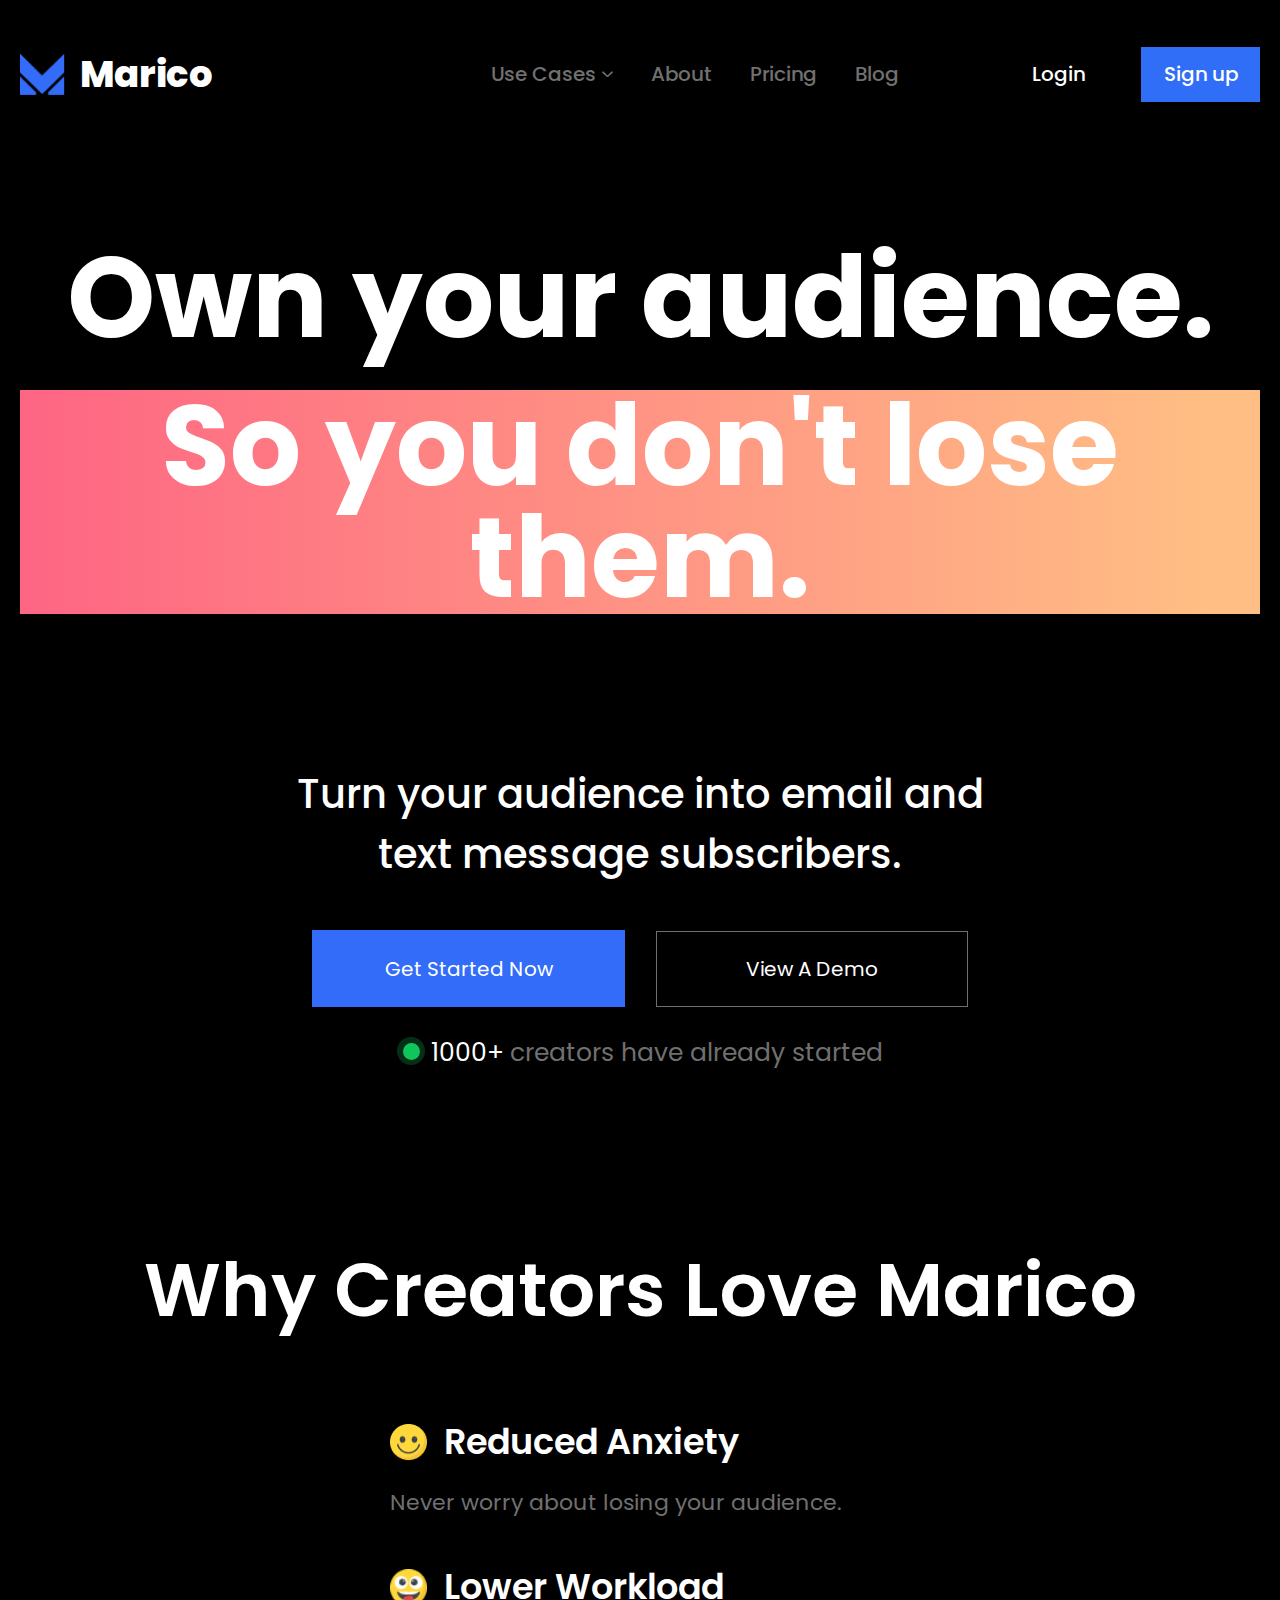
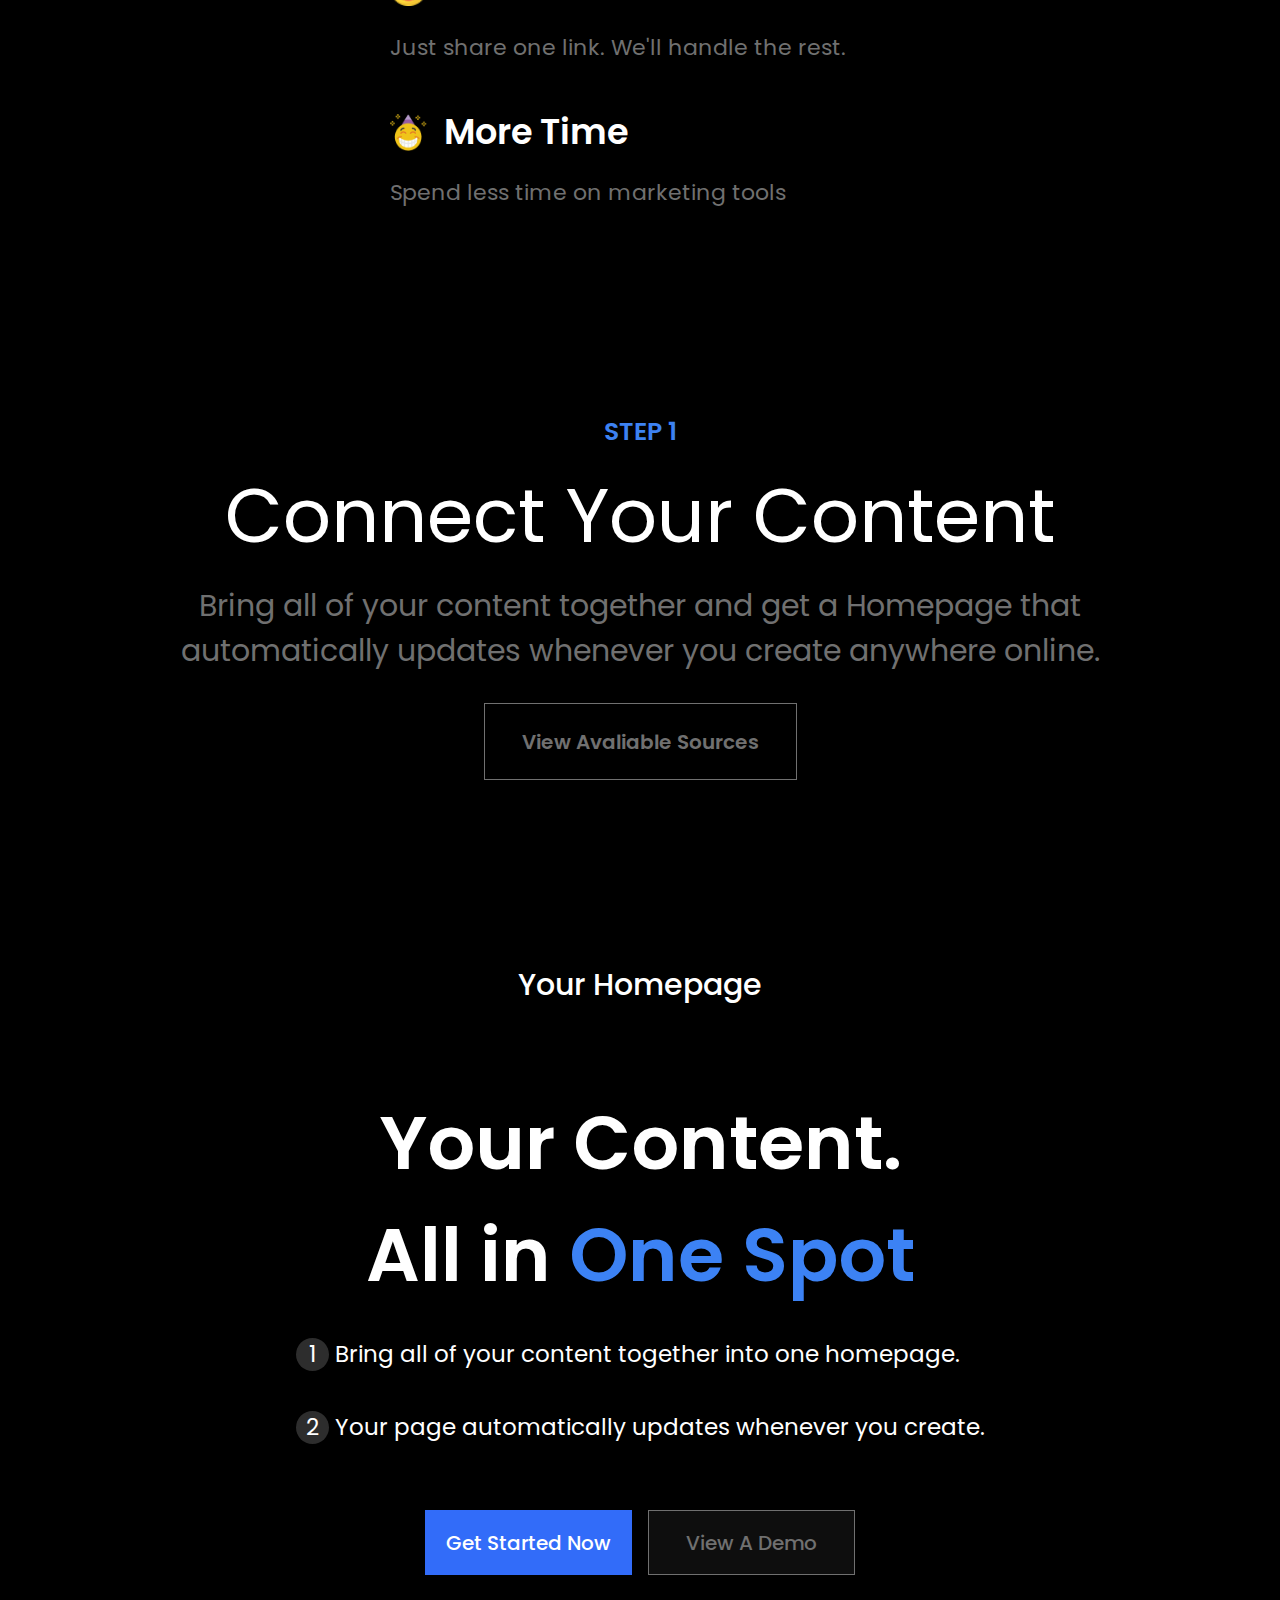
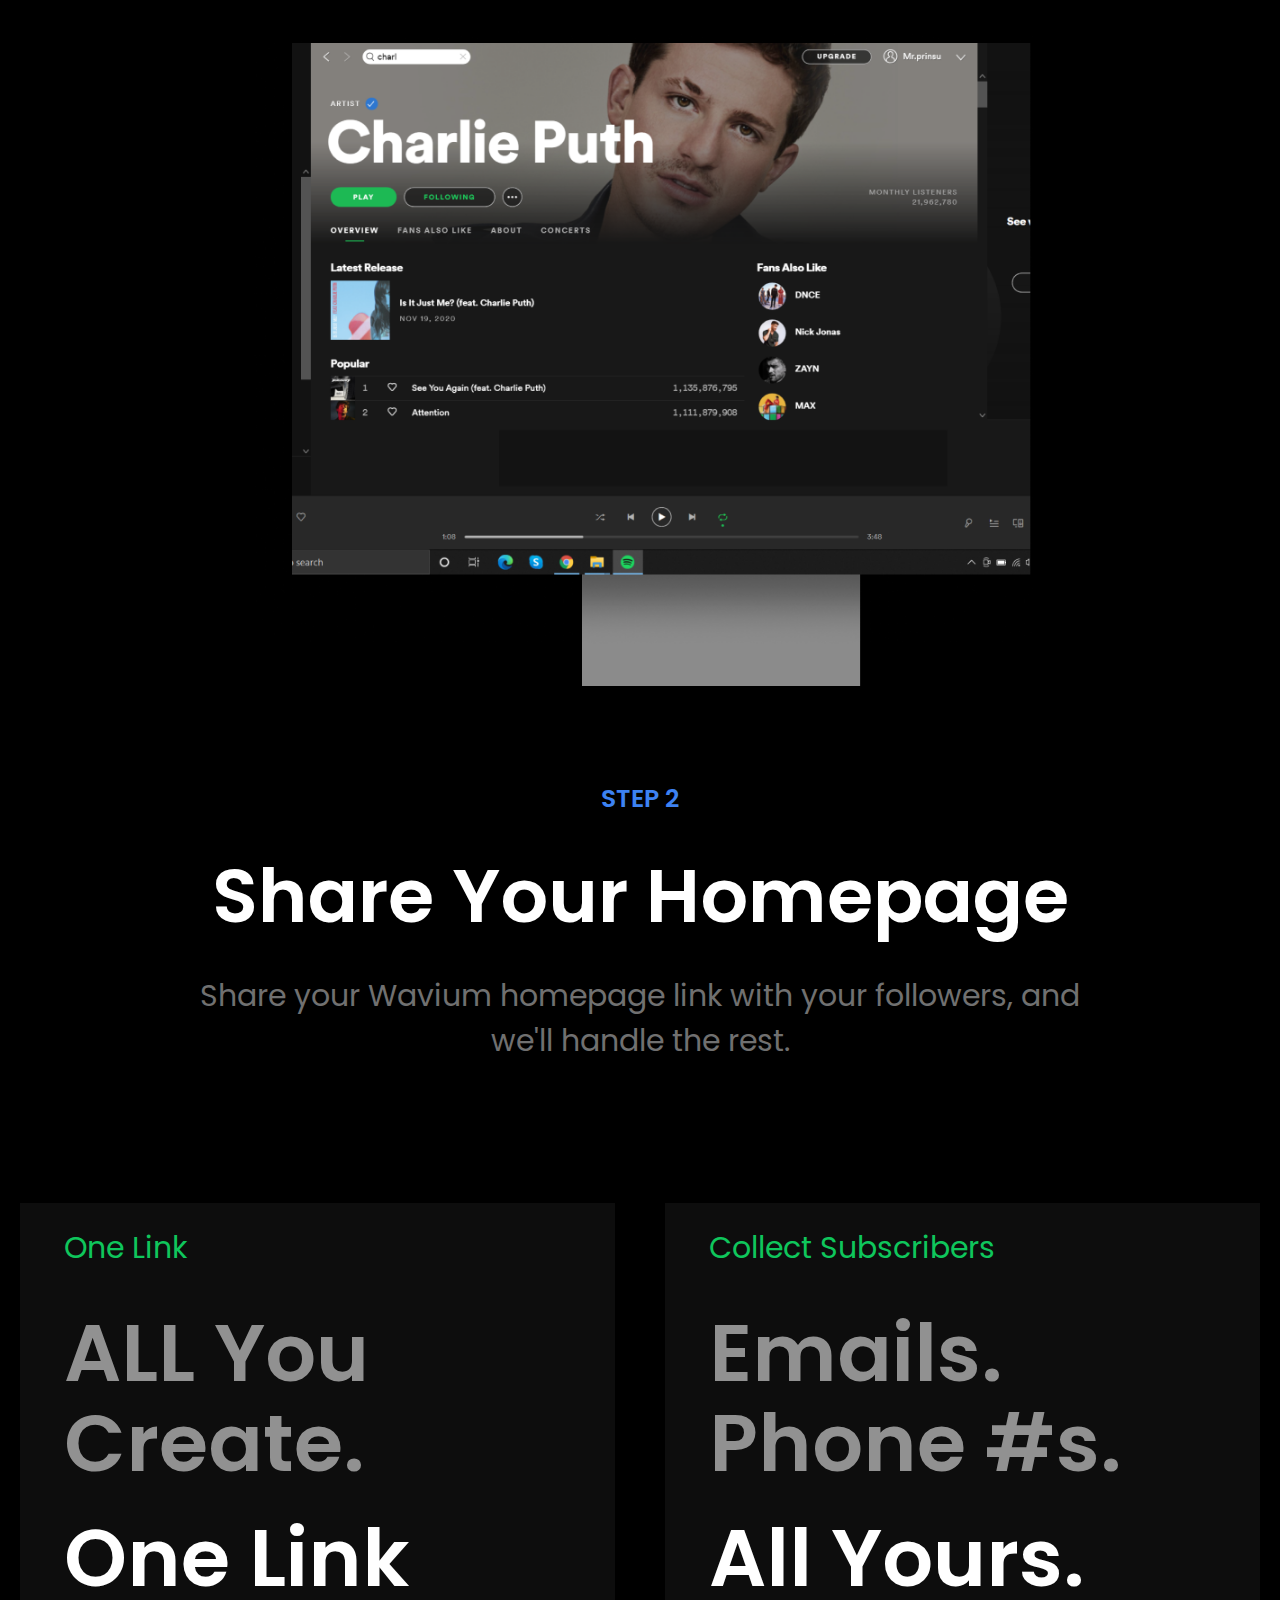
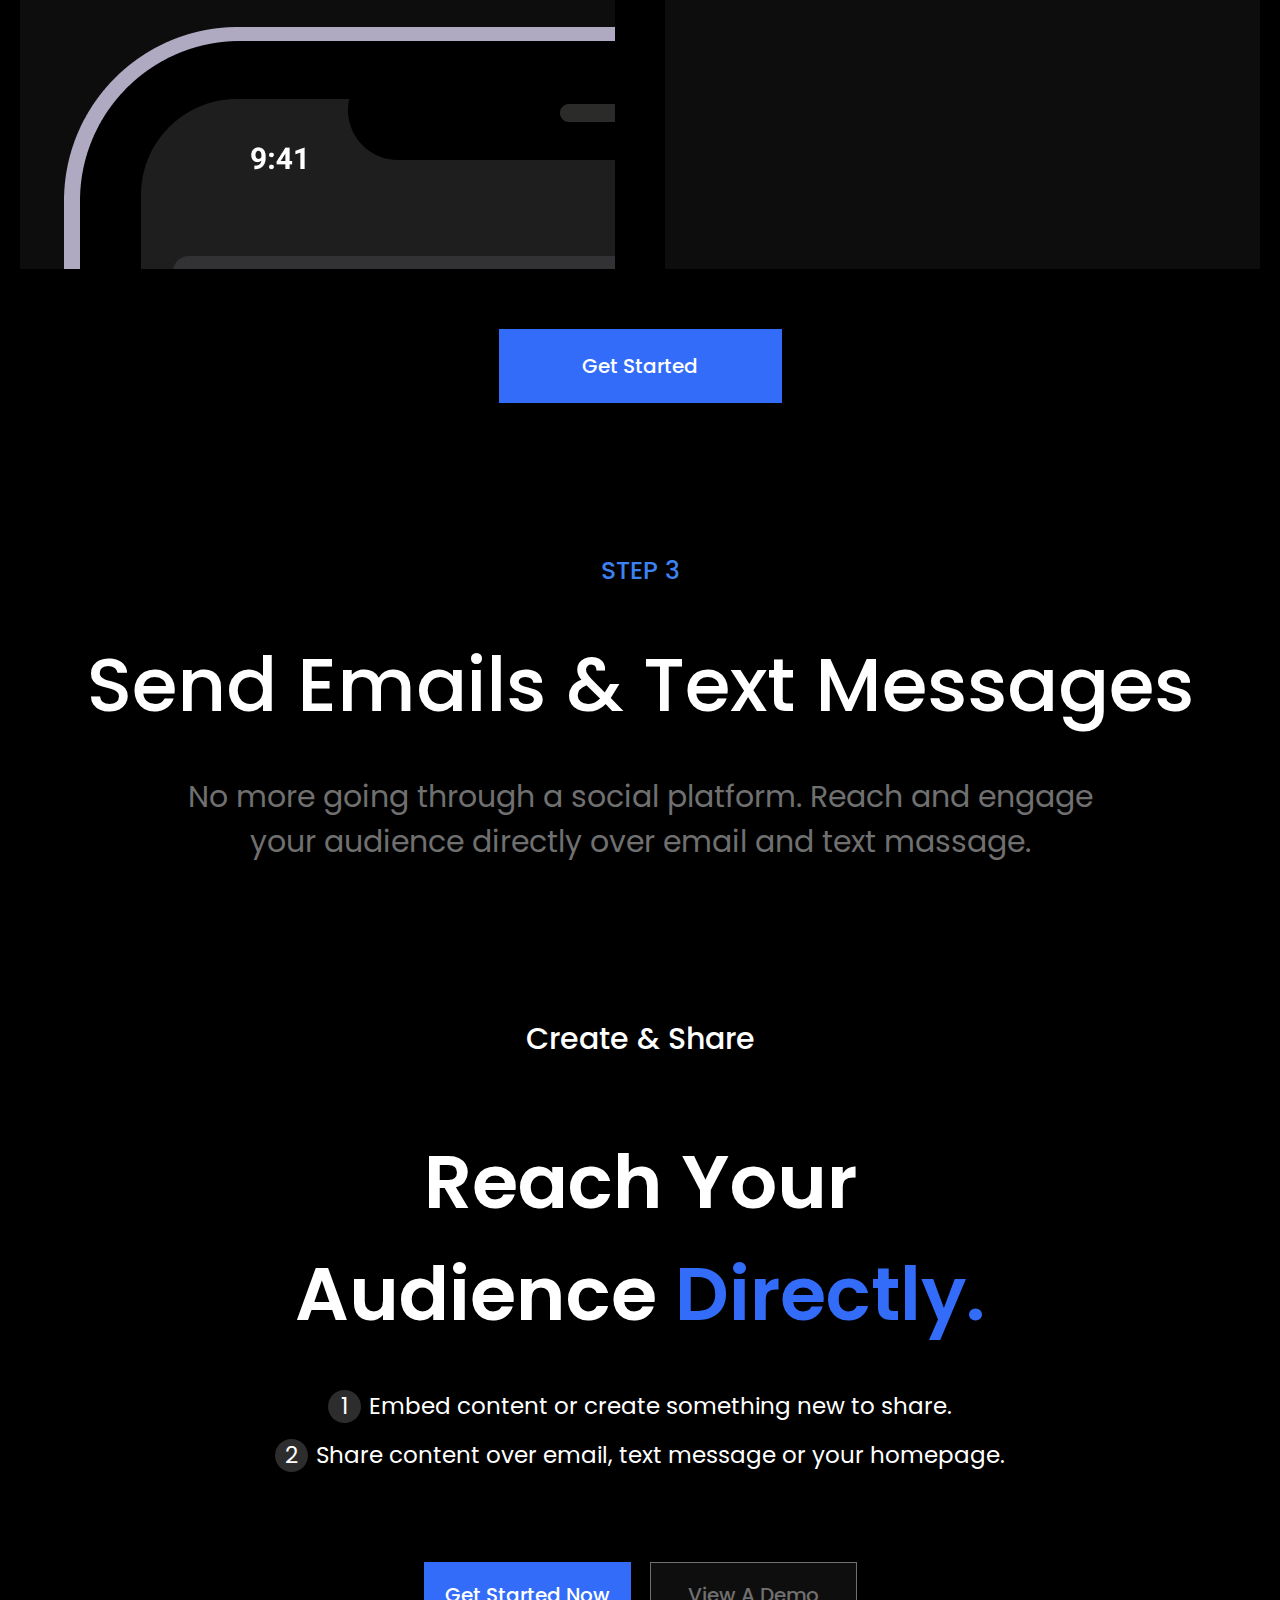
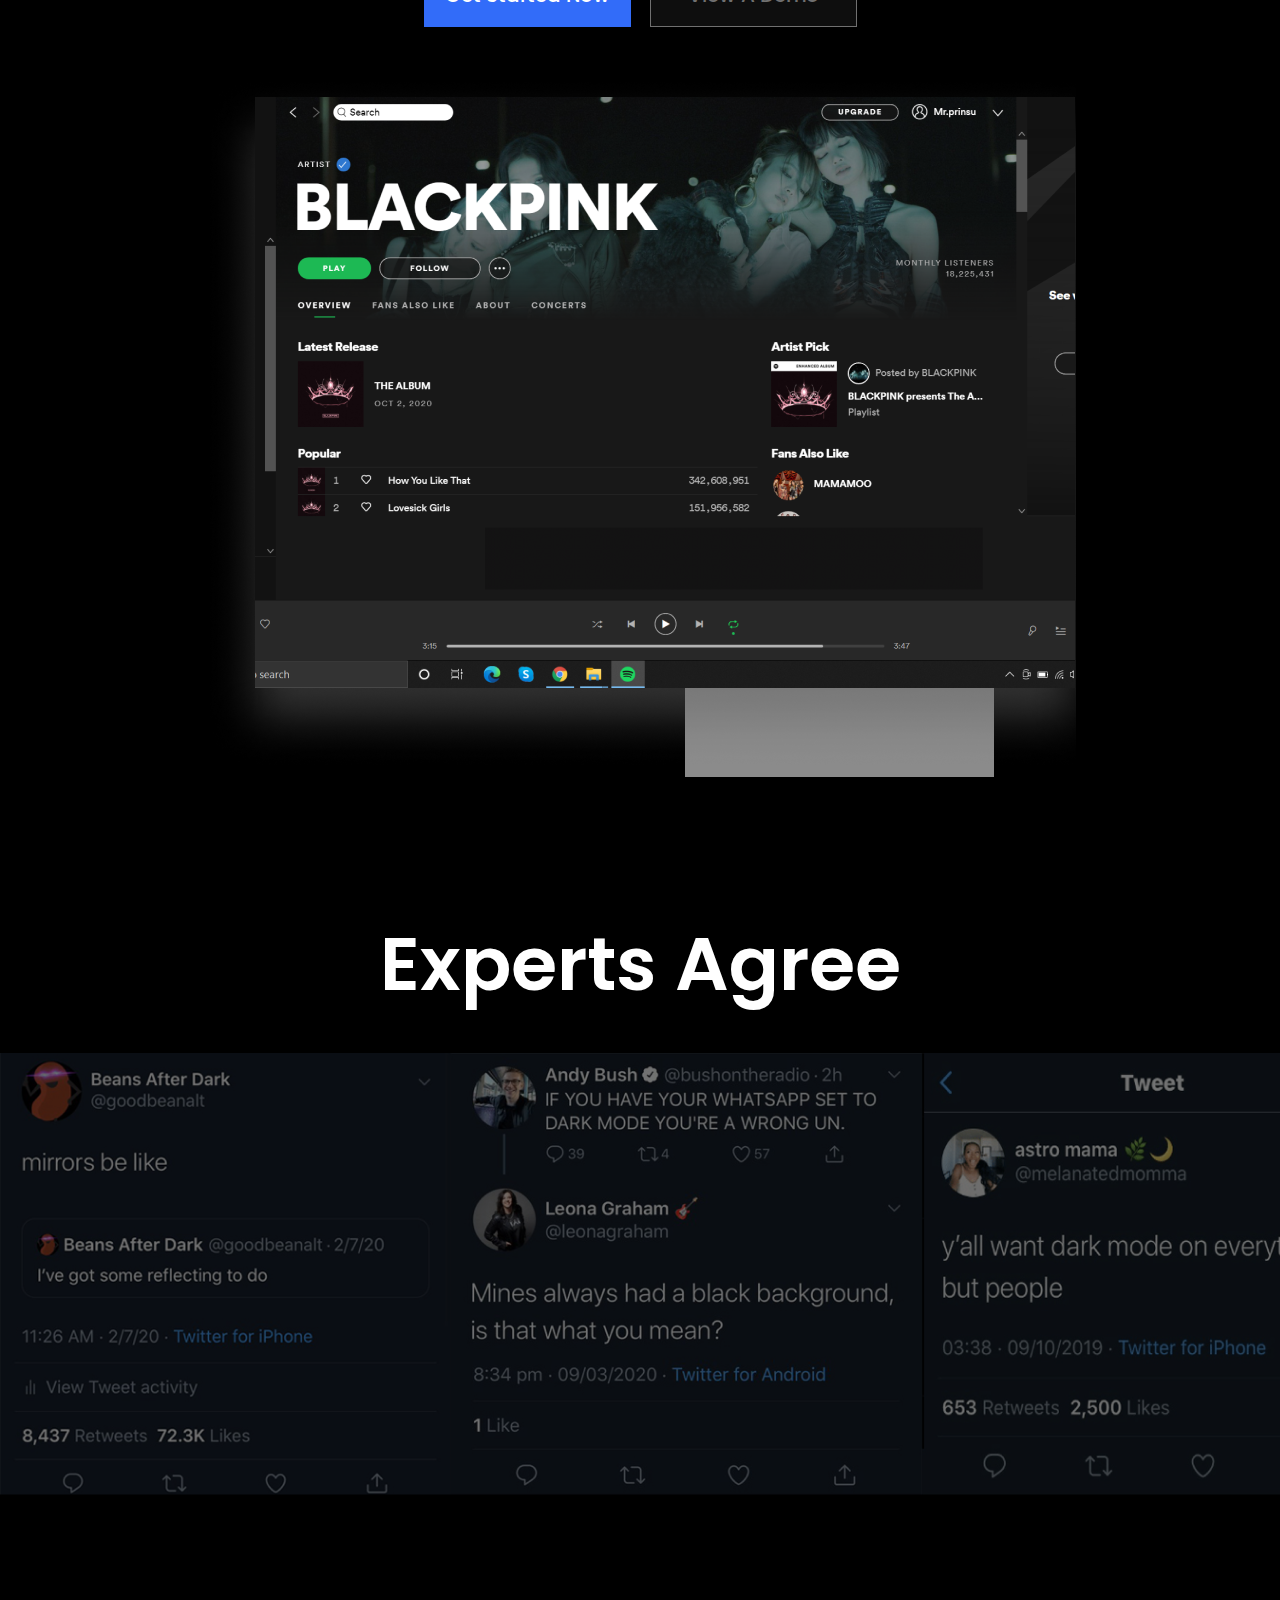
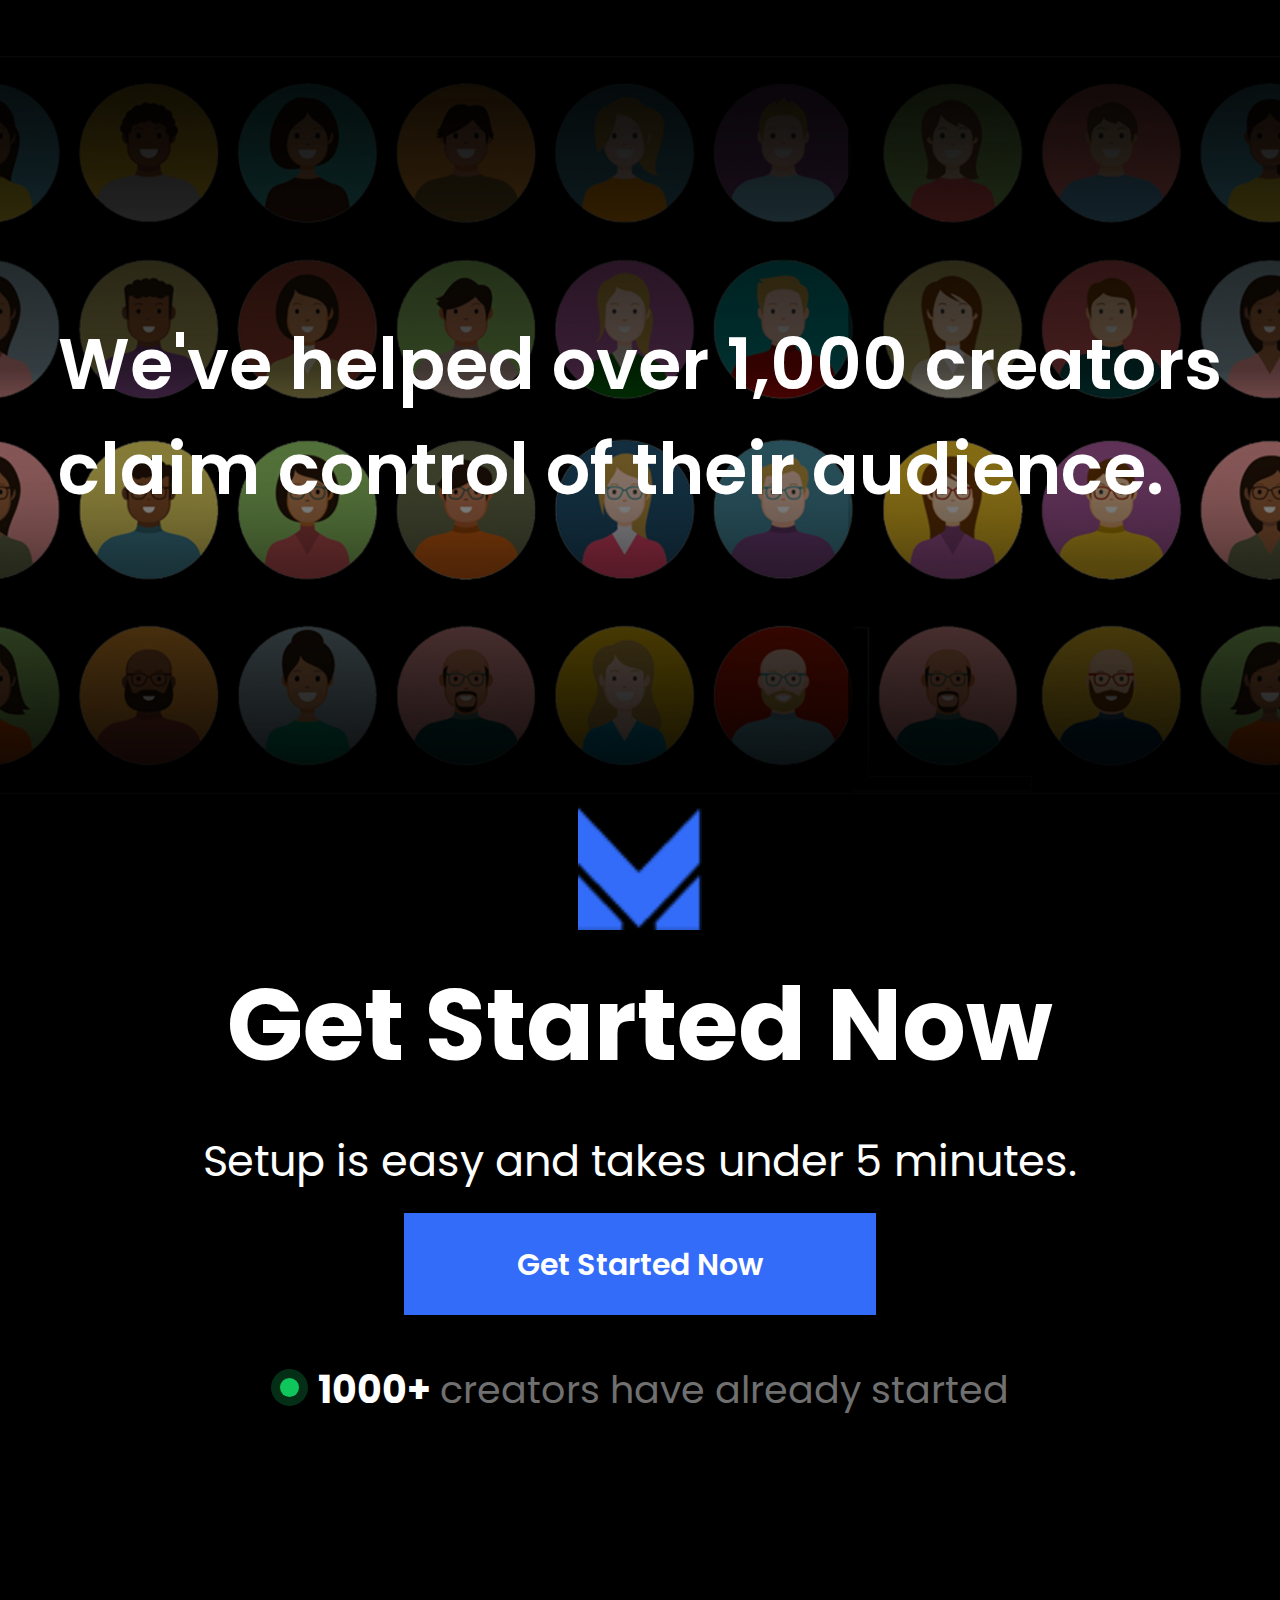
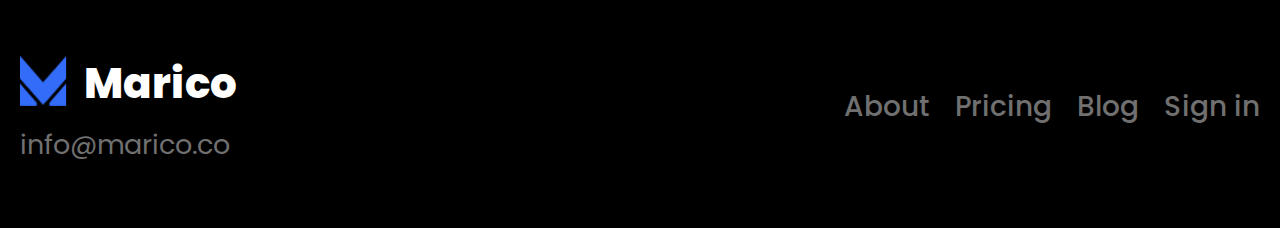
<file: index.html>
<!DOCTYPE html>
<html lang="en">

<head>
   <meta charset="UTF-8">
   <meta http-equiv="X-UA-Compatible" content="IE=edge">
   <meta name="viewport" content="width=device-width, initial-scale=1.0">
   <title>Marico Web Design</title>

   <link rel="stylesheet" href="css/style.css">
   <link rel="preconnect" href="https://fonts.googleapis.com">
   <link rel="preconnect" href="https://fonts.gstatic.com" crossorigin>
   <link href="https://fonts.googleapis.com/css2?family=Oswald:wght@200;300;400;500;600;700&display=swap"
      rel="stylesheet">
   <link rel="apple-touch-icon" sizes="76x76" href="/apple-touch-icon.png">
   <link rel="icon" type="image/png" sizes="32x32" href="/favicon-32x32.png">
   <link rel="icon" type="image/png" sizes="16x16" href="/favicon-16x16.png">
   <link rel="manifest" href="/site.webmanifest">
   <link rel="mask-icon" href="/safari-pinned-tab.svg" color="#5bbad5">
   <meta name="msapplication-TileColor" content="#da532c">
   <meta name="theme-color" content="#ffffff">
   <link rel="preconnect" href="https://fonts.googleapis.com">
   <link rel="preconnect" href="https://fonts.gstatic.com" crossorigin>
   <link
      href="https://fonts.googleapis.com/css2?family=Oswald:wght@200;300;400;500;600;700&family=Poppins:ital,wght@0,100;0,200;0,300;0,400;0,500;0,600;0,700;0,800;0,900;1,100;1,200;1,300;1,400;1,500;1,600;1,700;1,800;1,900&display=swap"
      rel="stylesheet">


</head>



<body>
   <div class="sectionOne">
      <div class="secOne-wrk">


         <div class="first-line">
            <div class="fs-row">
               <div class="fs-element-1">
                  <img src="img/logo.png" alt="404">
                  <a href="/index.html">Marico</a>
               </div>
               <div class="fs-elementTwoAndThree">
                  <div class="fs-element-2">
                     <ul>
                        <li>
                           <a href="">
                              Use Cases
                              <div id="openList"><img src="img/Shape.png" alt=""></div>
                           </a>

                        </li>
                        <li><a href="/aboutUs.html">About</a></li>
                        <li><a href="/pricing.html">Pricing</a></li>
                        <li><a href="/blog.html">Blog</a></li>
                     </ul>
                  </div>
                  <div class="fs-element-3">
                     <button><a href="/logIn.html">Login</a></button>
                     <button><a href="/signUp.html">Sign up</a></button>
                  </div>
               </div>

               <div class="fs-burgermenu-wraper">
                  <div class="fs-burgermenu">
                     <span></span>
                     <span></span>
                     <span></span>
                  </div>
               </div>
            </div>
         </div>




         <div class="second-line">
            <div class="sl-column">
               <div class="sl-element-1">
                  <p>Own your audience.</p>
                  <p>So you don't lose them.</p>
               </div>
               <div class="sl-element-2">
                  <p>Turn your audience into email and<br>
                     text message subscribers.</p>
                  <div class="sl-element-2-buttons">
                     <button><a href="/logIn.html">Get Started Now</a></button>
                     <button>View A Demo</button>
                  </div>
                  <div class="sl-element-2-button-text">
                     <div class="sl-ele-2-bt-outer">
                        <div class="sl-ele-2-bt-inner"></div>
                     </div>
                     <p><span>1000+</span>creators have already started</p>
                  </div>
               </div>
            </div>
         </div>
         <div class="third-line">
            <div class="thl-wrk">
               <div class="thl-row">
                  <div class="thl-element-1">
                     <p>Why Creators Love Marico</p>
                  </div>
                  <div class="thl-element-2">
                     <div class="thl-sub-element">
                        <div class="thl-visceral-1">
                           <img src="img/Smile_emoji.png" alt="">
                           <p>Reduced Anxiety</p>
                        </div>
                        <div class="thl-visceral-2">
                           <p>Never worry about losing your audience.</p>
                        </div>
                     </div>
                     <div class="thl-sub-element">
                        <div class="thl-visceral-1">
                           <img src="img/Happy_emoji.png" alt="">
                           <p>Lower Workload</p>
                        </div>
                        <div class="thl-visceral-2">
                           <p>Just share one link. We'll handle the rest.</p>
                        </div>
                     </div>
                     <div class="thl-sub-element">
                        <div class="thl-visceral-1">
                           <img src="img/Party_emoji.png" alt="">
                           <p>More Time</p>
                        </div>
                        <div class="thl-visceral-2">
                           <p>Spend less time on marketing tools</p>
                        </div>
                     </div>
                  </div>
               </div>
            </div>
         </div>
      </div>
   </div>






   <div class="sectionTwo">
      <div class="secTwo-wrk">
         <div class="stepOne-line">
            <div class="stOne-element-1">
               <p>STEP 1</p>
               <p>Connect Your Content</p>
               <p>Bring all of your content together and get a Homepage that<br>
                  automatically updates whenever you create anywhere online.</p>
               <button>View Avaliable Sources</button>
            </div>
            <div class="stOne-element-2">
               <div class="stOne-eleTwo-sub-one">
                  <p>Your Homepage</p>
                  <p>Your Content. <br> All in <span>One Spot</span></p>
                  <p>Bring all of your content together into one homepage.</p>
                  <p>Your page automatically updates whenever you create.</p>
                  <div class="stOne-eleTwo-buttons">
                     <button>Get Started Now</button>
                     <button>View A Demo</button>
                  </div>
               </div>
               <div class="stOne-eleTwo-sub-two">
                  <div class="stpThree-subele-img"><img src="img/Screen.png" alt=""></div>
               </div>
            </div>
         </div>

         <div class="stepTwo-line">
            <div class="stTwo-wrk">
               <div class="stTwo-element-1">
                  <p>STEP 2</p>
                  <p>Share Your Homepage</p>
                  <p>Share your Wavium homepage link with your followers, and<br>
                     we'll handle the rest.</p>
               </div>
               <div class="stTwo-element-2">
                  <div class="stTwo-subelement">
                     <p>One Link</p>
                     <p>ALL You Create.</p>
                     <p>One Link</p>
                     <div class="stTwo-subele-image"><img src="img/Mobile.png" alt=""></div>
                  </div>
                  <div class="stTwo-subelement">
                     <p>Collect Subscribers</p>
                     <p>Emails.<br> Phone #s.</p>

                     <p>All Yours.</p>
                  </div>

               </div>

            </div>
            <div class="stTwo-button">
               <button>Get Started</button>
            </div>
         </div>

         <div class="stepThree-line">
            <div class="stpThree-wrk">
               <div class="stpThree-element-1">
                  <p>STEP 3</p>
                  <p>Send Emails & Text Messages</p>
                  <p>No more going through a social platform. Reach and engage<br>
                     your audience directly over email and text massage.</p>
               </div>
               <div class="stpThree-element-2">
                  <div class="stpThree-subelement">
                     <p>Create & Share</p>
                     <p>Reach Your<br> Audience <span>Directly.</span></p>
                     <p>Embed content or create something new to share.</p>
                     <p>Share content over email, text message or your homepage.</p>
                     <div class="stpThree-subele-buttons">
                        <button>Get Started Now</button>
                        <button>View A Demo</button>
                     </div>
                  </div>
                  <div class="stpThree-subelement">
                     <div class="stpThree-subele-img"><img src="img/ScreenZwei.png" alt=""></div>
                  </div>
               </div>
            </div>
         </div>
      </div>
   </div>

   <div class="sectionThree">
      <div class="secThree-wrk">
         <div class="expertsLine">
            <div class="expWrk">
               <p>Experts Agree</p>
               <div class="exp-bg">
                  <div>
                  </div>
               </div>
            </div>
         </div>
         <div class="bg-line">
            <div class="bgLine-wrk">
               <p>We've helped over 1,000 creators <br>
                  claim control of their audience.</p>
            </div>
         </div>

         <div class="preLast-line">
            <div class="prl-wrk">
               <img src="img/logo.png" alt="404">
               <p>Get Started Now</p>
               <p>Setup is easy and takes under 5 minutes.</p>
               <button>Get Started Now</button>
               <div class="prl-textAndCircle">
                  <div class="prl-circletext">
                     <div class="prl-visceralCircle"></div>
                  </div>
                  <p><span>1000+</span> creators have already started</p>
               </div>
            </div>
         </div>

         <div class="last-line">
            <div class="lal-wrk">
               <div class="lal-element-1">
                  <div class="lal-subele-1">
                     <div class="lal-subele-1-img"><img src="img/logo.png" alt="404"></div>
                     <p>Marico</p>
                  </div>
                  <p>info@marico.co</p>
               </div>
               <div class="lal-element-2">
                  <ul class="lal-element-2-list">
                     <li data-set="true"><a href="/aboutUs.html">About</a></li>
                     <li data-set="true"><a href="/pricing.html">Pricing</a></li>
                     <li data-set="true"><a href="/blog.html">Blog</a></li>
                     <li data-set="true"><a href="/signUp.html">Sign in</a></li>
                  </ul>
               </div>
            </div>
         </div>
      </div>
   </div>
   <br><br><br><br><br>


   <script src="js/script.js"></script>
</body>

</html>
</file>
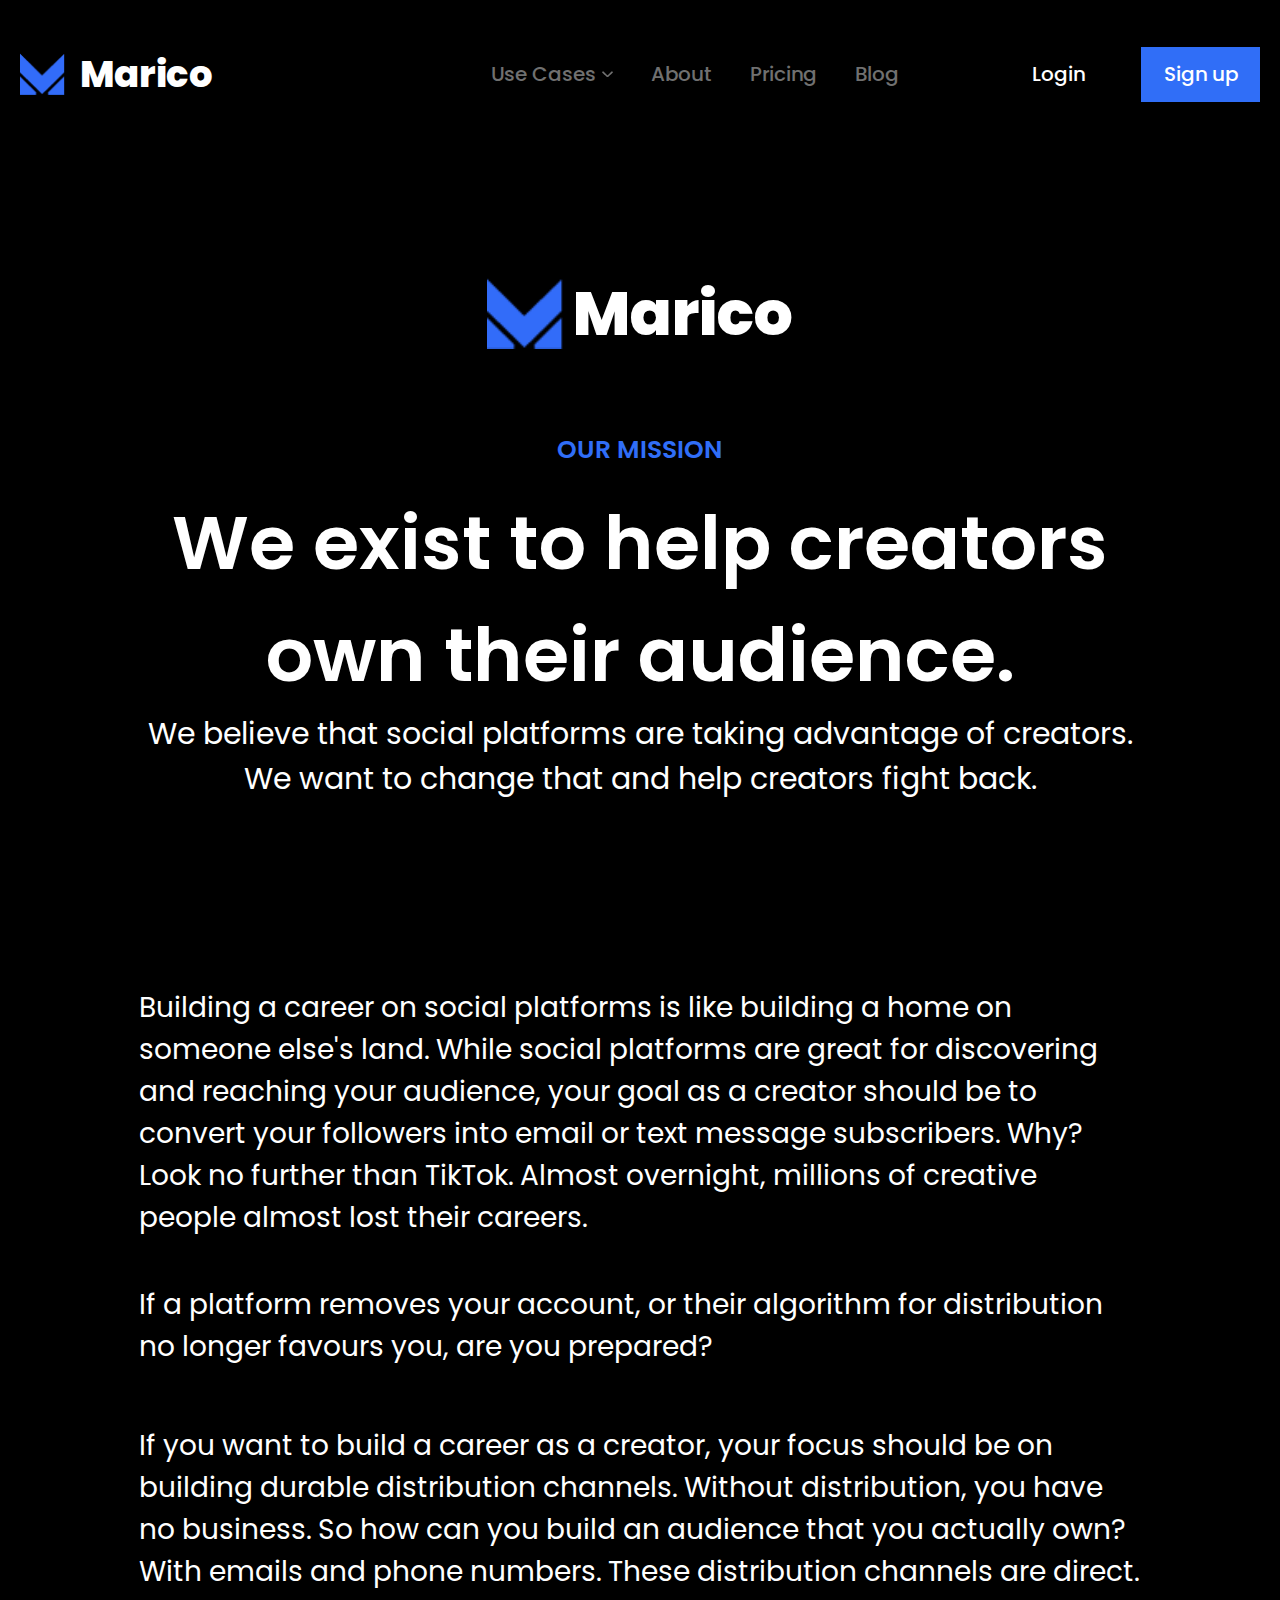
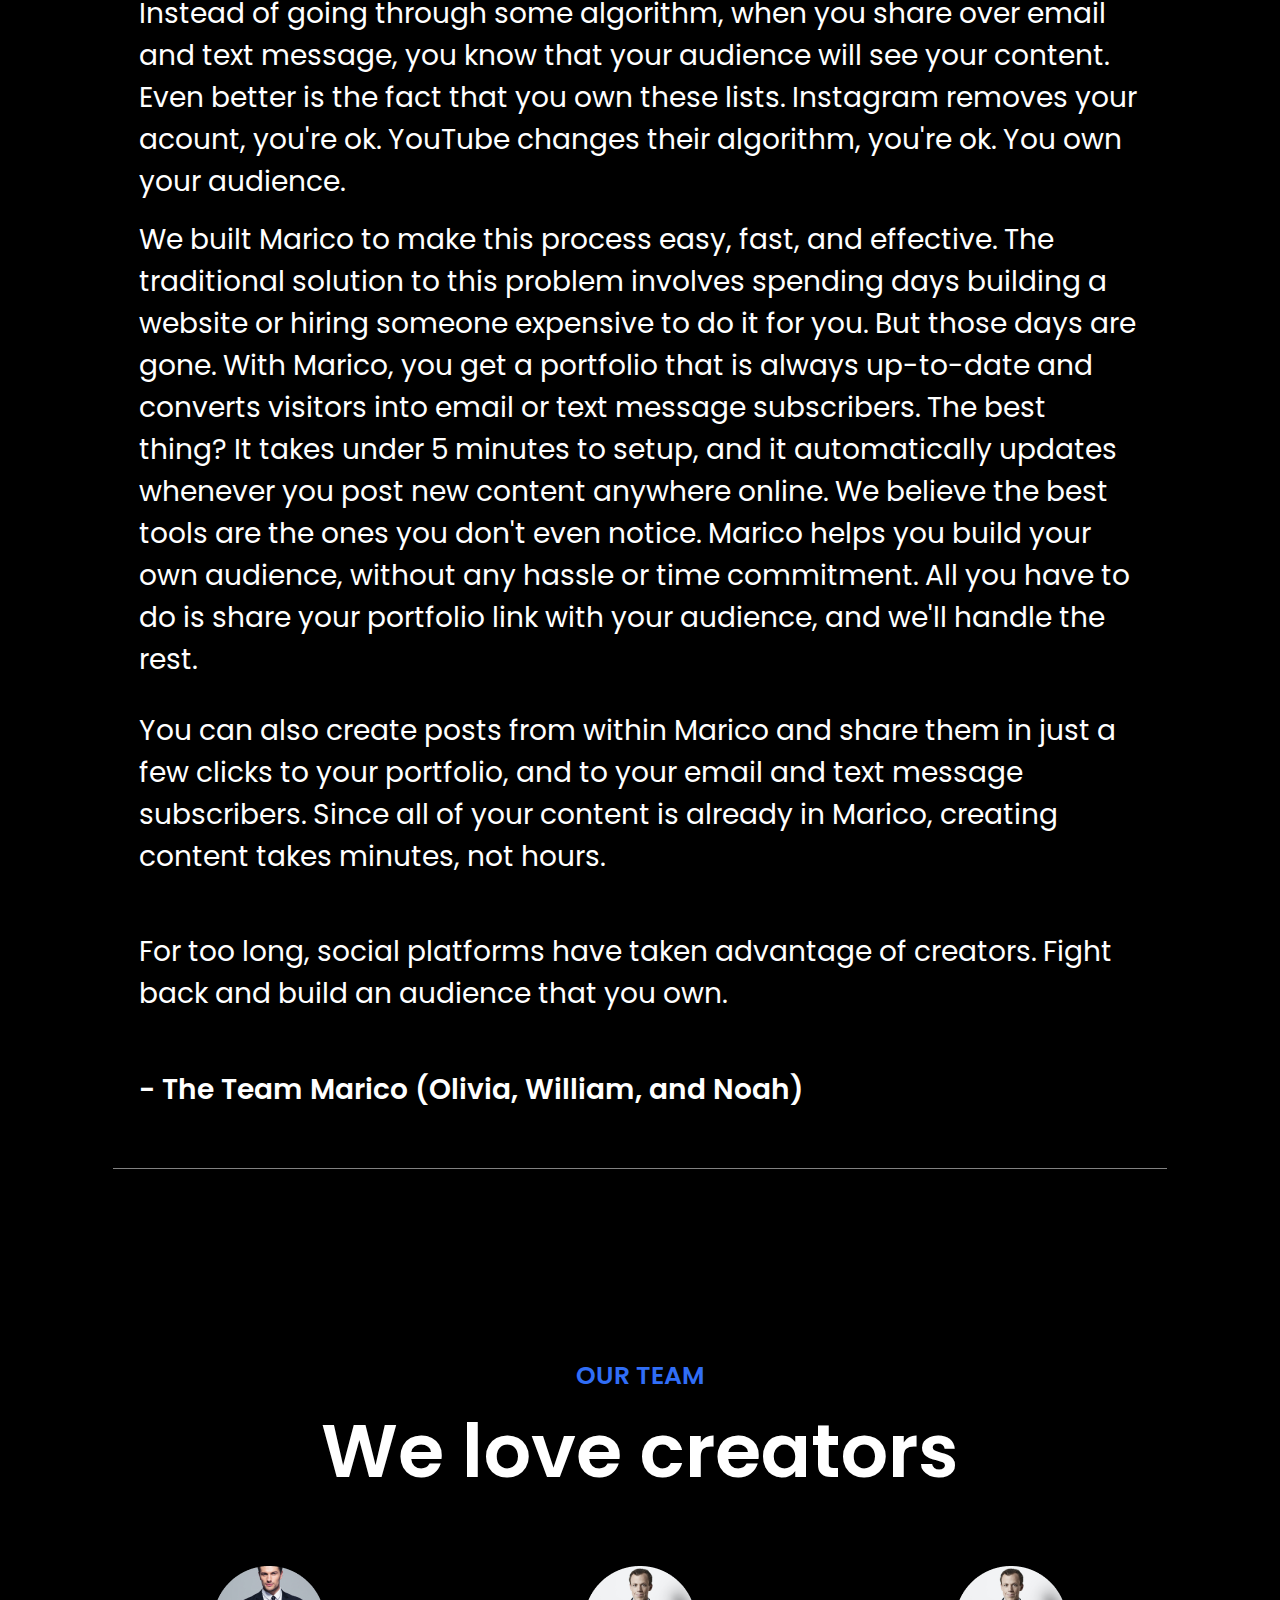
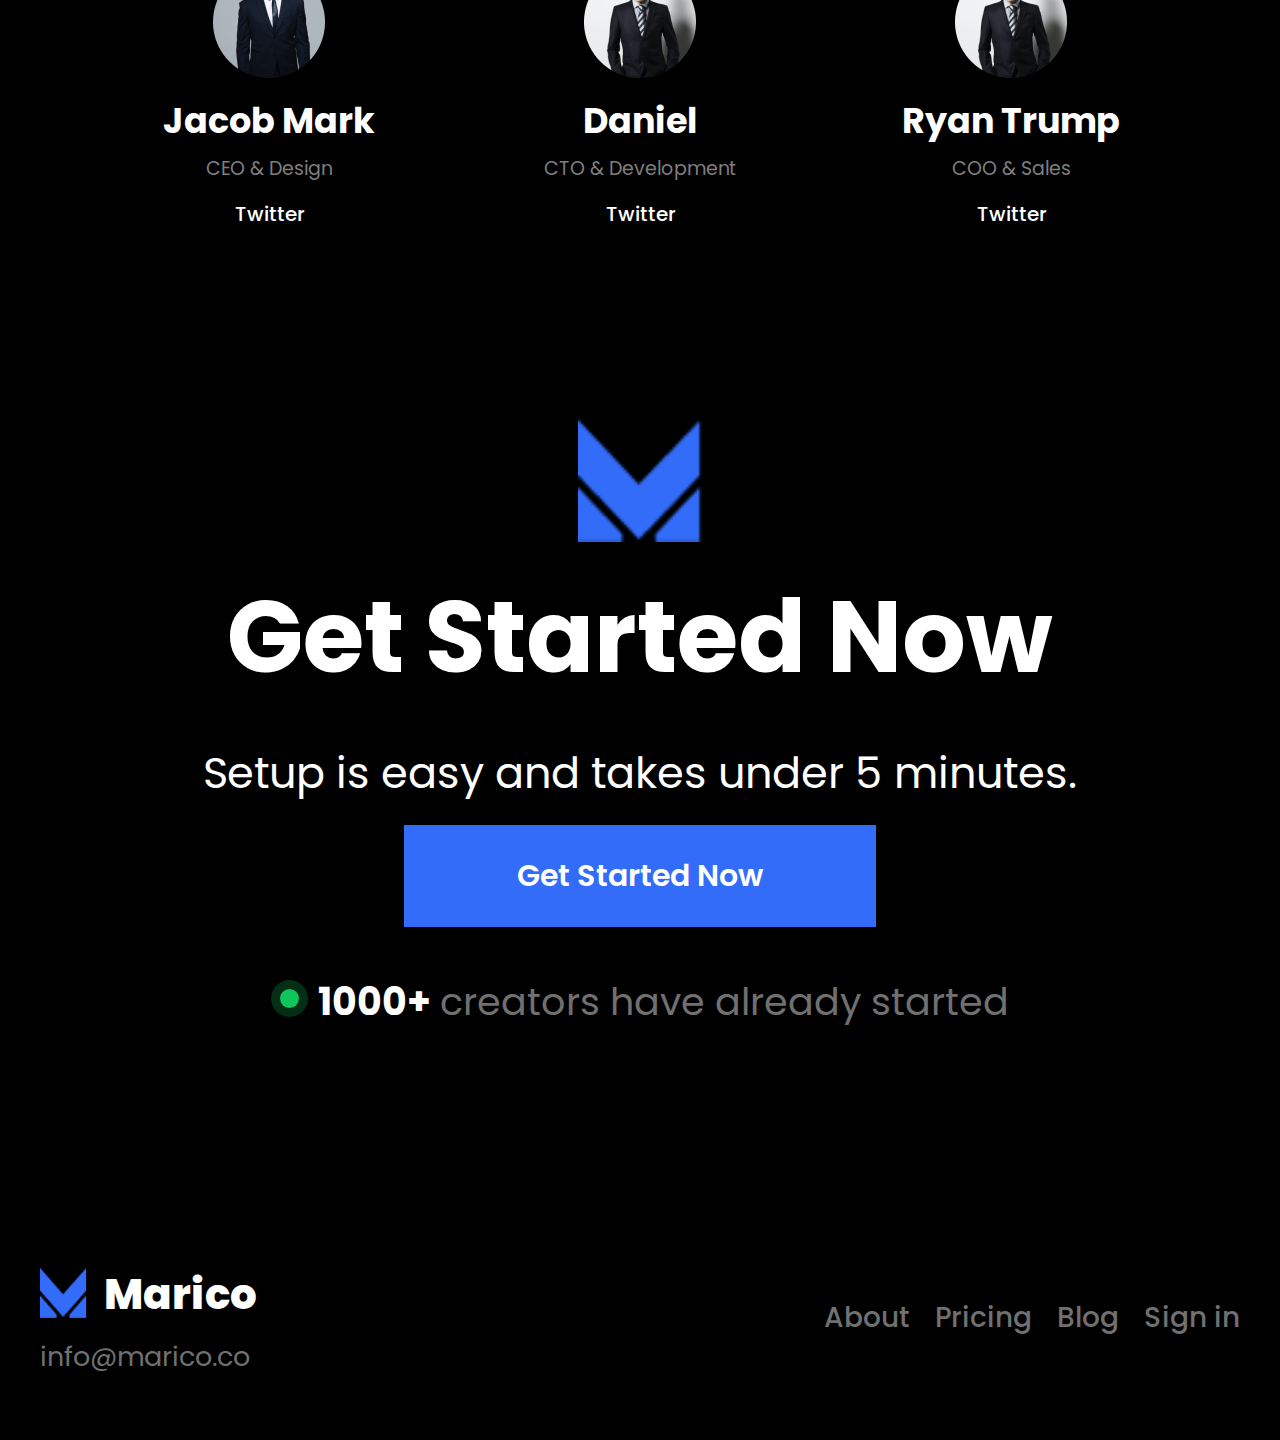
<file: aboutUs.html>
<!DOCTYPE html>
<html lang="en">

<head>
   <meta charset="UTF-8">
   <meta http-equiv="X-UA-Compatible" content="IE=edge">
   <meta name="viewport" content="width=device-width, initial-scale=1.0">
   <title>Marico WB About us</title>
   <link rel="preconnect" href="https://fonts.googleapis.com">
   <link rel="preconnect" href="https://fonts.gstatic.com" crossorigin>
   <link href="https://fonts.googleapis.com/css2?family=Oswald:wght@200;300;400;500;600;700&display=swap"
      rel="stylesheet">
   <link rel="apple-touch-icon" sizes="76x76" href="/apple-touch-icon.png">
   <link rel="icon" type="image/png" sizes="32x32" href="/favicon-32x32.png">
   <link rel="icon" type="image/png" sizes="16x16" href="/favicon-16x16.png">
   <link rel="manifest" href="/site.webmanifest">
   <link rel="mask-icon" href="/safari-pinned-tab.svg" color="#5bbad5">
   <meta name="msapplication-TileColor" content="#da532c">
   <meta name="theme-color" content="#ffffff">
   <link rel="preconnect" href="https://fonts.googleapis.com">
   <link rel="preconnect" href="https://fonts.gstatic.com" crossorigin>
   <link
      href="https://fonts.googleapis.com/css2?family=Oswald:wght@200;300;400;500;600;700&family=Poppins:ital,wght@0,100;0,200;0,300;0,400;0,500;0,600;0,700;0,800;0,900;1,100;1,200;1,300;1,400;1,500;1,600;1,700;1,800;1,900&display=swap"
      rel="stylesheet">
   <link rel="stylesheet" href="css/aboutUs.css">
</head>

<body>




   <div class="sectionOne">
      <div class="secOne-wrk">
         <div class="first-line">
            <div class="fs-row">
               <div class="fs-element-1">
                  <img src="img/logo.png" alt="404">
                  <a href="/index.html">Marico</a>
               </div>
               <div class="fs-elementTwoAndThree">
                  <div class="fs-element-2">
                     <ul>
                        <li>
                           <a href="">
                              Use Cases
                              <div id="openList"><img src="img/Shape.png" alt=""></div>
                           </a>

                        </li>
                        <li><a href="/aboutUs.html">About</a></li>
                        <li><a href="/pricing.html">Pricing</a></li>
                        <li><a href="/blog.html">Blog</a></li>
                     </ul>
                  </div>
                  <div class="fs-element-3">
                     <button><a href="/logIn.html">Login</a></button>
                     <button><a href="/signUp.html">Sign up</a></button>
                  </div>
               </div>

               <div class="fs-burgermenu-wraper">
                  <div class="fs-burgermenu">
                     <span></span>
                     <span></span>
                     <span></span>
                  </div>
               </div>
            </div>
         </div>


         <div class="second-line">
            <div class="sl-wrk">
               <div class="sl-element-1">
                  <div class="sl-subelement-1">
                     <img src="img/logo.png" alt="">
                     <p>Marico</p>
                  </div>
                  <div class="sl-subelement-2">
                     <p>OUR MISSION</p>
                     <p>We exist to help creators<br>
                        own their audience.</p>
                     <p>We believe that social platforms are taking advantage of creators.<br>
                        We want to change that and help creators fight back. </p>
                  </div>
               </div>
               <div class="sl-element-2">
                  <p>Building a career on social platforms is like building a home on someone else's
                     land. While social platforms are great for discovering and reaching your audience,
                     your goal as a creator should be to convert your followers into email or text
                     message subscribers. Why? Look no further than TikTok. Almost overnight,
                     millions of creative people almost lost their careers. </p>
                  <p>If a platform removes your account, or their algorithm for distribution no longer
                     favours you, are you prepared? </p>
                  <p>If you want to build a career as a creator, your focus should be on building durable
                     distribution channels. Without distribution, you have no business. So how can you
                     build an audience that you actually own? With emails and phone numbers. These
                     distribution channels are direct. Instead of going through some algorithm, when
                     you share over email and text message, you know that your audience will see your
                     content. Even better is the fact that you own these lists. Instagram removes your
                     acount, you're ok. YouTube changes their algorithm, you're ok. You own your
                     audience. </p>
                  <p>We built Marico to make this process easy, fast, and effective. The traditional
                     solution to this problem involves spending days building a website or hiring
                     someone expensive to do it for you. But those days are gone. With Marico, you
                     get a portfolio that is always up-to-date and converts visitors into email or text
                     message subscribers. The best thing? It takes under 5 minutes to setup, and it
                     automatically updates whenever you post new content anywhere online. We
                     believe the best tools are the ones you don't even notice. Marico helps you build
                     your own audience, without any hassle or time commitment. All you have to do is
                     share your portfolio link with your audience, and we'll handle the rest. </p>
                  <p>You can also create posts from within Marico and share them in just a few clicks
                     to your portfolio, and to your email and text message subscribers. Since all of your
                     content is already in Marico, creating content takes minutes, not hours. </p>
                  <p>For too long, social platforms have taken advantage of creators. Fight back and
                     build an audience that you own. </p>
                  <p>- The Team Marico (Olivia, William, and Noah) </p>
                  <div class="sl-element-2-border"></div>
               </div>
            </div>
         </div>

         <div class="third-line">
            <div class="thl-wrk">
               <div class="thl-element-1">
                  <p>OUR TEAM</p>
                  <p>We love creators</p>
               </div>
               <div class="thl-element-2">
                  <div class="thl-subele">
                     <img src="img/Man-1.png" alt="">
                     <p>Jacob Mark</p>
                     <p>CEO & Design</p>
                     <p>Twitter</p>
                  </div>
                  <div class="thl-subele">
                     <img src="img/Man-2.png" alt="">
                     <p>Daniel</p>
                     <p>CTO & Development</p>
                     <p>Twitter</p>
                  </div>
                  <div class="thl-subele">
                     <img src="img/Man-2.png" alt="">
                     <p>Ryan Trump</p>
                     <p>COO & Sales</p>
                     <p>Twitter</p>
                  </div>
               </div>
            </div>
         </div>

         <div class="preLast-line">
            <div class="prl-wrk">
               <img src="img/logo.png" alt="404">
               <p>Get Started Now</p>
               <p>Setup is easy and takes under 5 minutes.</p>
               <button>Get Started Now</button>
               <div class="prl-textAndCircle">
                  <div class="prl-circletext">
                     <div class="prl-visceralCircle"></div>
                  </div>
                  <p><span>1000+</span> creators have already started</p>
               </div>
            </div>
         </div>

         <div class="last-line">
            <div class="lal-wrk">
               <div class="lal-element-1">
                  <div class="lal-subele-1">
                     <div class="lal-subele-1-img"><img src="img/logo.png" alt="404"></div>
                     <p>Marico</p>
                  </div>
                  <p>info@marico.co</p>
               </div>
               <div class="lal-element-2">
                  <ul>
                     <li><a href="/aboutUs.html">About</a></li>
                     <li><a href="https://google.com">Pricing</a></li>
                     <li><a href="/blog.html">Blog</a href=""></li>
                     <li><a href="/signUp.html">Sign in</a></li>
                  </ul>
               </div>
            </div>
         </div>
      </div>
      <br><br><br><br><br>
   </div>

   <script src="js/script.js"></script>
</body>

</html>
</file>
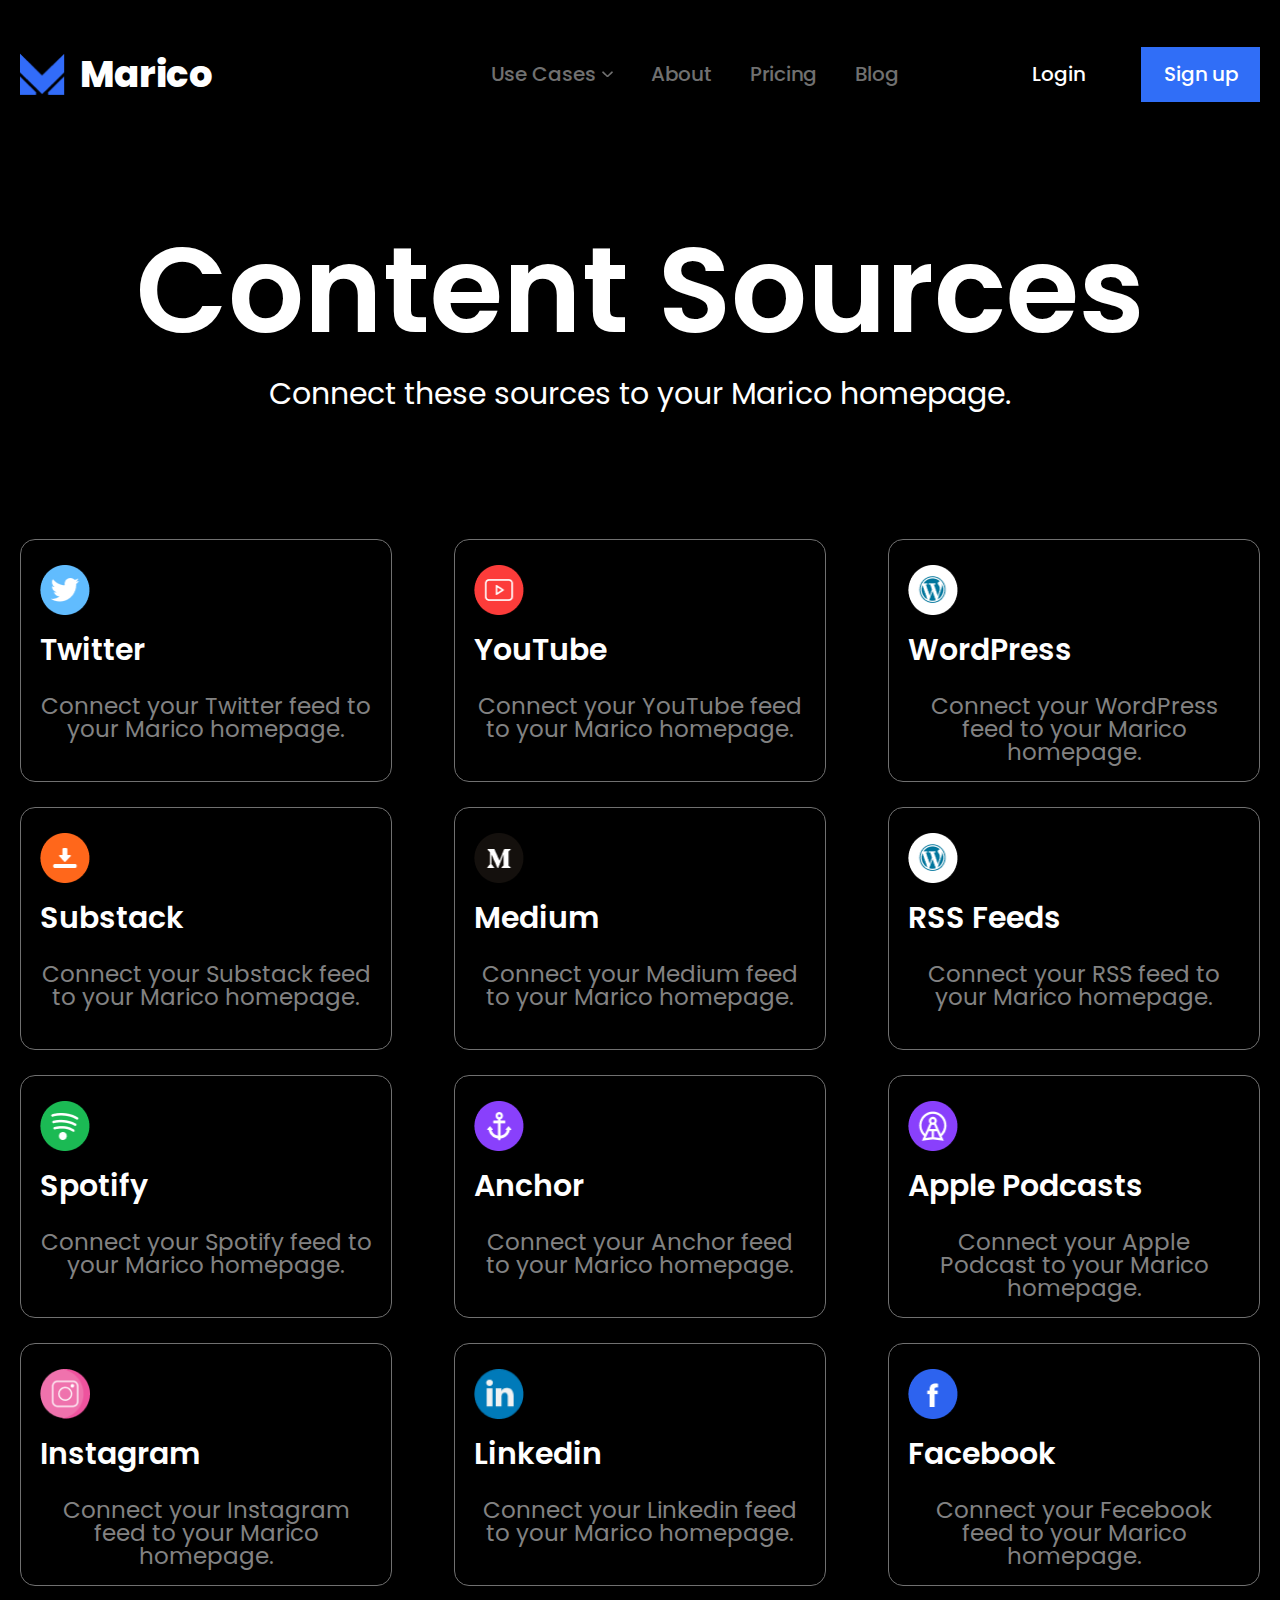
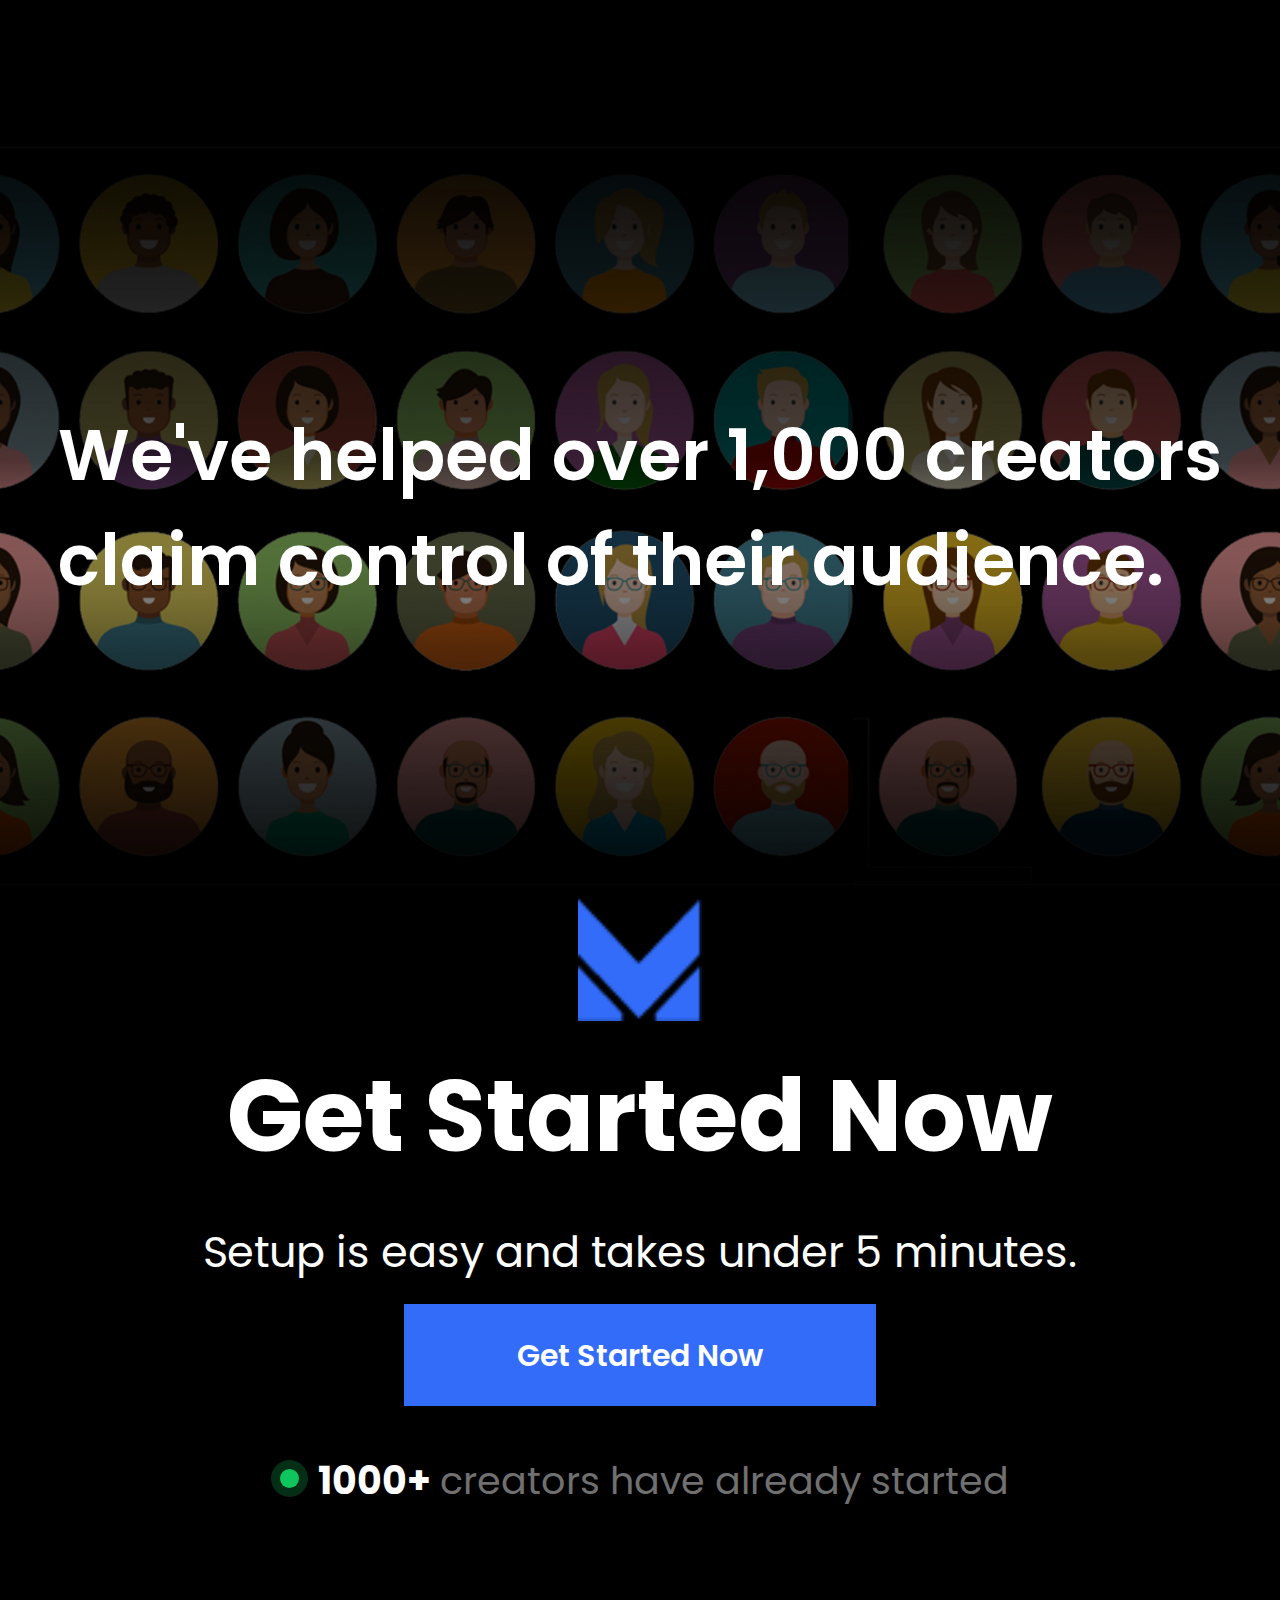
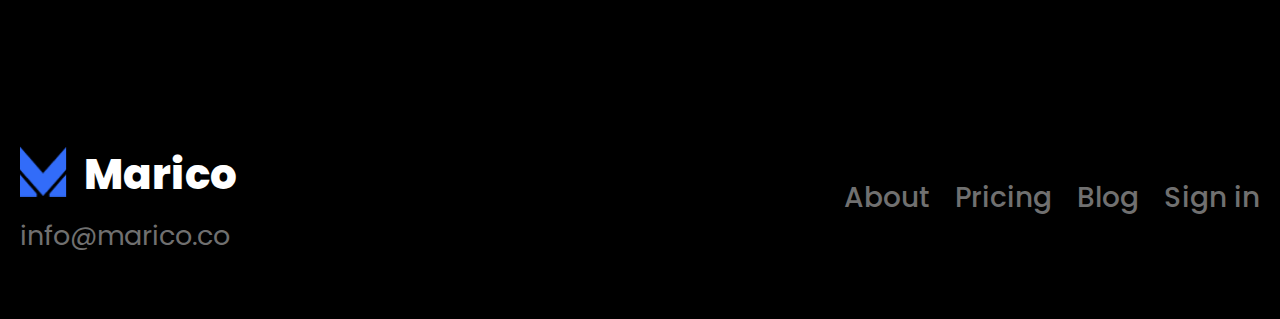
<file: blog.html>
<!DOCTYPE html>
<html lang="en">

<head>
   <meta charset="UTF-8">
   <meta http-equiv="X-UA-Compatible" content="IE=edge">
   <meta name="viewport" content="width=device-width, initial-scale=1.0">
   <title>Marico WD Blog</title>
   <link rel="preconnect" href="https://fonts.googleapis.com">
   <link rel="preconnect" href="https://fonts.gstatic.com" crossorigin>
   <link href="https://fonts.googleapis.com/css2?family=Oswald:wght@200;300;400;500;600;700&display=swap"
      rel="stylesheet">
   <link rel="apple-touch-icon" sizes="76x76" href="/apple-touch-icon.png">
   <link rel="icon" type="image/png" sizes="32x32" href="/favicon-32x32.png">
   <link rel="icon" type="image/png" sizes="16x16" href="/favicon-16x16.png">
   <link rel="manifest" href="/site.webmanifest">
   <link rel="mask-icon" href="/safari-pinned-tab.svg" color="#5bbad5">
   <meta name="msapplication-TileColor" content="#da532c">
   <meta name="theme-color" content="#ffffff">
   <link rel="preconnect" href="https://fonts.googleapis.com">
   <link rel="preconnect" href="https://fonts.gstatic.com" crossorigin>
   <link
      href="https://fonts.googleapis.com/css2?family=Oswald:wght@200;300;400;500;600;700&family=Poppins:ital,wght@0,100;0,200;0,300;0,400;0,500;0,600;0,700;0,800;0,900;1,100;1,200;1,300;1,400;1,500;1,600;1,700;1,800;1,900&display=swap"
      rel="stylesheet">
   <link rel="stylesheet" href="css/blogScss.css">

</head>

<body>



   <div class="sectionOne">
      <div class="secOne-wrk">

         <div class="first-line">
            <div class="fs-row">
               <div class="fs-element-1">
                  <img src="img/logo.png" alt="404">
                  <a href="/index.html">Marico</a>
               </div>
               <div class="fs-elementTwoAndThree">
                  <div class="fs-element-2">
                     <ul>
                        <li>
                           <a href="">
                              Use Cases
                              <div id="openList"><img src="img/Shape.png" alt=""></div>
                           </a>

                        </li>
                        <li><a href="/aboutUs.html">About</a></li>
                        <li><a href="/pricing.html">Pricing</a></li>
                        <li><a href="/blog.html">Blog</a></li>
                     </ul>
                  </div>
                  <div class="fs-element-3">
                     <button><a href="/logIn.html">Login</a></button>
                     <button><a href="/signUp.html">Sign up</a></button>
                  </div>
               </div>

               <div class="fs-burgermenu-wraper">
                  <div class="fs-burgermenu">
                     <span></span>
                     <span></span>
                     <span></span>
                  </div>
               </div>
            </div>
         </div>

         <div class="second-line">
            <div class="sl-wrk">
               <div class="sl-element-1">
                  <p>Content Sources</p>
                  <p>Connect these sources to your Marico homepage.</p>
               </div>
               <div class="sl-element-2">
                  <div class="sl-sub-element">
                     <div class="sl-visceral-element">
                        <div class="sl-ve-wrk">
                           <img src="img/logos/Twitter_logo.png" alt="">
                           <p>Twitter</p>
                           <p>Connect your Twitter feed to
                              your Marico homepage.</p>
                        </div>
                     </div>
                     <div class="sl-visceral-element">
                        <div class="sl-ve-wrk">
                           <img src="img/logos/YouTube_logo.png" alt="">
                           <p>YouTube</p>
                           <p>Connect your YouTube feed to
                              your Marico homepage.</p>
                        </div>
                     </div>
                     <div class="sl-visceral-element">
                        <div class="sl-ve-wrk">
                           <img src="img/logos/Wordpress_logo.png" alt="">
                           <p>WordPress</p>
                           <p>Connect your WordPress feed
                              to your Marico homepage.</p>
                        </div>
                     </div>
                  </div>
                  <div class="sl-sub-element">
                     <div class="sl-visceral-element">
                        <div class="sl-ve-wrk">
                           <img src="img/logos/Substack_logo.png" alt="">
                           <p>Substack</p>
                           <p>Connect your Substack feed to
                              your Marico homepage.</p>
                        </div>
                     </div>
                     <div class="sl-visceral-element">
                        <div class="sl-ve-wrk">
                           <img src="img/logos/Medium_logo.png" alt="">
                           <p>Medium</p>
                           <p>Connect your Medium feed to
                              your Marico homepage.</p>
                        </div>
                     </div>
                     <div class="sl-visceral-element">
                        <div class="sl-ve-wrk">
                           <img src="img/logos/Wordpress_logo (1).png" alt="">
                           <p>RSS Feeds </p>
                           <p>Connect your RSS feed to
                              your Marico homepage.</p>
                        </div>
                     </div>
                  </div>
                  <div class="sl-sub-element">
                     <div class="sl-visceral-element">
                        <div class="sl-ve-wrk">
                           <img src="img/logos/Spotify_logo.png" alt="">
                           <p>Spotify</p>
                           <p>Connect your Spotify feed to
                              your Marico homepage.</p>
                        </div>
                     </div>
                     <div class="sl-visceral-element">
                        <div class="sl-ve-wrk">
                           <img src="img/logos/Anchor_logo.png" alt="">
                           <p>Anchor</p>
                           <p>Connect your Anchor feed to
                              your Marico homepage.</p>
                        </div>
                     </div>
                     <div class="sl-visceral-element">
                        <div class="sl-ve-wrk">
                           <img src="img/logos/Podcast_logo.png" alt="">
                           <p>Apple Podcasts</p>
                           <p>Connect your Apple Podcast
                              to your Marico homepage.</p>
                        </div>
                     </div>
                  </div>
                  <div class="sl-sub-element">
                     <div class="sl-visceral-element">
                        <div class="sl-ve-wrk">
                           <img src="img/logos/Instagram_logo.png" alt="">
                           <p>Instagram</p>
                           <p>Connect your Instagram feed
                              to your Marico homepage.</p>
                        </div>
                     </div>
                     <div class="sl-visceral-element">
                        <div class="sl-ve-wrk">
                           <img src="img/logos/Linkedin_logo.png" alt="">
                           <p>Linkedin</p>
                           <p>Connect your Linkedin feed to
                              your Marico homepage.</p>
                        </div>
                     </div>
                     <div class="sl-visceral-element">
                        <div class="sl-ve-wrk">
                           <img src="img/logos/Facebook_logo.png" alt="">
                           <p>Facebook</p>
                           <p>Connect your Fecebook feed to
                              your Marico homepage.</p>
                        </div>
                     </div>
                  </div>
               </div>
            </div>
         </div>

      </div>
   </div>

   <div class="sectionThree">
      <div class="secThree-wrk">
         <div class="bg-line">
            <div class="bgLine-wrk">
               <p>We've helped over 1,000 creators <br>
                  claim control of their audience.</p>
            </div>
         </div>

         <div class="preLast-line">
            <div class="prl-wrk">
               <img src="img/logo.png" alt="404">
               <p>Get Started Now</p>
               <p>Setup is easy and takes under 5 minutes.</p>
               <button>Get Started Now</button>
               <div class="prl-textAndCircle">
                  <div class="prl-circletext">
                     <div class="prl-visceralCircle"></div>
                  </div>
                  <p><span>1000+</span> creators have already started</p>
               </div>
            </div>
         </div>

         <div class="last-line">
            <div class="lal-wrk">
               <div class="lal-element-1">
                  <div class="lal-subele-1">
                     <div class="lal-subele-1-img"><img src="img/logo.png" alt="404"></div>
                     <p>Marico</p>
                  </div>
                  <p>info@marico.co</p>
               </div>
               <div class="lal-element-2">
                  <ul>
                     <li><a href="/aboutUs.html">About</a></li>
                     <li><a href="/pricing.html">Pricing</a></li>
                     <li><a href="/blog.html">Blog</a href=""></li>
                     <li><a href="/signUp.html">Sign in</a></li>
                  </ul>
               </div>
            </div>
         </div>
      </div>
      <br><br><br><br><br>
   </div>

   <script src="js/script.js"></script>
</body>

</html>
</file>
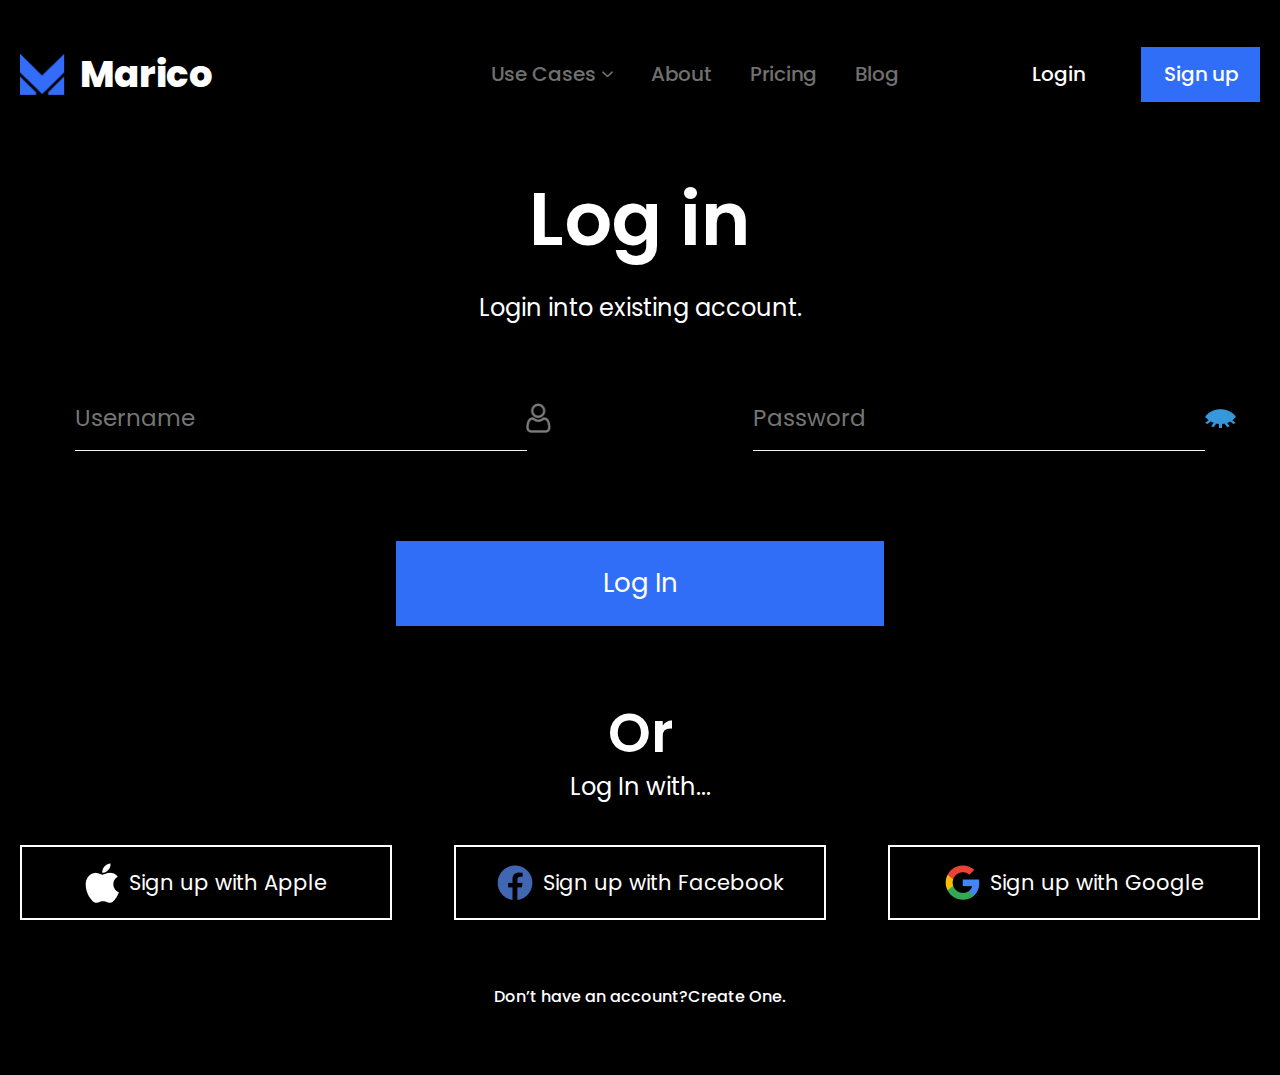
<file: logIn.html>
<!DOCTYPE html>
<html lang="en">

<head>
   <meta charset="UTF-8">
   <meta http-equiv="X-UA-Compatible" content="IE=edge">
   <meta name="viewport" content="width=device-width, initial-scale=1.0">
   <title>Marco WD Log In</title>
   <link rel="preconnect" href="https://fonts.googleapis.com">
   <link rel="preconnect" href="https://fonts.gstatic.com" crossorigin>
   <link href="https://fonts.googleapis.com/css2?family=Oswald:wght@200;300;400;500;600;700&display=swap"
      rel="stylesheet">
   <link rel="apple-touch-icon" sizes="76x76" href="/apple-touch-icon.png">
   <link rel="icon" type="image/png" sizes="32x32" href="/favicon-32x32.png">
   <link rel="icon" type="image/png" sizes="16x16" href="/favicon-16x16.png">
   <link rel="manifest" href="/site.webmanifest">
   <link rel="mask-icon" href="/safari-pinned-tab.svg" color="#5bbad5">
   <meta name="msapplication-TileColor" content="#da532c">
   <meta name="theme-color" content="#ffffff">
   <link rel="preconnect" href="https://fonts.googleapis.com">
   <link rel="preconnect" href="https://fonts.gstatic.com" crossorigin>
   <link
      href="https://fonts.googleapis.com/css2?family=Oswald:wght@200;300;400;500;600;700&family=Poppins:ital,wght@0,100;0,200;0,300;0,400;0,500;0,600;0,700;0,800;0,900;1,100;1,200;1,300;1,400;1,500;1,600;1,700;1,800;1,900&display=swap"
      rel="stylesheet">
   <link rel="stylesheet" href="css/logInScss.css">
</head>

<body>

   <div class="sectionOne">
      <div class="secOne-wrk">
         <div class="first-line">
            <div class="fs-row">
               <div class="fs-element-1">
                  <img src="img/logo.png" alt="404">
                  <a href="/index.html">Marico</a>
               </div>
               <div class="fs-elementTwoAndThree">
                  <div class="fs-element-2">
                     <ul>
                        <li>
                           <a href="">
                              Use Cases
                              <div id="openList"><img src="img/Shape.png" alt=""></div>
                           </a>

                        </li>
                        <li><a href="/aboutUs.html">About</a></li>
                        <li><a href="/pricing.html">Pricing</a></li>
                        <li><a href="/blog.html">Blog</a></li>
                     </ul>
                  </div>
                  <div class="fs-element-3">
                     <button><a href="/logIn.html">Login</a></button>
                     <button><a href="/signUp.html">Sign up</a></button>
                  </div>
               </div>

               <div class="fs-burgermenu-wraper">
                  <div class="fs-burgermenu">
                     <span></span>
                     <span></span>
                     <span></span>
                  </div>
               </div>
            </div>
         </div>

         <form method="get">
            <div class="second-line">
               <div class="sl-wrk">
                  <div class="sl-element-1">
                     <p>Log in</p>
                     <p>Login into existing account.</p>
                  </div>
                  <div class="sl-element-2">

                     <div class="sl-subelement">
                        <div class="sl-subele-input-wraper">
                           <div class="sl-subele-input"><input name="username" minlength="8" maxlength="15" required
                                 id="username" placeholder="Username" type="text"></div>
                           <div class="sl-subele-input-img"><img src="img/User.png" alt="404"></div>

                        </div>
                     </div>
                     <div class="sl-subelement">
                        <div class="sl-subele-input-wraper">
                           <div class="sl-subele-input"><input name="password" required minlength="8" maxlength="15"
                                 id="password" placeholder="Password" type="password"></div>
                           <div class="sl-subele-input-img"><img id="hideImage" class="sl-subele-input-img-1"
                                 src="img/closedEye.png" alt="404">
                           </div>

                        </div>
                     </div>
                  </div>
                  <div class="sl-wrk-button"><button id="baton" type="submit">Log In</button></div>
               </div>
            </div>
         </form>

         <div class="third-line">
            <div class="thl-wrk">
               <div class="thl-element-1">
                  <p>Or</p>
                  <p>Log In with...</p>
               </div>
               <div class="thl-element-2">
                  <div class="thl-sub-element">
                     <a href="">
                        <img src="img/Apple_logo.png" alt="">
                        <p>Sign up with Apple</p>
                     </a>
                  </div>
                  <div class="thl-sub-element">
                     <a href="">
                        <img src="img/Facebook.png" alt="">
                        <p>Sign up with Facebook</p>
                     </a>
                  </div>
                  <div class="thl-sub-element">
                     <a href="">
                        <img src="img/G_logo.png" alt="">
                        <p>Sign up with Google</p>
                     </a>
                  </div>
               </div>
               <p class="thl-wrk-parag">Don’t have an account? <a href="/signUp.html">Create One.</a></p>
            </div>
         </div>
      </div>
   </div>

   <br><br><br><br><br>
   <script src="js/jquery-3.6.0.min.js"></script>
   <script src="js/validationJQuery/jquery.validate.js"></script>
   <script src="js/validationJQuery/jquery.validate.min.js"></script>
   <script src="js/scriptLogIn.js"></script>
   <script src="js/script.js"></script>
</body>

</html>
</file>
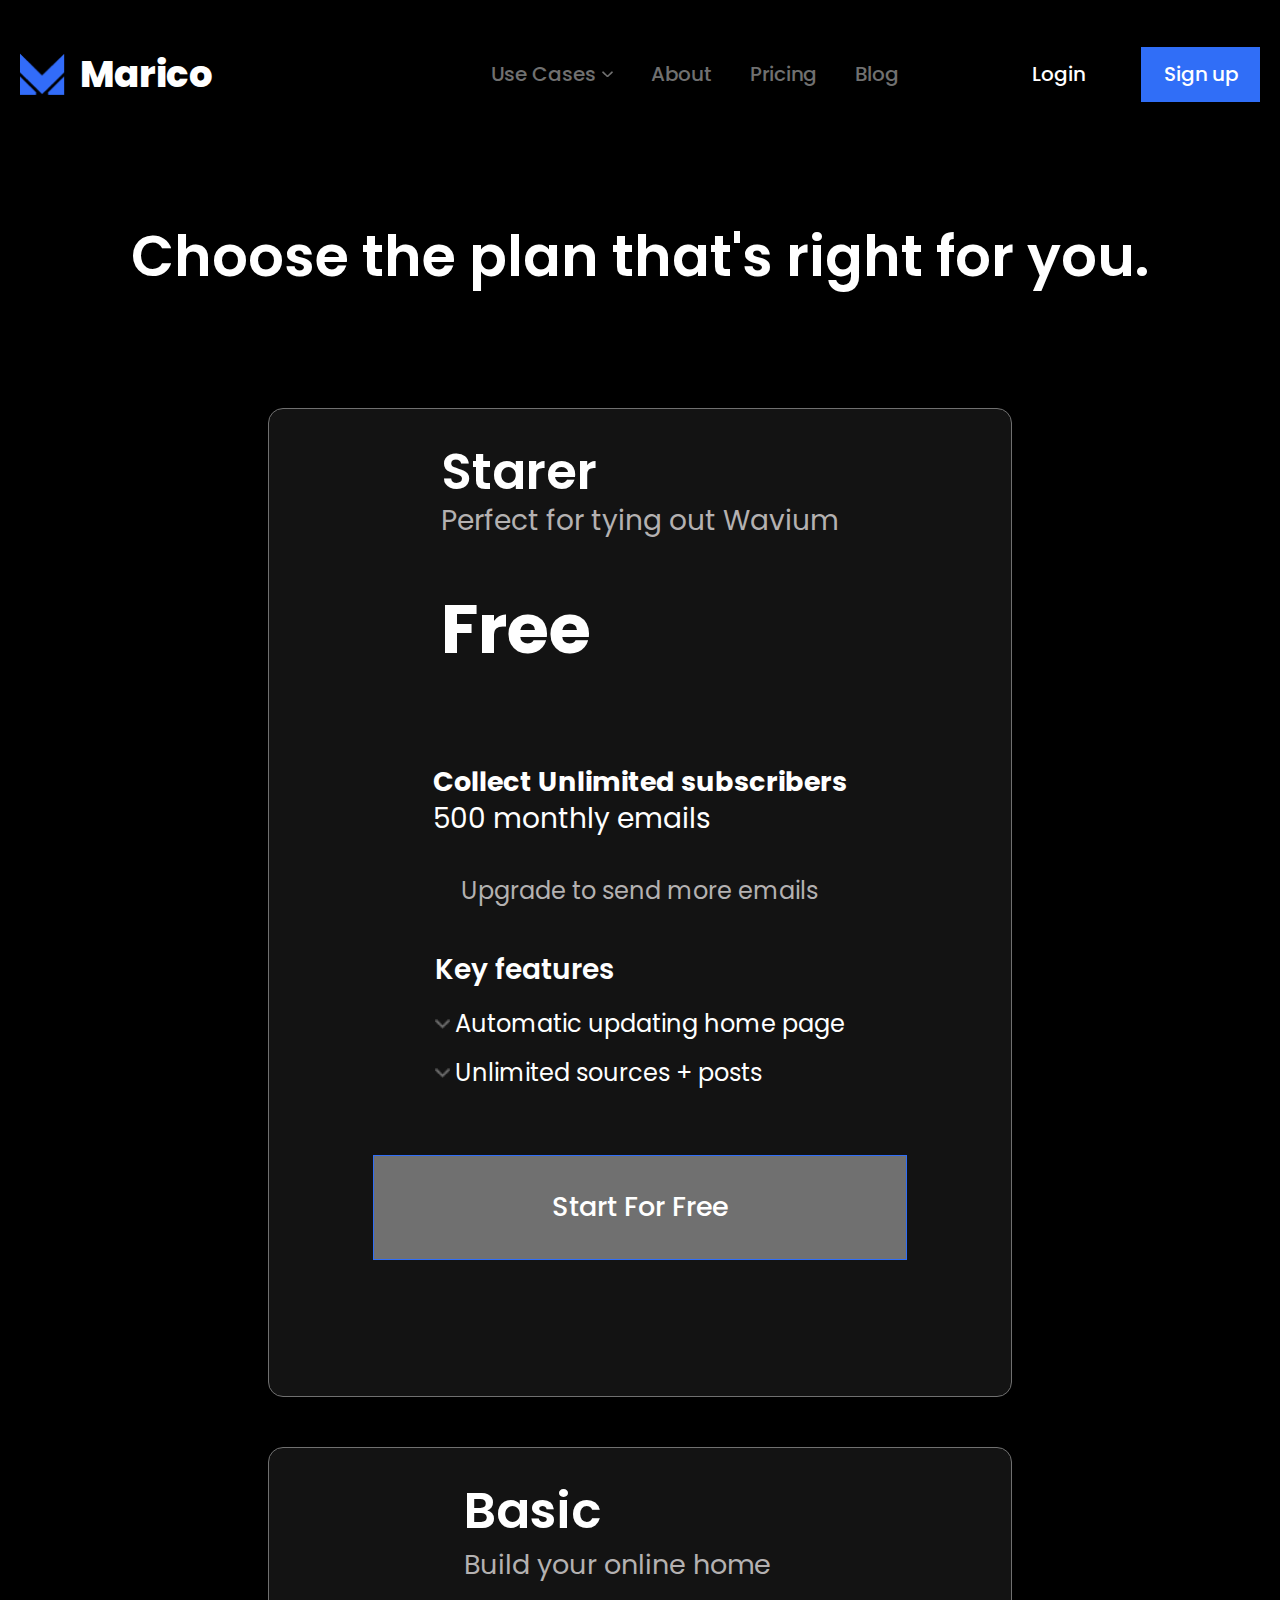
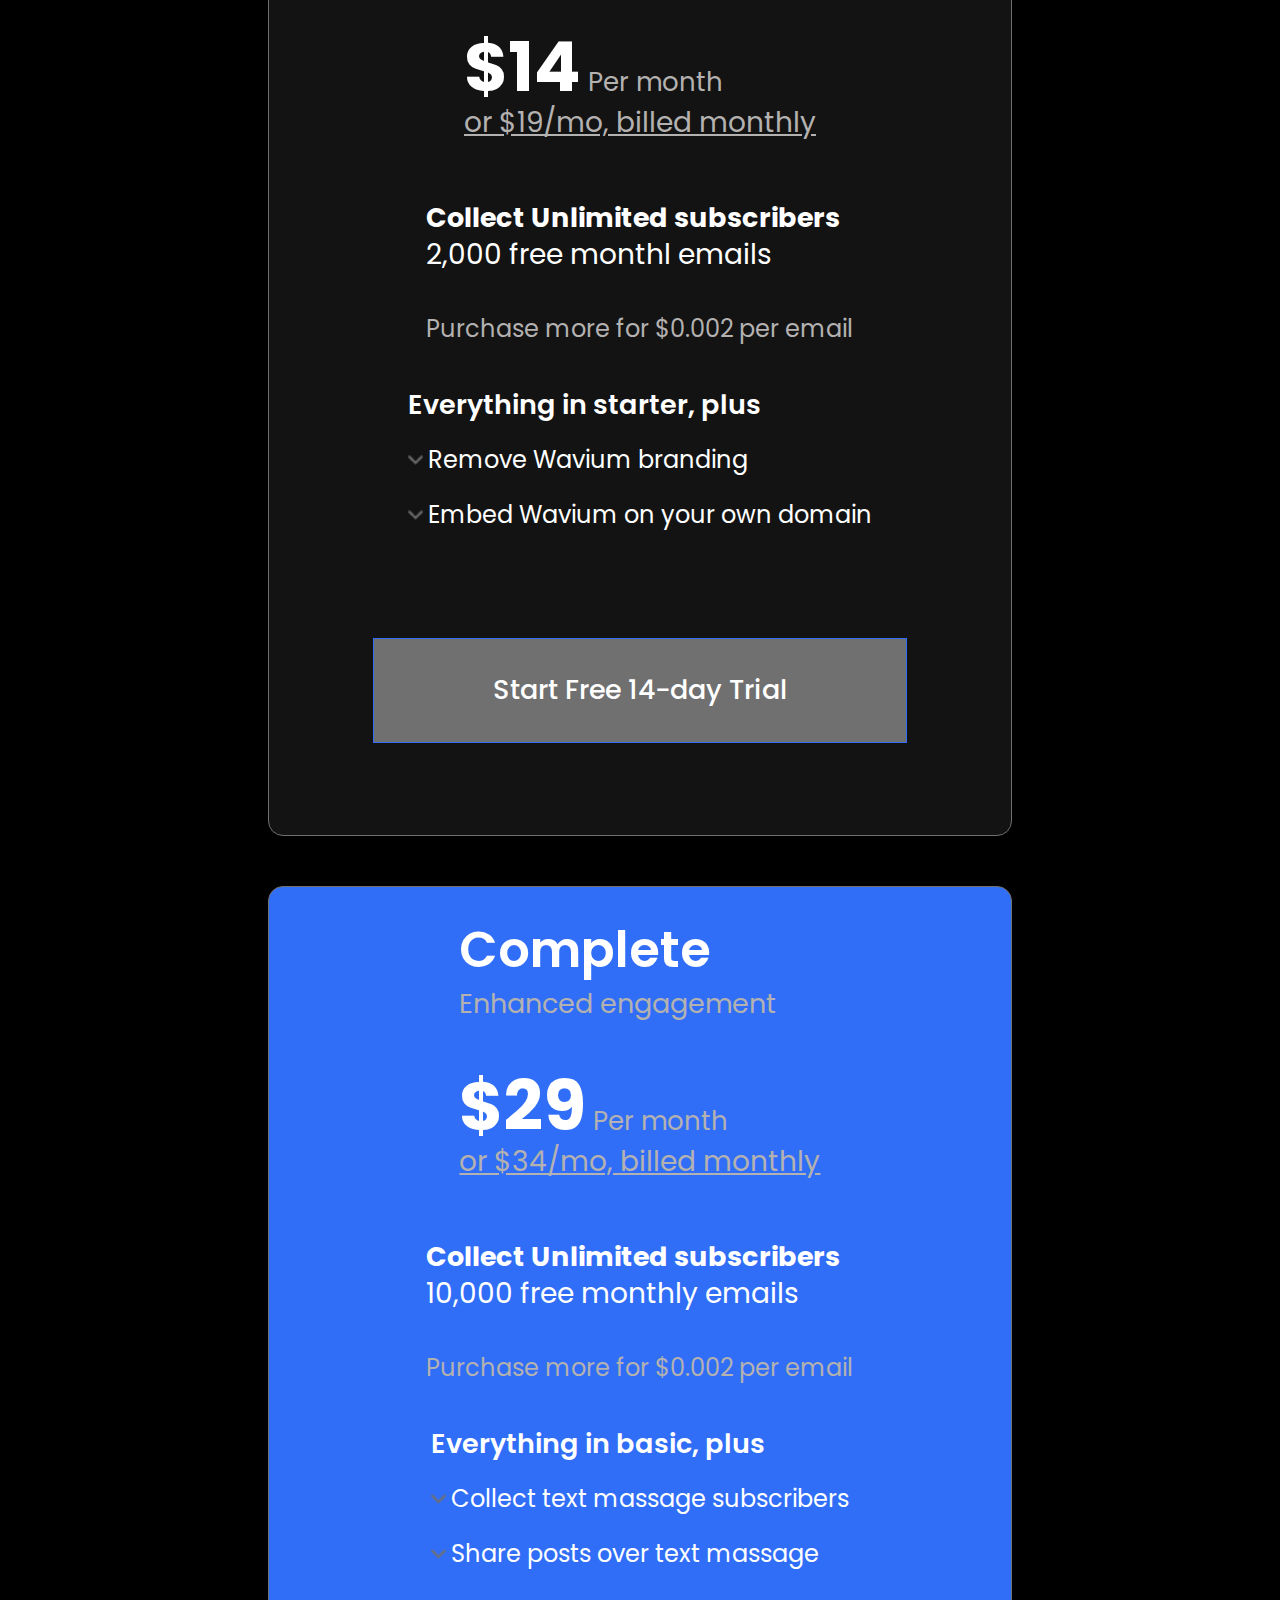
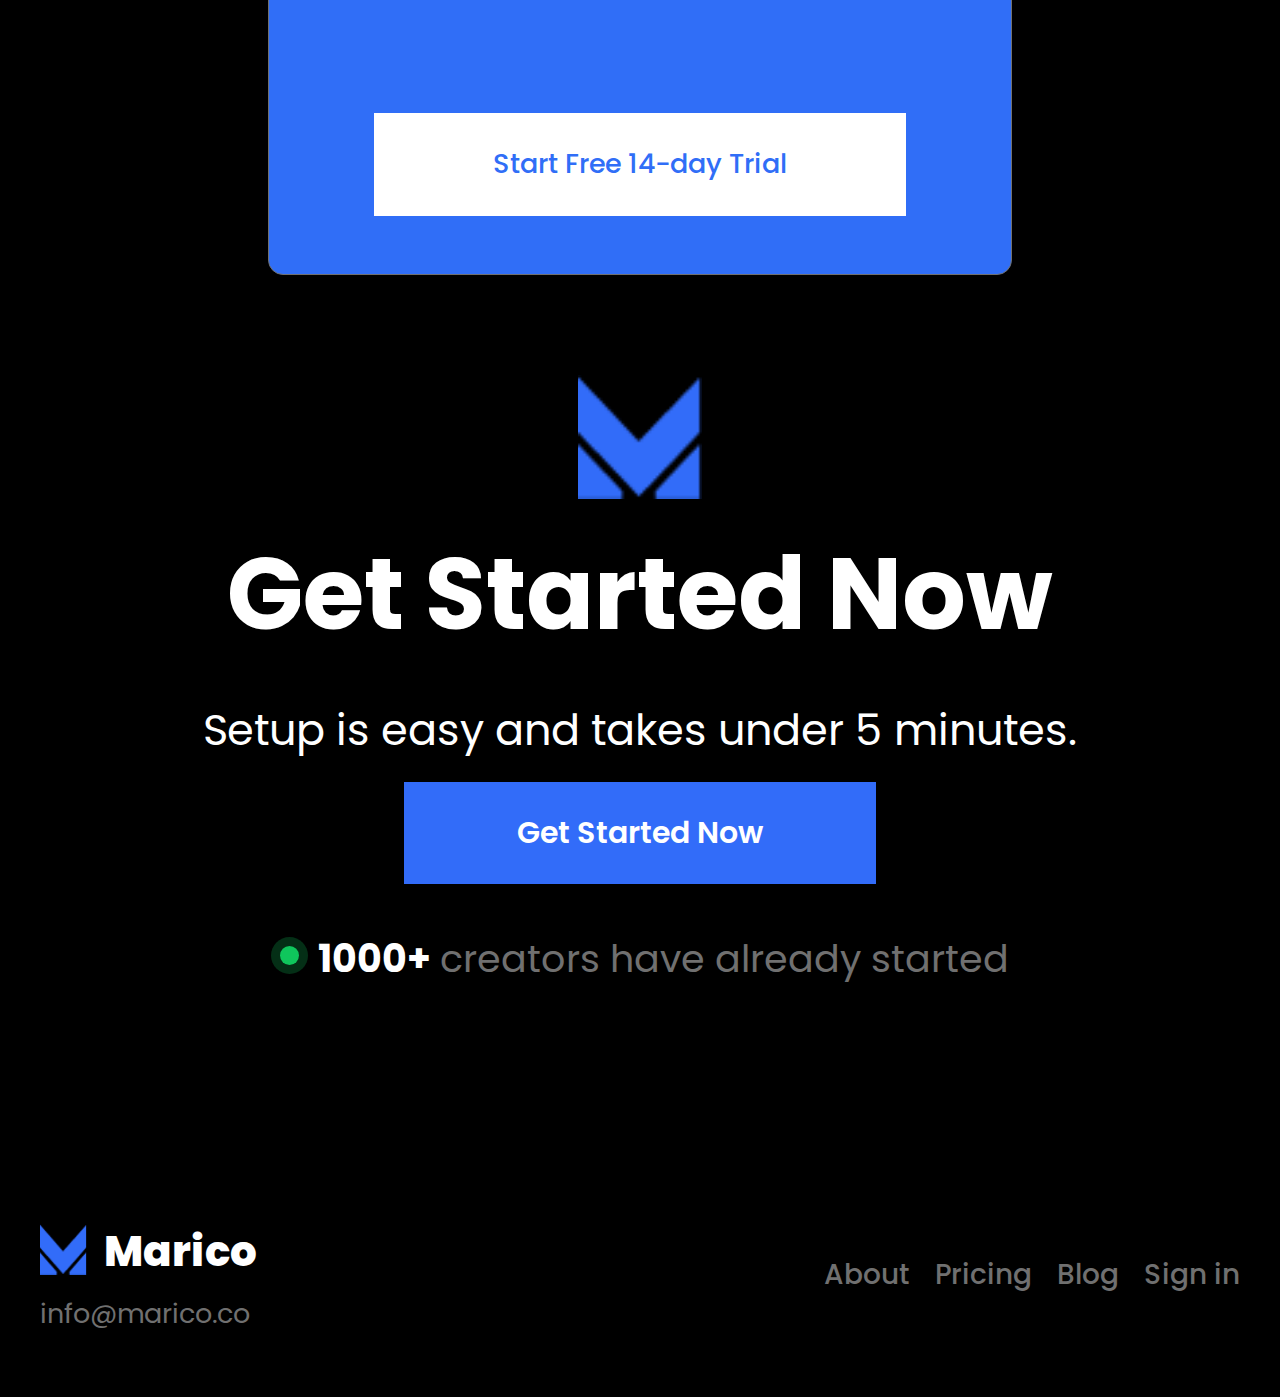
<file: pricing.html>
<!DOCTYPE html>
<html lang="en">

<head>
   <meta charset="UTF-8">
   <meta http-equiv="X-UA-Compatible" content="IE=edge">
   <meta name="viewport" content="width=device-width, initial-scale=1.0">
   <title>Marico WD Pricing</title>
   <link rel="preconnect" href="https://fonts.googleapis.com">
   <link rel="preconnect" href="https://fonts.gstatic.com" crossorigin>
   <link href="https://fonts.googleapis.com/css2?family=Oswald:wght@200;300;400;500;600;700&display=swap"
      rel="stylesheet">
   <link rel="apple-touch-icon" sizes="76x76" href="/apple-touch-icon.png">
   <link rel="icon" type="image/png" sizes="32x32" href="/favicon-32x32.png">
   <link rel="icon" type="image/png" sizes="16x16" href="/favicon-16x16.png">
   <link rel="manifest" href="/site.webmanifest">
   <link rel="mask-icon" href="/safari-pinned-tab.svg" color="#5bbad5">
   <meta name="msapplication-TileColor" content="#da532c">
   <meta name="theme-color" content="#ffffff">
   <link rel="preconnect" href="https://fonts.googleapis.com">
   <link rel="preconnect" href="https://fonts.gstatic.com" crossorigin>
   <link
      href="https://fonts.googleapis.com/css2?family=Oswald:wght@200;300;400;500;600;700&family=Poppins:ital,wght@0,100;0,200;0,300;0,400;0,500;0,600;0,700;0,800;0,900;1,100;1,200;1,300;1,400;1,500;1,600;1,700;1,800;1,900&display=swap"
      rel="stylesheet">
   <link rel="stylesheet" href="css/pricingScss.css">
</head>

<body>

   <div class="sectionOne">
      <div class="secOne-wrk">
         <div class="first-line">
            <div class="fs-row">
               <div class="fs-element-1">
                  <img src="img/logo.png" alt="404">
                  <a href="/index.html">Marico</a>
               </div>
               <div class="fs-elementTwoAndThree">
                  <div class="fs-element-2">
                     <ul>
                        <li>
                           <a href="">
                              Use Cases
                              <div id="openList"><img src="img/Shape.png" alt=""></div>
                           </a>

                        </li>
                        <li><a href="/aboutUs.html">About</a></li>
                        <li><a href="/pricing.html">Pricing</a></li>
                        <li><a href="/blog.html">Blog</a></li>
                     </ul>
                  </div>
                  <div class="fs-element-3">
                     <button><a href="/logIn.html">Login</a></button>
                     <button><a href="/signUp.html">Sign up</a></button>
                  </div>
               </div>

               <div class="fs-burgermenu-wraper">
                  <div class="fs-burgermenu">
                     <span></span>
                     <span></span>
                     <span></span>
                  </div>
               </div>
            </div>
         </div>

         <div class="second-line">
            <div class="sl-wrk">
               <div class="sl-element-1">
                  <p>Choose the plan that's right for you.</p>
               </div>
               <div class="sl-element-2">
                  <div class="sl-subelement">
                     <div class="sl-subele-wrk">
                        <div class="sl-subele-parag-one">
                           <p>Starer</p>
                           <p>Perfect for tying out Wavium</p>
                           <p>Free</p>
                        </div>
                        <div class="sl-subele-parag-two">
                           <p>Collect Unlimited subscribers</p>
                           <p>500 monthly emails</p>
                           <p>Upgrade to send more emails</p>
                        </div>
                        <div class="sl-subele-parag-three">
                           <p>Key features</p>
                           <p>Automatic updating home page</p>
                           <p>Unlimited sources + posts</p>
                        </div>
                        <button>Start For Free</button>
                     </div>
                  </div>
                  <div class="sl-subelement">
                     <div class="sl-subele-wrk">
                        <div class="sl-subele-parag-four">
                           <p>Basic</p>
                           <p>Build your online home</p>
                           <p><span>$14</span> Per month <br> <span class="sl-subele-parag-excep">or $19/mo, billed
                                 monthly</span></p>
                        </div>
                        <div class="sl-subele-parag-five">
                           <p>Collect Unlimited subscribers</p>
                           <p>2,000 free monthl emails</p>
                           <p>Purchase more for $0.002 per email</p>
                        </div>
                        <div class="sl-subele-parag-six">
                           <p>Everything in starter, plus</p>
                           <p>Remove Wavium branding</p>
                           <p>Embed Wavium on your own
                              domain</p>
                        </div>
                        <button>Start Free 14-day Trial</button>
                     </div>
                  </div>
                  <div class="sl-subelement">
                     <div class="sl-subele-wrk">
                        <div class="sl-subele-parag-four">
                           <p>Complete</p>
                           <p>Enhanced engagement</p>
                           <p><span>$29</span> Per month<br> <span class="sl-subele-parag-excep">or $34/mo, billed
                                 monthly</span></p>
                        </div>
                        <div class="sl-subele-parag-five">
                           <p>Collect Unlimited subscribers</p>
                           <p>10,000 free monthly emails</p>
                           <p>Purchase more for $0.002 per email</p>
                        </div>
                        <div class="sl-subele-parag-six">
                           <p>Everything in basic, plus </p>
                           <p>Collect text massage subscribers</p>
                           <p>Share posts over text massage</p>
                        </div>
                        <button class="sl-lastbutton">Start Free 14-day Trial</button>
                     </div>
                  </div>
               </div>
            </div>
         </div>
         <div class="preLast-line">
            <div class="prl-wrk">
               <img src="img/logo.png" alt="404">
               <p>Get Started Now</p>
               <p>Setup is easy and takes under 5 minutes.</p>
               <button>Get Started Now</button>
               <div class="prl-textAndCircle">
                  <div class="prl-circletext">
                     <div class="prl-visceralCircle"></div>
                  </div>
                  <p><span>1000+</span> creators have already started</p>
               </div>
            </div>
         </div>

         <div class="last-line">
            <div class="lal-wrk">
               <div class="lal-element-1">
                  <div class="lal-subele-1">
                     <div class="lal-subele-1-img"><img src="img/logo.png" alt="404"></div>
                     <p>Marico</p>
                  </div>
                  <p>info@marico.co</p>
               </div>
               <div class="lal-element-2">
                  <ul>
                     <li><a href="/aboutUs.html">About</a></li>
                     <li><a href="/pricing.html">Pricing</a></li>
                     <li><a href="/blog.html">Blog</a href=""></li>
                     <li><a href="/signUp.html">Sign in</a></li>
                  </ul>
               </div>
            </div>
         </div>
         <br><br><br><br><br>
      </div>
   </div>




   <script src="js/script.js"></script>
</body>

</html>
</file>
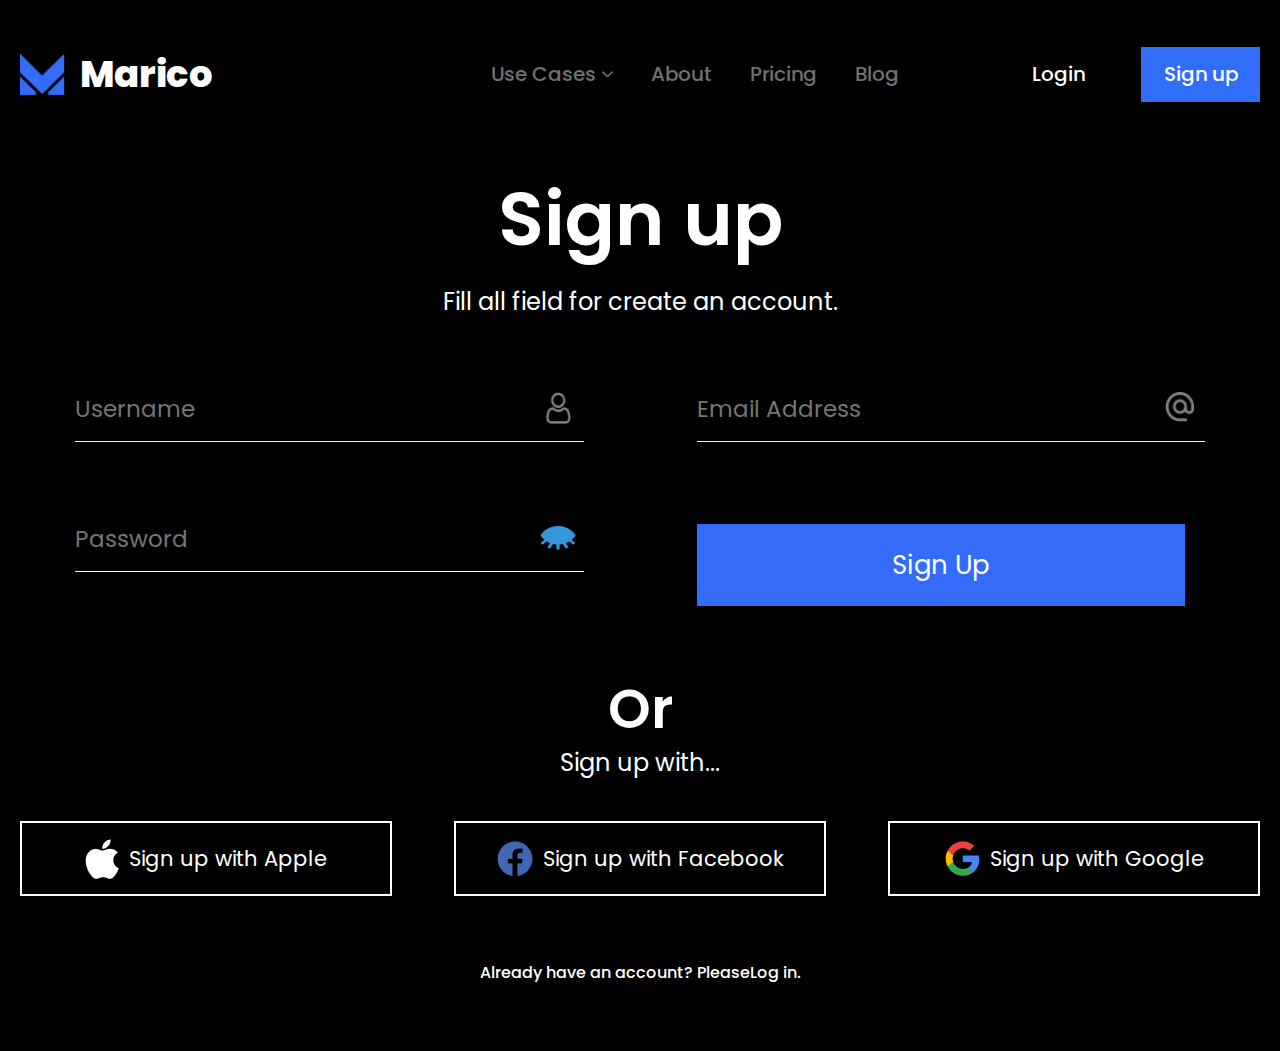
<file: signUp.html>
<!DOCTYPE html>
<html lang="en">

<head>
   <meta charset="UTF-8">
   <meta http-equiv="X-UA-Compatible" content="IE=edge">
   <meta name="viewport" content="width=device-width, initial-scale=1.0">
   <title>Marco WD Sign Up</title>
   <link rel="stylesheet" href="css/signUpScss.css">
   <link rel="preconnect" href="https://fonts.googleapis.com">
   <link rel="preconnect" href="https://fonts.gstatic.com" crossorigin>
   <link href="https://fonts.googleapis.com/css2?family=Oswald:wght@200;300;400;500;600;700&display=swap"
      rel="stylesheet">
   <link rel="apple-touch-icon" sizes="76x76" href="/apple-touch-icon.png">
   <link rel="icon" type="image/png" sizes="32x32" href="/favicon-32x32.png">
   <link rel="icon" type="image/png" sizes="16x16" href="/favicon-16x16.png">
   <link rel="manifest" href="/site.webmanifest">
   <link rel="mask-icon" href="/safari-pinned-tab.svg" color="#5bbad5">
   <meta name="msapplication-TileColor" content="#da532c">
   <meta name="theme-color" content="#ffffff">
   <link rel="preconnect" href="https://fonts.googleapis.com">
   <link rel="preconnect" href="https://fonts.gstatic.com" crossorigin>
   <link
      href="https://fonts.googleapis.com/css2?family=Oswald:wght@200;300;400;500;600;700&family=Poppins:ital,wght@0,100;0,200;0,300;0,400;0,500;0,600;0,700;0,800;0,900;1,100;1,200;1,300;1,400;1,500;1,600;1,700;1,800;1,900&display=swap"
      rel="stylesheet">

</head>

<body>

   <div class="sectionOne">
      <div class="secOne-wrk">
         <div class="first-line">
            <div class="fs-row">
               <div class="fs-element-1">
                  <img src="img/logo.png" alt="404">
                  <a href="/index.html">Marico</a>
               </div>
               <div class="fs-elementTwoAndThree">
                  <div class="fs-element-2">
                     <ul>
                        <li>
                           <a href="">
                              Use Cases
                              <div id="openList"><img src="img/Shape.png" alt=""></div>
                           </a>

                        </li>
                        <li><a href="/aboutUs.html">About</a></li>
                        <li><a href="/pricing.html">Pricing</a></li>
                        <li><a href="/blog.html">Blog</a></li>
                     </ul>
                  </div>
                  <div class="fs-element-3">
                     <button><a href="/logIn.html">Login</a></button>
                     <button><a href="/signUp.html">Sign up</a></button>
                  </div>
               </div>

               <div class="fs-burgermenu-wraper">
                  <div class="fs-burgermenu">
                     <span></span>
                     <span></span>
                     <span></span>
                  </div>
               </div>
            </div>
         </div>


         <form method="get">
            <div class="second-line">
               <div class="sl-wrk">
                  <div class="sl-element-1">
                     <p>Sign up</p>
                     <p>Fill all field for create an account.</p>
                  </div>
                  <div class="sl-element-2">
                     <div class="sl-element-2-subele">
                        <div class="sl-ele-2-subele-input-wraper">
                           <div class="sl-ele-subele-input"><input minlength="6" required name="username"
                                 placeholder="Username" type="text"></div>
                           <div class="sl-ele-2-input-img-1"><img src="img/User.png" alt=""></div>
                        </div>
                        <div class="sl-ele-2-subele-input-wraper sl-ele-subele-input-2">
                           <div class="sl-ele-subele-input"><input required name="password" id="inputPassword"
                                 placeholder="Password" type="password" minlength="6">
                           </div>
                           <div class="sl-ele-2-input-img-2"><img id="hideImage" src="img/closedEye.png" alt=""></div>
                        </div>
                     </div>
                     <div class="sl-element-2-subele">
                        <div class="sl-ele-2-subele-input-wraper">
                           <div class="sl-ele-subele-input"><input required name="email" placeholder="Email Address"
                                 type="email"></div>
                           <div class="sl-ele-2-input-img-3"><img src="img/At_sign.png" alt=""></div>
                        </div>
                        <button type="submit">Sign Up</button>
                     </div>
                  </div>
               </div>
            </div>
         </form>

         <div class="third-line">
            <div class="thl-wrk">
               <div class="thl-element-1">
                  <p>Or</p>
                  <p>Sign up with...</p>
               </div>
               <div class="thl-element-2">
                  <div class="thl-sub-element">
                     <a href="">
                        <img src="img/Apple_logo.png" alt="">
                        <p>Sign up with Apple</p>
                     </a>
                  </div>
                  <div class="thl-sub-element">
                     <a href="">
                        <img src="img/Facebook.png" alt="">
                        <p>Sign up with Facebook</p>
                     </a>
                  </div>
                  <div class="thl-sub-element">
                     <a href="">
                        <img src="img/G_logo.png" alt="">
                        <p>Sign up with Google</p>
                     </a>
                  </div>
               </div>
               <p class="thl-wrk-parag">Already have an account? Please <a href="/logIn.html">Log in.</a></p>
            </div>
         </div>
      </div>
      <br><br><br><br><br>
   </div>



   <script src="js/jquery-3.6.0.min.js"></script>
   <script src="js/validationJQuery/jquery.validate.js"></script>
   <script src="js/scriptSignUp.js"></script>
   <script src="js/script.js"></script>
</body>

</html>
</file>
<file: css/style.css>
* {
  padding: 0;
  margin: 0;
  border: 0;
}

*,
*:before,
*:after {
  -webkit-box-sizing: border-box;
  box-sizing: border-box;
}

:focus,
:active {
  outline: none;
}

a:focus,
a:active {
  outline: none;
}

nav,
footer,
header,
aside {
  display: block;
}

html,
body {
  height: 100%;
  width: 100%;
  font-size: 100%;
  line-height: 1;
  font-size: 14px;
  -ms-text-size-adjust: 100%;
  -moz-text-size-adjust: 100%;
  -webkit-text-size-adjust: 100%;
}

input,
button,
textarea {
  font-family: inherit;
}

input::-ms-clear {
  display: none;
}

button {
  cursor: pointer;
}

button::-moz-focus-inner {
  padding: 0;
  border: 0;
}

a,
a:visited {
  text-decoration: none;
}

a:hover {
  text-decoration: none;
}

ul li {
  list-style: none;
}

img {
  vertical-align: top;
}

h1,
h2,
h3,
h4,
h5,
h6 {
  font-size: inherit;
  font-weight: 400;
}

.fs-element-1 {
  display: -webkit-box;
  display: -ms-flexbox;
  display: flex;
  -webkit-box-align: center;
      -ms-flex-align: center;
          align-items: center;
  width: 20%;
}
.fs-element-1 img {
  width: 45px;
  height: 42px;
  margin-right: 15px;
}
.fs-element-1 a {
  font-weight: 800;
  font-size: 37px;
  line-height: 56px;
  color: #ffffff;
  -webkit-transition-duration: 0.2s;
          transition-duration: 0.2s;
}
.fs-element-1 a:hover {
  letter-spacing: 8.8px;
  color: crimson;
}

.fs-element-2 ul {
  display: -webkit-box;
  display: -ms-flexbox;
  display: flex;
  -webkit-box-align: center;
      -ms-flex-align: center;
          align-items: center;
}
.fs-element-2 ul li a {
  margin-left: 38px;
  font-weight: 500;
  font-size: 20px;
  -webkit-transition-duration: 0.3s;
          transition-duration: 0.3s;
  color: #707070;
  cursor: pointer;
}
.fs-element-2 ul li a:hover {
  letter-spacing: 2.8px;
  color: crimson;
}
@media (max-width: 1000px) {
  .fs-element-2 ul li a {
    color: white;
  }
}
.fs-element-2 ul li:first-child a {
  margin-left: 0;
  display: -webkit-box;
  display: -ms-flexbox;
  display: flex;
  -webkit-box-align: center;
      -ms-flex-align: center;
          align-items: center;
  -webkit-box-pack: center;
      -ms-flex-pack: center;
          justify-content: center;
}
.fs-element-2 ul li:first-child a div {
  width: 11px;
  height: 6px;
  margin-left: 6px;
  overflow: hidden;
}
.fs-element-2 ul li:first-child a div:hover {
  color: crimson;
}
.fs-element-2 ul li:last-child a {
  margin-right: 0;
}

button,
a,
p,
input,
div {
  font-family: "Poppins", sans-serif;
}

body {
  background-color: black;
  overflow-x: hidden;
}

.sectionOne {
  width: 100%;
  margin-top: 46px;
}
.sectionOne .secOne-wrk {
  max-width: 1640px;
  margin: 0px auto;
}
@media (max-width: 1672px) {
  .sectionOne .secOne-wrk {
    padding: 0 20px;
  }
}
@media (max-width: 615px) {
  .sectionOne .secOne-wrk {
    min-width: 615px;
  }
}
.sectionOne .secOne-wrk .first-line .fs-row {
  display: -webkit-box;
  display: -ms-flexbox;
  display: flex;
  -webkit-box-pack: justify;
      -ms-flex-pack: justify;
          justify-content: space-between;
  -webkit-box-align: center;
      -ms-flex-align: center;
          align-items: center;
}
.sectionOne .secOne-wrk .first-line .fs-row .fs-element-1 {
  display: -webkit-box;
  display: -ms-flexbox;
  display: flex;
  -webkit-box-align: center;
      -ms-flex-align: center;
          align-items: center;
  width: 20%;
  -webkit-transition-duration: 0.5s;
          transition-duration: 0.5s;
}
.sectionOne .secOne-wrk .first-line .fs-row .fs-element-1:hover img {
  -webkit-transform: rotateY(-360deg);
          transform: rotateY(-360deg);
  -webkit-transition-duration: 0.5s;
          transition-duration: 0.5s;
}
.sectionOne .secOne-wrk .first-line .fs-row .fs-element-1:hover a {
  letter-spacing: 8.8px;
  color: crimson;
  text-shadow: #fff 0px 0px 5px, #fff 0px 0px 10px, #fff 0px 0px 15px, #ff2d95 0px 0px 20px, #ff2d95 0px 0px 30px, #ff2d95 0px 0px 40px, #ff2d95 0px 0px 50px, #ff2d95 0px 0px 75px;
}
.sectionOne .secOne-wrk .first-line .fs-row .fs-element-1 img {
  width: 45px;
  height: 42px;
  margin-right: 15px;
  -webkit-transition-duration: 0.5s;
          transition-duration: 0.5s;
}
.sectionOne .secOne-wrk .first-line .fs-row .fs-element-1 a {
  font-weight: 800;
  font-size: 37px;
  line-height: 56px;
  color: #ffffff;
  -webkit-transition-duration: 0.5s;
          transition-duration: 0.5s;
}
.sectionOne .secOne-wrk .first-line .fs-row .fs-elementTwoAndThree {
  display: -webkit-box;
  display: -ms-flexbox;
  display: flex;
  -webkit-box-align: center;
      -ms-flex-align: center;
          align-items: center;
  -webkit-box-pack: justify;
      -ms-flex-pack: justify;
          justify-content: space-between;
  width: 62%;
  position: relative;
  z-index: 5;
}
@media (max-width: 1252px) {
  .sectionOne .secOne-wrk .first-line .fs-row .fs-elementTwoAndThree {
    width: 67%;
  }
}
@media (max-width: 1000px) {
  .sectionOne .secOne-wrk .first-line .fs-row .fs-elementTwoAndThree {
    -ms-flex-pack: distribute;
        justify-content: space-around;
    display: none;
    -webkit-box-orient: vertical;
    -webkit-box-direction: normal;
        -ms-flex-direction: column;
            flex-direction: column;
    -webkit-box-align: center;
        -ms-flex-align: center;
            align-items: center;
    position: absolute;
    top: 120px;
    left: 0;
    width: 100%;
    height: 100%;
    background-color: rgb(48, 110, 247);
  }
}
@media (max-width: 624px) {
  .sectionOne .secOne-wrk .first-line .fs-row .fs-elementTwoAndThree {
    min-width: 624px;
  }
}
.sectionOne .secOne-wrk .first-line .fs-row .fs-elementTwoAndThree .fs-element-2 ul {
  display: -webkit-box;
  display: -ms-flexbox;
  display: flex;
  -webkit-box-align: center;
      -ms-flex-align: center;
          align-items: center;
}
.sectionOne .secOne-wrk .first-line .fs-row .fs-elementTwoAndThree .fs-element-2 ul li a {
  margin-left: 38px;
  font-weight: 500;
  font-size: 20px;
  -webkit-transition-duration: 0.5s;
          transition-duration: 0.5s;
  color: #707070;
  cursor: pointer;
}
.sectionOne .secOne-wrk .first-line .fs-row .fs-elementTwoAndThree .fs-element-2 ul li a:hover {
  letter-spacing: 3.8px;
  color: white;
  text-shadow: #fff 0px 0px 5px, #fff 0px 0px 10px, #fff 0px 0px 15px, #ff2d95 0px 0px 20px, #ff2d95 0px 0px 30px, #ff2d95 0px 0px 40px, #ff2d95 0px 0px 50px, #ff2d95 0px 0px 75px;
}
@media (max-width: 1000px) {
  .sectionOne .secOne-wrk .first-line .fs-row .fs-elementTwoAndThree .fs-element-2 ul li a {
    color: white;
  }
}
.sectionOne .secOne-wrk .first-line .fs-row .fs-elementTwoAndThree .fs-element-2 ul li:first-child a {
  margin-left: 0;
  display: -webkit-box;
  display: -ms-flexbox;
  display: flex;
  -webkit-box-align: center;
      -ms-flex-align: center;
          align-items: center;
  -webkit-box-pack: center;
      -ms-flex-pack: center;
          justify-content: center;
}
.sectionOne .secOne-wrk .first-line .fs-row .fs-elementTwoAndThree .fs-element-2 ul li:first-child a div {
  width: 11px;
  height: 6px;
  margin-left: 6px;
  overflow: hidden;
}
.sectionOne .secOne-wrk .first-line .fs-row .fs-elementTwoAndThree .fs-element-2 ul li:first-child a div:hover {
  color: crimson;
}
.sectionOne .secOne-wrk .first-line .fs-row .fs-elementTwoAndThree .fs-element-2 ul li:last-child a {
  margin-right: 0;
}
.sectionOne .secOne-wrk .first-line .fs-row .fs-elementTwoAndThree .fs-element-3 {
  display: -webkit-box;
  display: -ms-flexbox;
  display: flex;
  -webkit-box-align: center;
      -ms-flex-align: center;
          align-items: center;
}
.sectionOne .secOne-wrk .first-line .fs-row .fs-elementTwoAndThree .fs-element-3 button:first-child {
  background-color: black;
  width: 119px;
  height: 55px;
  -webkit-transform: translateX(-23px);
          transform: translateX(-23px);
}
.sectionOne .secOne-wrk .first-line .fs-row .fs-elementTwoAndThree .fs-element-3 button:first-child:hover {
  width: 140px;
}
@media (max-width: 1000px) {
  .sectionOne .secOne-wrk .first-line .fs-row .fs-elementTwoAndThree .fs-element-3 button:first-child {
    background-color: white;
    width: 119px;
    height: 55px;
  }
}
.sectionOne .secOne-wrk .first-line .fs-row .fs-elementTwoAndThree .fs-element-3 button:first-child a {
  color: #ffffff;
  font-weight: 500;
  font-size: 20px;
  width: 119px;
  height: 55px;
}
.sectionOne .secOne-wrk .first-line .fs-row .fs-elementTwoAndThree .fs-element-3 button:first-child a:hover {
  width: 100%;
  height: 100%;
  color: white;
}
@media (max-width: 1000px) {
  .sectionOne .secOne-wrk .first-line .fs-row .fs-elementTwoAndThree .fs-element-3 button:first-child a {
    color: rgb(48, 110, 247);
    width: 119px;
    height: 55px;
  }
}
.sectionOne .secOne-wrk .first-line .fs-row .fs-elementTwoAndThree .fs-element-3 button:last-child {
  background-color: #306ef7;
  width: 119px;
  height: 55px;
  color: white;
}
.sectionOne .secOne-wrk .first-line .fs-row .fs-elementTwoAndThree .fs-element-3 button:last-child:hover {
  width: 140px;
}
@media (max-width: 1000px) {
  .sectionOne .secOne-wrk .first-line .fs-row .fs-elementTwoAndThree .fs-element-3 button:last-child {
    background-color: white;
    width: 119px;
    height: 55px;
  }
}
.sectionOne .secOne-wrk .first-line .fs-row .fs-elementTwoAndThree .fs-element-3 button:last-child a {
  display: -webkit-box;
  display: -ms-flexbox;
  display: flex;
  -webkit-box-pack: center;
      -ms-flex-pack: center;
          justify-content: center;
  -webkit-box-align: center;
      -ms-flex-align: center;
          align-items: center;
  width: 100%;
  height: 100%;
  font-weight: 500;
  font-size: 20px;
  color: #ffffff;
}
@media (max-width: 1000px) {
  .sectionOne .secOne-wrk .first-line .fs-row .fs-elementTwoAndThree .fs-element-3 button:last-child a {
    color: #306ef7;
  }
}
.sectionOne .secOne-wrk .first-line .fs-row .fs-elementTwoAndThree-activi {
  display: -webkit-box;
  display: -ms-flexbox;
  display: flex;
}
.sectionOne .secOne-wrk .first-line .fs-row .fs-burgermenu-wraper {
  width: 60px;
  height: 60px;
  background-color: #306ef7;
  border-radius: 50%;
  display: none;
  position: absolute;
  overflow: hidden;
}
@media (max-width: 1000px) {
  .sectionOne .secOne-wrk .first-line .fs-row .fs-burgermenu-wraper {
    display: -webkit-box;
    display: -ms-flexbox;
    display: flex;
    position: relative;
  }
}
.sectionOne .secOne-wrk .first-line .fs-row .fs-burgermenu-wraper .fs-burgermenu {
  width: 100%;
  height: 100%;
  display: -webkit-box;
  display: -ms-flexbox;
  display: flex;
  -webkit-box-orient: vertical;
  -webkit-box-direction: normal;
      -ms-flex-direction: column;
          flex-direction: column;
  -webkit-box-pack: space-evenly;
      -ms-flex-pack: space-evenly;
          justify-content: space-evenly;
  -webkit-box-align: center;
      -ms-flex-align: center;
          align-items: center;
}
.sectionOne .secOne-wrk .first-line .fs-row .fs-burgermenu-wraper .fs-burgermenu span {
  width: 40px;
  height: 3px;
  background-color: white;
}
.sectionOne .secOne-wrk .first-line .fs-row .fs-burgermenu-wraper .fs-burgermenu-activi span:first-child {
  -webkit-transform: rotate(45deg) translate(8px, 7px);
          transform: rotate(45deg) translate(8px, 7px);
}
.sectionOne .secOne-wrk .first-line .fs-row .fs-burgermenu-wraper .fs-burgermenu-activi span:nth-child(2) {
  display: none;
}
.sectionOne .secOne-wrk .first-line .fs-row .fs-burgermenu-wraper .fs-burgermenu-activi span:last-child {
  -webkit-transform: rotate(-45deg) translate(8px, -7px);
          transform: rotate(-45deg) translate(8px, -7px);
}
.sectionOne .secOne-wrk .second-line {
  margin-top: 140px;
  width: 100%;
  margin-bottom: 180px;
}
.sectionOne .secOne-wrk .second-line .sl-column {
  display: -webkit-box;
  display: -ms-flexbox;
  display: flex;
  -webkit-box-orient: vertical;
  -webkit-box-direction: normal;
      -ms-flex-direction: column;
          flex-direction: column;
  -webkit-box-align: center;
      -ms-flex-align: center;
          align-items: center;
}
.sectionOne .secOne-wrk .second-line .sl-column .sl-element-1 p:first-child {
  font-weight: 700;
  font-size: 112px;
  color: #ffffff;
  text-align: center;
  margin-bottom: 36px;
}
@media (max-width: 1200px) {
  .sectionOne .secOne-wrk .second-line .sl-column .sl-element-1 p:first-child {
    font-size: 98px;
  }
}
@media (max-width: 1078px) {
  .sectionOne .secOne-wrk .second-line .sl-column .sl-element-1 p:first-child {
    font-size: 76px;
  }
}
@media (max-width: 830px) {
  .sectionOne .secOne-wrk .second-line .sl-column .sl-element-1 p:first-child {
    font-size: 56px;
  }
}
.sectionOne .secOne-wrk .second-line .sl-column .sl-element-1 p:last-child {
  text-align: center;
  font-weight: 700;
  font-size: 112px;
  background: -webkit-gradient(linear, left top, right top, color-stop(1.9%, #fe6783), color-stop(97.1%, #ffbf84));
  background: linear-gradient(90deg, #fe6783 1.9%, #ffbf84 97.1%);
  color: white;
}
@media (max-width: 600px) {
  .sectionOne .secOne-wrk .second-line .sl-column .sl-element-1 p:last-child {
    font-size: 86px;
  }
}
.sectionOne .secOne-wrk .second-line .sl-column .sl-element-2 {
  margin-top: 150px;
  display: -webkit-box;
  display: -ms-flexbox;
  display: flex;
  -webkit-box-orient: vertical;
  -webkit-box-direction: normal;
      -ms-flex-direction: column;
          flex-direction: column;
  -webkit-box-align: center;
      -ms-flex-align: center;
          align-items: center;
}
.sectionOne .secOne-wrk .second-line .sl-column .sl-element-2 p:first-child {
  font-weight: 500;
  font-size: 40px;
  text-align: center;
  color: #ffffff;
  line-height: 60px;
  margin-bottom: 46px;
}
@media (max-width: 748px) {
  .sectionOne .secOne-wrk .second-line .sl-column .sl-element-2 p:first-child {
    font-size: 30px;
  }
}
.sectionOne .secOne-wrk .second-line .sl-column .sl-element-2 .sl-element-2-buttons {
  display: -webkit-box;
  display: -ms-flexbox;
  display: flex;
  -webkit-box-align: center;
      -ms-flex-align: center;
          align-items: center;
  width: 100%;
  -ms-flex-pack: distribute;
      justify-content: space-around;
  margin-bottom: 27px;
}
.sectionOne .secOne-wrk .second-line .sl-column .sl-element-2 .sl-element-2-buttons a {
  display: -webkit-box;
  display: -ms-flexbox;
  display: flex;
  -webkit-box-pack: center;
      -ms-flex-pack: center;
          justify-content: center;
  -webkit-box-align: center;
      -ms-flex-align: center;
          align-items: center;
  color: white;
  width: 100%;
  height: 100%;
}
@media (max-width: 748px) {
  .sectionOne .secOne-wrk .second-line .sl-column .sl-element-2 .sl-element-2-buttons {
    -webkit-box-orient: vertical;
    -webkit-box-direction: normal;
        -ms-flex-direction: column;
            flex-direction: column;
  }
}
.sectionOne .secOne-wrk .second-line .sl-column .sl-element-2 .sl-element-2-buttons button:first-child {
  width: 313px;
  height: 77px;
  background: #326cf9;
  font-size: 20px;
  color: #ffffff;
}
.sectionOne .secOne-wrk .second-line .sl-column .sl-element-2 .sl-element-2-buttons button:first-child:hover {
  width: 340px;
}
@media (max-width: 748px) {
  .sectionOne .secOne-wrk .second-line .sl-column .sl-element-2 .sl-element-2-buttons button:first-child {
    margin-bottom: 40px;
  }
}
.sectionOne .secOne-wrk .second-line .sl-column .sl-element-2 .sl-element-2-buttons button:last-child {
  border: 1px solid #707070;
  background-color: black;
  width: 312px;
  height: 76px;
  color: white;
  font-size: 20px;
}
.sectionOne .secOne-wrk .second-line .sl-column .sl-element-2 .sl-element-2-buttons button:last-child:hover {
  width: 340px;
}
.sectionOne .secOne-wrk .second-line .sl-column .sl-element-2 .sl-element-2-button-text {
  display: -webkit-box;
  display: -ms-flexbox;
  display: flex;
  -webkit-box-align: center;
      -ms-flex-align: center;
          align-items: center;
}
.sectionOne .secOne-wrk .second-line .sl-column .sl-element-2 .sl-element-2-button-text .sl-ele-2-bt-outer {
  width: 28px;
  height: 28px;
  background: rgba(15, 198, 92, 0.24);
  mix-blend-mode: normal;
  -webkit-transform: translateY(-2px);
          transform: translateY(-2px);
  border-radius: 50%;
  display: -webkit-box;
  display: -ms-flexbox;
  display: flex;
  -webkit-box-pack: center;
      -ms-flex-pack: center;
          justify-content: center;
  -webkit-box-align: center;
      -ms-flex-align: center;
          align-items: center;
  margin-right: 6px;
}
.sectionOne .secOne-wrk .second-line .sl-column .sl-element-2 .sl-element-2-button-text .sl-ele-2-bt-outer .sl-ele-2-bt-inner {
  width: 17px;
  height: 17px;
  background: rgb(15, 198, 92);
  border-radius: 50%;
}
.sectionOne .secOne-wrk .second-line .sl-column .sl-element-2 .sl-element-2-button-text p:last-child {
  font-size: 25px;
  line-height: 38px;
  text-align: center;
  color: #707070;
}
@media (max-width: 748px) {
  .sectionOne .secOne-wrk .second-line .sl-column .sl-element-2 .sl-element-2-button-text p:last-child {
    font-size: 18px;
  }
}
.sectionOne .secOne-wrk .second-line .sl-column .sl-element-2 .sl-element-2-button-text p:last-child span {
  color: white;
  margin-right: 6px;
}
.sectionOne .secOne-wrk .third-line {
  width: 100%;
}
.sectionOne .secOne-wrk .third-line .thl-wrk {
  max-width: 1483px;
  margin: 0px auto;
}
.sectionOne .secOne-wrk .third-line .thl-wrk .thl-row {
  display: -webkit-box;
  display: -ms-flexbox;
  display: flex;
  -webkit-box-orient: vertical;
  -webkit-box-direction: normal;
      -ms-flex-direction: column;
          flex-direction: column;
  -webkit-box-pack: justify;
      -ms-flex-pack: justify;
          justify-content: space-between;
  -webkit-box-align: center;
      -ms-flex-align: center;
          align-items: center;
}
.sectionOne .secOne-wrk .third-line .thl-wrk .thl-row .thl-element-1 p:first-child {
  font-weight: 600;
  font-size: 75px;
  color: #ffffff;
  margin-bottom: 97px;
}
@media (max-width: 1050px) {
  .sectionOne .secOne-wrk .third-line .thl-wrk .thl-row .thl-element-1 p:first-child {
    font-size: 45px;
  }
}
@media (max-width: 650px) {
  .sectionOne .secOne-wrk .third-line .thl-wrk .thl-row .thl-element-1 p:first-child {
    font-size: 35px;
  }
}
.sectionOne .secOne-wrk .third-line .thl-wrk .thl-row .thl-element-2 {
  width: 100%;
  display: -webkit-box;
  display: -ms-flexbox;
  display: flex;
  -webkit-box-pack: justify;
      -ms-flex-pack: justify;
          justify-content: space-between;
  -webkit-box-align: center;
      -ms-flex-align: center;
          align-items: center;
}
@media (max-width: 1352px) {
  .sectionOne .secOne-wrk .third-line .thl-wrk .thl-row .thl-element-2 {
    -webkit-box-pack: start;
        -ms-flex-pack: start;
            justify-content: flex-start;
    -webkit-box-orient: vertical;
    -webkit-box-direction: normal;
        -ms-flex-direction: column;
            flex-direction: column;
    -webkit-box-align: center;
        -ms-flex-align: center;
            align-items: center;
  }
}
@media (max-width: 1352px) {
  .sectionOne .secOne-wrk .third-line .thl-wrk .thl-row .thl-element-2 .thl-sub-element {
    width: 500px;
    display: -webkit-box;
    display: -ms-flexbox;
    display: flex;
    -webkit-box-orient: vertical;
    -webkit-box-direction: normal;
        -ms-flex-direction: column;
            flex-direction: column;
    -webkit-box-align: start;
        -ms-flex-align: start;
            align-items: start;
    margin-bottom: 50px;
  }
}
.sectionOne .secOne-wrk .third-line .thl-wrk .thl-row .thl-element-2 .thl-sub-element .thl-visceral-1 {
  display: -webkit-box;
  display: -ms-flexbox;
  display: flex;
  -webkit-box-pack: center;
      -ms-flex-pack: center;
          justify-content: center;
  margin-bottom: 25px;
}
@media (max-width: 1352px) {
  .sectionOne .secOne-wrk .third-line .thl-wrk .thl-row .thl-element-2 .thl-sub-element .thl-visceral-1 {
    -webkit-box-pack: start;
        -ms-flex-pack: start;
            justify-content: start;
  }
}
@media (max-width: 550px) {
  .sectionOne .secOne-wrk .third-line .thl-wrk .thl-row .thl-element-2 .thl-sub-element .thl-visceral-1 {
    margin-left: 30px;
  }
}
.sectionOne .secOne-wrk .third-line .thl-wrk .thl-row .thl-element-2 .thl-sub-element .thl-visceral-1 img {
  width: 37px;
  height: 37px;
  margin-right: 17px;
}
.sectionOne .secOne-wrk .third-line .thl-wrk .thl-row .thl-element-2 .thl-sub-element .thl-visceral-1 p {
  font-weight: 600;
  font-size: 35px;
  color: #ffffff;
}
.sectionOne .secOne-wrk .third-line .thl-wrk .thl-row .thl-element-2 .thl-sub-element .thl-visceral-2 p {
  font-weight: 400;
  font-size: 22px;
  line-height: 33px;
  color: #707070;
}
@media (max-width: 550px) {
  .sectionOne .secOne-wrk .third-line .thl-wrk .thl-row .thl-element-2 .thl-sub-element .thl-visceral-2 p {
    margin-left: 30px;
  }
}

.sectionTwo {
  width: 100%;
  margin-top: 160px;
}
.sectionTwo .secTwo-wrk {
  max-width: 1731px;
  margin: 0px auto;
}
@media (max-width: 1672px) {
  .sectionTwo .secTwo-wrk {
    padding: 0 20px;
  }
}
@media (max-width: 615px) {
  .sectionTwo .secTwo-wrk {
    min-width: 615px;
  }
}
.sectionTwo .secTwo-wrk .stepOne-line .stOne-element-1 {
  display: -webkit-box;
  display: -ms-flexbox;
  display: flex;
  -webkit-box-orient: vertical;
  -webkit-box-direction: normal;
      -ms-flex-direction: column;
          flex-direction: column;
  -webkit-box-align: center;
      -ms-flex-align: center;
          align-items: center;
  margin-bottom: 182px;
}
.sectionTwo .secTwo-wrk .stepOne-line .stOne-element-1 p:first-child {
  font-weight: 600;
  font-size: 25px;
  margin-bottom: 34px;
  color: #3d82f2;
}
@media (max-width: 980px) {
  .sectionTwo .secTwo-wrk .stepOne-line .stOne-element-1 p:first-child {
    font-size: 18px;
  }
}
.sectionTwo .secTwo-wrk .stepOne-line .stOne-element-1 p:nth-child(2) {
  font-size: 75px;
  margin-bottom: 30px;
  color: #ffffff;
}
@media (max-width: 980px) {
  .sectionTwo .secTwo-wrk .stepOne-line .stOne-element-1 p:nth-child(2) {
    font-size: 54px;
  }
}
@media (max-width: 666px) {
  .sectionTwo .secTwo-wrk .stepOne-line .stOne-element-1 p:nth-child(2) {
    font-size: 34px;
  }
}
.sectionTwo .secTwo-wrk .stepOne-line .stOne-element-1 p:nth-child(3) {
  font-weight: 400;
  font-size: 30px;
  color: #707070;
  text-align: center;
  margin-bottom: 30px;
  line-height: 45px;
}
@media (max-width: 980px) {
  .sectionTwo .secTwo-wrk .stepOne-line .stOne-element-1 p:nth-child(3) {
    font-size: 20px;
  }
}
@media (max-width: 666px) {
  .sectionTwo .secTwo-wrk .stepOne-line .stOne-element-1 p:nth-child(3) {
    font-size: 16px;
  }
}
.sectionTwo .secTwo-wrk .stepOne-line .stOne-element-1 button {
  width: 313px;
  height: 77px;
  border: 1px solid #707070;
  background-color: black;
  color: #707070;
  font-weight: 600;
  font-size: 20px;
  color: #707070;
}
.sectionTwo .secTwo-wrk .stepOne-line .stOne-element-1 button:hover {
  width: 340px;
}
.sectionTwo .secTwo-wrk .stepOne-line .stOne-element-2 {
  display: -webkit-box;
  display: -ms-flexbox;
  display: flex;
  -webkit-box-pack: justify;
      -ms-flex-pack: justify;
          justify-content: space-between;
}
@media (max-width: 1550px) {
  .sectionTwo .secTwo-wrk .stepOne-line .stOne-element-2 {
    -webkit-box-align: center;
        -ms-flex-align: center;
            align-items: center;
    -webkit-box-orient: vertical;
    -webkit-box-direction: normal;
        -ms-flex-direction: column;
            flex-direction: column;
  }
}
@media (max-width: 1550px) {
  .sectionTwo .secTwo-wrk .stepOne-line .stOne-element-2 .stOne-eleTwo-sub-one {
    margin-bottom: 50px;
  }
}
.sectionTwo .secTwo-wrk .stepOne-line .stOne-element-2 .stOne-eleTwo-sub-one p:first-child {
  font-style: normal;
  font-weight: 500;
  font-size: 30px;
  line-height: 45px;
  color: #ffffff;
  margin-bottom: 80px;
}
@media (max-width: 1550px) {
  .sectionTwo .secTwo-wrk .stepOne-line .stOne-element-2 .stOne-eleTwo-sub-one p:first-child {
    text-align: center;
  }
}
.sectionTwo .secTwo-wrk .stepOne-line .stOne-element-2 .stOne-eleTwo-sub-one p:nth-child(2) {
  font-weight: 600;
  font-size: 75px;
  line-height: 112px;
  color: #ffffff;
  margin-bottom: 27px;
}
@media (max-width: 1550px) {
  .sectionTwo .secTwo-wrk .stepOne-line .stOne-element-2 .stOne-eleTwo-sub-one p:nth-child(2) {
    text-align: center;
  }
}
.sectionTwo .secTwo-wrk .stepOne-line .stOne-element-2 .stOne-eleTwo-sub-one p:nth-child(2) span {
  color: #3c82f4;
}
.sectionTwo .secTwo-wrk .stepOne-line .stOne-element-2 .stOne-eleTwo-sub-one p:nth-child(3) {
  font-weight: 400;
  font-size: 23px;
  color: #ffffff;
  display: -webkit-box;
  display: -ms-flexbox;
  display: flex;
  -webkit-box-align: center;
      -ms-flex-align: center;
          align-items: center;
  margin-bottom: 10px;
  margin-bottom: 40px;
}
.sectionTwo .secTwo-wrk .stepOne-line .stOne-element-2 .stOne-eleTwo-sub-one p:nth-child(3):before {
  content: "1";
  width: 33px;
  height: 33px;
  border-radius: 50%;
  background: #2d2d2d;
  display: -webkit-box;
  display: -ms-flexbox;
  display: flex;
  -webkit-box-pack: center;
      -ms-flex-pack: center;
          justify-content: center;
  -webkit-box-align: center;
      -ms-flex-align: center;
          align-items: center;
  margin-right: 6px;
}
.sectionTwo .secTwo-wrk .stepOne-line .stOne-element-2 .stOne-eleTwo-sub-one p:nth-child(4) {
  font-weight: 400;
  font-size: 23px;
  color: #ffffff;
  display: -webkit-box;
  display: -ms-flexbox;
  display: flex;
  -webkit-box-align: center;
      -ms-flex-align: center;
          align-items: center;
  margin-bottom: 66px;
}
.sectionTwo .secTwo-wrk .stepOne-line .stOne-element-2 .stOne-eleTwo-sub-one p:nth-child(4)::before {
  content: "2";
  width: 33px;
  height: 33px;
  border-radius: 50%;
  background: #2d2d2d;
  display: -webkit-box;
  display: -ms-flexbox;
  display: flex;
  -webkit-box-pack: center;
      -ms-flex-pack: center;
          justify-content: center;
  -webkit-box-align: center;
      -ms-flex-align: center;
          align-items: center;
  margin-right: 6px;
}
@media (max-width: 1550px) {
  .sectionTwo .secTwo-wrk .stepOne-line .stOne-element-2 .stOne-eleTwo-sub-one .stOne-eleTwo-buttons {
    display: -webkit-box;
    display: -ms-flexbox;
    display: flex;
    -webkit-box-pack: center;
        -ms-flex-pack: center;
            justify-content: center;
  }
}
.sectionTwo .secTwo-wrk .stepOne-line .stOne-element-2 .stOne-eleTwo-sub-one .stOne-eleTwo-buttons button:first-child {
  width: 207px;
  height: 65px;
  font-weight: 500;
  font-size: 20px;
  color: #ffffff;
  background: #326cf9;
  margin-right: 16px;
}
.sectionTwo .secTwo-wrk .stepOne-line .stOne-element-2 .stOne-eleTwo-sub-one .stOne-eleTwo-buttons button:first-child:hover {
  width: 240px;
}
.sectionTwo .secTwo-wrk .stepOne-line .stOne-element-2 .stOne-eleTwo-sub-one .stOne-eleTwo-buttons button:last-child {
  width: 207px;
  height: 65px;
  border: 1px solid #707070;
  background-color: #0e0e0e;
  font-weight: 500;
  font-size: 20px;
  color: #707070;
}
.sectionTwo .secTwo-wrk .stepOne-line .stOne-element-2 .stOne-eleTwo-sub-one .stOne-eleTwo-buttons button:last-child:hover {
  width: 240px;
}
.sectionTwo .secTwo-wrk .stepOne-line .stOne-element-2 .stOne-eleTwo-sub-two .stpThree-subele-img {
  max-width: 90%;
  margin: 0px auto;
  max-height: 709px;
}
.sectionTwo .secTwo-wrk .stepOne-line .stOne-element-2 .stOne-eleTwo-sub-two .stpThree-subele-img img {
  width: 100%;
  height: 100%;
}
.sectionTwo .secTwo-wrk .stepTwo-line {
  width: 100%;
  margin-top: 100px;
}
.sectionTwo .secTwo-wrk .stepTwo-line .stTwo-wrk {
  max-width: 1731px;
  margin: 0px auto;
}
.sectionTwo .secTwo-wrk .stepTwo-line .stTwo-wrk .stTwo-element-1 {
  display: -webkit-box;
  display: -ms-flexbox;
  display: flex;
  -webkit-box-orient: vertical;
  -webkit-box-direction: normal;
      -ms-flex-direction: column;
          flex-direction: column;
  -webkit-box-align: center;
      -ms-flex-align: center;
          align-items: center;
  margin-bottom: 140px;
}
.sectionTwo .secTwo-wrk .stepTwo-line .stTwo-wrk .stTwo-element-1 p:first-child {
  font-weight: 600;
  font-size: 25px;
  color: #3d82f2;
  margin-bottom: 47px;
}
@media (max-width: 990px) {
  .sectionTwo .secTwo-wrk .stepTwo-line .stTwo-wrk .stTwo-element-1 p:first-child {
    font-size: 18px;
  }
}
.sectionTwo .secTwo-wrk .stepTwo-line .stTwo-wrk .stTwo-element-1 p:nth-child(2) {
  font-weight: 600;
  font-size: 75px;
  color: #ffffff;
  margin-bottom: 40px;
}
@media (max-width: 900px) {
  .sectionTwo .secTwo-wrk .stepTwo-line .stTwo-wrk .stTwo-element-1 p:nth-child(2) {
    font-size: 54px;
  }
}
@media (max-width: 700px) {
  .sectionTwo .secTwo-wrk .stepTwo-line .stTwo-wrk .stTwo-element-1 p:nth-child(2) {
    font-size: 34px;
  }
}
.sectionTwo .secTwo-wrk .stepTwo-line .stTwo-wrk .stTwo-element-1 p:last-child {
  font-weight: 400;
  font-size: 30px;
  line-height: 45px;
  color: #707070;
  text-align: center;
}
@media (max-width: 900px) {
  .sectionTwo .secTwo-wrk .stepTwo-line .stTwo-wrk .stTwo-element-1 p:last-child {
    font-size: 20px;
  }
}
@media (max-width: 700px) {
  .sectionTwo .secTwo-wrk .stepTwo-line .stTwo-wrk .stTwo-element-1 p:last-child {
    font-size: 16px;
  }
}
.sectionTwo .secTwo-wrk .stepTwo-line .stTwo-wrk .stTwo-element-2 {
  display: -webkit-box;
  display: -ms-flexbox;
  display: flex;
  -webkit-box-pack: justify;
      -ms-flex-pack: justify;
          justify-content: space-between;
}
@media (max-width: 1000px) {
  .sectionTwo .secTwo-wrk .stepTwo-line .stTwo-wrk .stTwo-element-2 {
    -webkit-box-orient: vertical;
    -webkit-box-direction: normal;
        -ms-flex-direction: column;
            flex-direction: column;
    -webkit-box-align: center;
        -ms-flex-align: center;
            align-items: center;
  }
}
.sectionTwo .secTwo-wrk .stepTwo-line .stTwo-wrk .stTwo-element-2 .stTwo-subelement {
  width: 48%;
  height: 666px;
  background: #0d0d0d;
  padding-top: 30px;
  padding-left: 44px;
  overflow: hidden;
}
@media (max-width: 1000px) {
  .sectionTwo .secTwo-wrk .stepTwo-line .stTwo-wrk .stTwo-element-2 .stTwo-subelement {
    width: 90%;
    margin-bottom: 50px;
  }
}
.sectionTwo .secTwo-wrk .stepTwo-line .stTwo-wrk .stTwo-element-2 .stTwo-subelement p:first-child {
  font-weight: 400;
  font-size: 30px;
  color: #0fc65c;
  margin-bottom: 45px;
}
.sectionTwo .secTwo-wrk .stepTwo-line .stTwo-wrk .stTwo-element-2 .stTwo-subelement p:nth-child(2) {
  font-weight: 600;
  font-size: 80px;
  line-height: 90px;
  margin-bottom: 30px;
  color: #919191;
}
.sectionTwo .secTwo-wrk .stepTwo-line .stTwo-wrk .stTwo-element-2 .stTwo-subelement p:nth-child(3) {
  font-weight: 600;
  font-size: 80px;
  color: #ffffff;
  margin-bottom: 29px;
}
.sectionTwo .secTwo-wrk .stepTwo-line .stTwo-wrk .stTwo-element-2 .stTwo-subelement .stTwo-subele-image {
  max-width: 788px;
  height: 338px;
  overflow: hidden;
}
.sectionTwo .secTwo-wrk .stepTwo-line .stTwo-button {
  display: -webkit-box;
  display: -ms-flexbox;
  display: flex;
  -webkit-box-pack: center;
      -ms-flex-pack: center;
          justify-content: center;
  margin-top: 60px;
}
.sectionTwo .secTwo-wrk .stepTwo-line .stTwo-button button {
  width: 283px;
  height: 74px;
  background-color: #326cf9;
  font-style: normal;
  font-weight: 500;
  font-size: 20px;
  line-height: 30px;
  color: #ffffff;
}
.sectionTwo .secTwo-wrk .stepTwo-line .stTwo-button button:hover {
  width: 320px;
}
.sectionTwo .secTwo-wrk .stepThree-line {
  width: 100%;
  margin-top: 149px;
}
.sectionTwo .secTwo-wrk .stepThree-line .stpThree-wrk {
  max-width: 1731px;
  margin: 0px auto;
}
.sectionTwo .secTwo-wrk .stepThree-line .stpThree-wrk .stpThree-element-1 {
  display: -webkit-box;
  display: -ms-flexbox;
  display: flex;
  -webkit-box-orient: vertical;
  -webkit-box-direction: normal;
      -ms-flex-direction: column;
          flex-direction: column;
  -webkit-box-align: center;
      -ms-flex-align: center;
          align-items: center;
}
.sectionTwo .secTwo-wrk .stepThree-line .stpThree-wrk .stpThree-element-1 p:first-child {
  font-weight: 500;
  font-size: 25px;
  line-height: 38px;
  color: #3d82f2;
  margin-bottom: 39px;
}
.sectionTwo .secTwo-wrk .stepThree-line .stpThree-wrk .stpThree-element-1 p:nth-child(2) {
  font-weight: 500;
  font-size: 75px;
  line-height: 112px;
  color: #ffffff;
  margin-bottom: 33px;
}
@media (max-width: 1160px) {
  .sectionTwo .secTwo-wrk .stepThree-line .stpThree-wrk .stpThree-element-1 p:nth-child(2) {
    font-size: 45px;
  }
}
@media (max-width: 706px) {
  .sectionTwo .secTwo-wrk .stepThree-line .stpThree-wrk .stpThree-element-1 p:nth-child(2) {
    font-size: 35px;
  }
}
.sectionTwo .secTwo-wrk .stepThree-line .stpThree-wrk .stpThree-element-1 p:last-child {
  font-style: normal;
  font-weight: 400;
  font-size: 30px;
  line-height: 45px;
  text-align: center;
  color: #707070;
}
@media (max-width: 960px) {
  .sectionTwo .secTwo-wrk .stepThree-line .stpThree-wrk .stpThree-element-1 p:last-child {
    font-size: 20px;
  }
}
.sectionTwo .secTwo-wrk .stepThree-line .stpThree-wrk .stpThree-element-2 {
  margin-top: 160px;
  display: -webkit-box;
  display: -ms-flexbox;
  display: flex;
  -webkit-box-pack: justify;
      -ms-flex-pack: justify;
          justify-content: space-between;
}
@media (max-width: 1550px) {
  .sectionTwo .secTwo-wrk .stepThree-line .stpThree-wrk .stpThree-element-2 {
    -webkit-box-align: center;
        -ms-flex-align: center;
            align-items: center;
    -webkit-box-orient: vertical;
    -webkit-box-direction: normal;
        -ms-flex-direction: column;
            flex-direction: column;
  }
}
.sectionTwo .secTwo-wrk .stepThree-line .stpThree-wrk .stpThree-element-2 .stpThree-subelement {
  display: -webkit-box;
  display: -ms-flexbox;
  display: flex;
  -webkit-box-orient: vertical;
  -webkit-box-direction: normal;
      -ms-flex-direction: column;
          flex-direction: column;
  -webkit-box-align: start;
      -ms-flex-align: start;
          align-items: start;
}
.sectionTwo .secTwo-wrk .stepThree-line .stpThree-wrk .stpThree-element-2 .stpThree-subelement .stpThree-subele-img {
  max-width: 100%;
  margin: 0px auto;
  max-height: 709px;
}
.sectionTwo .secTwo-wrk .stepThree-line .stpThree-wrk .stpThree-element-2 .stpThree-subelement .stpThree-subele-img img {
  width: 100%;
  height: 100%;
}
@media (max-width: 1550px) {
  .sectionTwo .secTwo-wrk .stepThree-line .stpThree-wrk .stpThree-element-2 .stpThree-subelement {
    margin-bottom: 50px;
    -webkit-box-align: center;
        -ms-flex-align: center;
            align-items: center;
  }
}
.sectionTwo .secTwo-wrk .stepThree-line .stpThree-wrk .stpThree-element-2 .stpThree-subelement p:nth-child(1) {
  font-style: normal;
  font-weight: 500;
  font-size: 30px;
  margin-bottom: 72px;
  color: #ffffff;
}
@media (max-width: 760px) {
  .sectionTwo .secTwo-wrk .stepThree-line .stpThree-wrk .stpThree-element-2 .stpThree-subelement p:nth-child(1) {
    font-size: 25px;
  }
}
.sectionTwo .secTwo-wrk .stepThree-line .stpThree-wrk .stpThree-element-2 .stpThree-subelement p:nth-child(2) {
  font-style: normal;
  font-weight: 600;
  font-size: 75px;
  line-height: 112px;
  margin-bottom: 40px;
  color: #ffffff;
}
.sectionTwo .secTwo-wrk .stepThree-line .stpThree-wrk .stpThree-element-2 .stpThree-subelement p:nth-child(2) span {
  color: #326cf9;
}
@media (max-width: 1550px) {
  .sectionTwo .secTwo-wrk .stepThree-line .stpThree-wrk .stpThree-element-2 .stpThree-subelement p:nth-child(2) {
    text-align: center;
  }
}
@media (max-width: 760px) {
  .sectionTwo .secTwo-wrk .stepThree-line .stpThree-wrk .stpThree-element-2 .stpThree-subelement p:nth-child(2) {
    font-size: 55px;
  }
}
@media (max-width: 560px) {
  .sectionTwo .secTwo-wrk .stepThree-line .stpThree-wrk .stpThree-element-2 .stpThree-subelement p:nth-child(2) {
    font-size: 35px;
  }
}
.sectionTwo .secTwo-wrk .stepThree-line .stpThree-wrk .stpThree-element-2 .stpThree-subelement p:nth-child(3) {
  font-weight: 400;
  font-size: 23px;
  margin-bottom: 16px;
  color: #ffffff;
  display: -webkit-box;
  display: -ms-flexbox;
  display: flex;
  -webkit-box-align: center;
      -ms-flex-align: center;
          align-items: center;
}
.sectionTwo .secTwo-wrk .stepThree-line .stpThree-wrk .stpThree-element-2 .stpThree-subelement p:nth-child(3):before {
  content: "1";
  width: 33px;
  height: 33px;
  border-radius: 50%;
  background: #2d2d2d;
  display: -webkit-box;
  display: -ms-flexbox;
  display: flex;
  -webkit-box-pack: center;
      -ms-flex-pack: center;
          justify-content: center;
  -webkit-box-align: center;
      -ms-flex-align: center;
          align-items: center;
  margin-right: 8px;
}
@media (max-width: 760px) {
  .sectionTwo .secTwo-wrk .stepThree-line .stpThree-wrk .stpThree-element-2 .stpThree-subelement p:nth-child(3) {
    font-size: 16px;
  }
}
.sectionTwo .secTwo-wrk .stepThree-line .stpThree-wrk .stpThree-element-2 .stpThree-subelement p:nth-child(4) {
  font-weight: 400;
  font-size: 23px;
  margin-bottom: 26px;
  color: #ffffff;
  display: -webkit-box;
  display: -ms-flexbox;
  display: flex;
  -webkit-box-align: center;
      -ms-flex-align: center;
          align-items: center;
}
.sectionTwo .secTwo-wrk .stepThree-line .stpThree-wrk .stpThree-element-2 .stpThree-subelement p:nth-child(4):before {
  content: "2";
  width: 33px;
  height: 33px;
  border-radius: 50%;
  background: #2d2d2d;
  display: -webkit-box;
  display: -ms-flexbox;
  display: flex;
  -webkit-box-pack: center;
      -ms-flex-pack: center;
          justify-content: center;
  -webkit-box-align: center;
      -ms-flex-align: center;
          align-items: center;
  margin-right: 8px;
}
@media (max-width: 760px) {
  .sectionTwo .secTwo-wrk .stepThree-line .stpThree-wrk .stpThree-element-2 .stpThree-subelement p:nth-child(4) {
    font-size: 16px;
  }
}
@media (max-width: 560px) {
  .sectionTwo .secTwo-wrk .stepThree-line .stpThree-wrk .stpThree-element-2 .stpThree-subelement p:nth-child(4) {
    font-size: 14px;
  }
}
.sectionTwo .secTwo-wrk .stepThree-line .stpThree-wrk .stpThree-element-2 .stpThree-subelement .stpThree-subele-buttons {
  margin-top: 64px;
}
@media (max-width: 500px) {
  .sectionTwo .secTwo-wrk .stepThree-line .stpThree-wrk .stpThree-element-2 .stpThree-subelement .stpThree-subele-buttons {
    display: -webkit-box;
    display: -ms-flexbox;
    display: flex;
    -webkit-box-orient: vertical;
    -webkit-box-direction: normal;
        -ms-flex-direction: column;
            flex-direction: column;
  }
}
.sectionTwo .secTwo-wrk .stepThree-line .stpThree-wrk .stpThree-element-2 .stpThree-subelement .stpThree-subele-buttons button:nth-child(1) {
  width: 207px;
  height: 65px;
  background: #326cf9;
  font-style: normal;
  font-weight: 500;
  font-size: 20px;
  color: #ffffff;
  margin-right: 15px;
}
.sectionTwo .secTwo-wrk .stepThree-line .stpThree-wrk .stpThree-element-2 .stpThree-subelement .stpThree-subele-buttons button:nth-child(1):hover {
  width: 230px;
}
@media (max-width: 500px) {
  .sectionTwo .secTwo-wrk .stepThree-line .stpThree-wrk .stpThree-element-2 .stpThree-subelement .stpThree-subele-buttons button:nth-child(1) {
    margin-bottom: 50px;
  }
}
.sectionTwo .secTwo-wrk .stepThree-line .stpThree-wrk .stpThree-element-2 .stpThree-subelement .stpThree-subele-buttons button:nth-child(2) {
  width: 207px;
  height: 65px;
  border: 1px solid #707070;
  background: #0e0e0e;
  font-weight: 500;
  font-size: 20px;
  line-height: 30px;
  color: #707070;
}
.sectionTwo .secTwo-wrk .stepThree-line .stpThree-wrk .stpThree-element-2 .stpThree-subelement .stpThree-subele-buttons button:nth-child(2):hover {
  width: 230px;
}

.sectionThree {
  width: 100%;
  margin-top: 99px;
}
.sectionThree .secThree-wrk {
  width: 100%;
}
@media (max-width: 615px) {
  .sectionThree .secThree-wrk {
    min-width: 615px;
  }
}
.sectionThree .secThree-wrk .expertsLine {
  width: 100%;
}
.sectionThree .secThree-wrk .expertsLine .expWrk {
  width: 100%;
  text-align: center;
}
.sectionThree .secThree-wrk .expertsLine .expWrk p {
  font-weight: 600;
  font-size: 75px;
  color: #ffffff;
  margin-bottom: 52px;
}
.sectionThree .secThree-wrk .expertsLine .expWrk .exp-bg {
  width: 100%;
  height: 442px;
  background: url("../img/twitter.png");
}
.sectionThree .secThree-wrk .bg-line {
  margin-top: 132px;
  width: 100%;
}
.sectionThree .secThree-wrk .bg-line .bgLine-wrk {
  width: 100%;
  height: 779px;
  background: url("../img/background.png");
  display: -webkit-box;
  display: -ms-flexbox;
  display: flex;
  -webkit-box-align: center;
      -ms-flex-align: center;
          align-items: center;
  -webkit-box-pack: center;
      -ms-flex-pack: center;
          justify-content: center;
}
.sectionThree .secThree-wrk .bg-line .bgLine-wrk p {
  font-style: normal;
  font-weight: 600;
  font-size: 70px;
  line-height: 105px;
  color: #ffffff;
}
@media (max-width: 1200px) {
  .sectionThree .secThree-wrk .bg-line .bgLine-wrk p {
    font-size: 50px;
    text-align: center;
  }
}
@media (max-width: 860px) {
  .sectionThree .secThree-wrk .bg-line .bgLine-wrk p {
    font-size: 35px;
  }
}
.sectionThree .secThree-wrk .preLast-line {
  width: 100%;
}
.sectionThree .secThree-wrk .preLast-line .prl-wrk {
  max-width: 880px;
  margin: 0px auto;
  display: -webkit-box;
  display: -ms-flexbox;
  display: flex;
  -webkit-box-orient: vertical;
  -webkit-box-direction: normal;
      -ms-flex-direction: column;
          flex-direction: column;
  -webkit-box-align: center;
      -ms-flex-align: center;
          align-items: center;
}
.sectionThree .secThree-wrk .preLast-line .prl-wrk img {
  width: 124px;
  height: 124px;
  margin-bottom: 20px;
}
.sectionThree .secThree-wrk .preLast-line .prl-wrk p:nth-child(2) {
  font-style: normal;
  font-weight: 700;
  font-size: 100px;
  line-height: 150px;
  color: #ffffff;
  margin-bottom: 40px;
}
@media (max-width: 900px) {
  .sectionThree .secThree-wrk .preLast-line .prl-wrk p:nth-child(2) {
    font-size: 80px;
  }
}
@media (max-width: 700px) {
  .sectionThree .secThree-wrk .preLast-line .prl-wrk p:nth-child(2) {
    font-size: 35px;
  }
}
.sectionThree .secThree-wrk .preLast-line .prl-wrk p:nth-child(3) {
  font-style: normal;
  font-weight: 400;
  font-size: 43px;
  color: #ffffff;
  margin-bottom: 30px;
}
@media (max-width: 900px) {
  .sectionThree .secThree-wrk .preLast-line .prl-wrk p:nth-child(3) {
    font-size: 30px;
  }
}
@media (max-width: 700px) {
  .sectionThree .secThree-wrk .preLast-line .prl-wrk p:nth-child(3) {
    font-size: 20px;
  }
}
.sectionThree .secThree-wrk .preLast-line .prl-wrk button {
  width: 472px;
  height: 102px;
  background: #326cf9;
  font-style: normal;
  font-weight: 600;
  font-size: 30px;
  line-height: 45px;
  color: #ffffff;
}
.sectionThree .secThree-wrk .preLast-line .prl-wrk button:hover {
  width: 510px;
}
@media (max-width: 700px) {
  .sectionThree .secThree-wrk .preLast-line .prl-wrk button {
    width: 250px;
    font-size: 22px;
  }
}
.sectionThree .secThree-wrk .preLast-line .prl-wrk .prl-textAndCircle {
  display: -webkit-box;
  display: -ms-flexbox;
  display: flex;
  -webkit-box-align: center;
      -ms-flex-align: center;
          align-items: center;
}
.sectionThree .secThree-wrk .preLast-line .prl-wrk .prl-textAndCircle .prl-circletext {
  width: 37px;
  height: 37px;
  background-color: rgba(15, 198, 92, 0.24);
  display: -webkit-box;
  display: -ms-flexbox;
  display: flex;
  -webkit-box-pack: center;
      -ms-flex-pack: center;
          justify-content: center;
  -webkit-box-align: center;
      -ms-flex-align: center;
          align-items: center;
  border-radius: 50%;
  -webkit-transform: translateY(-23px);
          transform: translateY(-23px);
  margin-right: 10px;
}
.sectionThree .secThree-wrk .preLast-line .prl-wrk .prl-textAndCircle .prl-circletext .prl-visceralCircle {
  width: 19px;
  height: 19px;
  background-color: #0fc65c;
  border-radius: 50%;
}
.sectionThree .secThree-wrk .preLast-line .prl-wrk .prl-textAndCircle p {
  font-weight: 400;
  font-size: 38px;
  text-align: center;
  color: #707070;
}
.sectionThree .secThree-wrk .preLast-line .prl-wrk .prl-textAndCircle p span {
  font-style: normal;
  font-weight: 700;
  font-size: 38px;
  line-height: 57px;
  color: #ffffff;
}
@media (max-width: 800px) {
  .sectionThree .secThree-wrk .preLast-line .prl-wrk .prl-textAndCircle p span {
    font-size: 24px;
  }
}
@media (max-width: 800px) {
  .sectionThree .secThree-wrk .preLast-line .prl-wrk .prl-textAndCircle p {
    font-size: 24px;
  }
}
.sectionThree .secThree-wrk .last-line {
  width: 100%;
  margin-top: 150px;
}
.sectionThree .secThree-wrk .last-line .lal-wrk {
  max-width: 1641px;
  margin: 0px auto;
  display: -webkit-box;
  display: -ms-flexbox;
  display: flex;
  -webkit-box-pack: justify;
      -ms-flex-pack: justify;
          justify-content: space-between;
  -webkit-box-align: center;
      -ms-flex-align: center;
          align-items: center;
}
@media (max-width: 1672px) {
  .sectionThree .secThree-wrk .last-line .lal-wrk {
    padding: 0 20px;
  }
}
.sectionThree .secThree-wrk .last-line .lal-wrk .lal-element-1 {
  display: -webkit-box;
  display: -ms-flexbox;
  display: flex;
  -webkit-box-orient: vertical;
  -webkit-box-direction: normal;
      -ms-flex-direction: column;
          flex-direction: column;
  -webkit-box-align: start;
      -ms-flex-align: start;
          align-items: start;
}
.sectionThree .secThree-wrk .last-line .lal-wrk .lal-element-1 .lal-subele-1 {
  display: -webkit-box;
  display: -ms-flexbox;
  display: flex;
  -webkit-box-align: center;
      -ms-flex-align: center;
          align-items: center;
  margin-bottom: 25px;
}
.sectionThree .secThree-wrk .last-line .lal-wrk .lal-element-1 .lal-subele-1 .lal-subele-1-img {
  width: 47px;
  height: 51px;
  margin-right: 17px;
}
.sectionThree .secThree-wrk .last-line .lal-wrk .lal-element-1 .lal-subele-1 .lal-subele-1-img img {
  width: 100%;
  height: 100%;
}
.sectionThree .secThree-wrk .last-line .lal-wrk .lal-element-1 .lal-subele-1 p {
  font-weight: 800;
  font-size: 42px;
  color: #ffffff;
  -webkit-transform: translateY(3px);
          transform: translateY(3px);
}
.sectionThree .secThree-wrk .last-line .lal-wrk .lal-element-1 p {
  font-weight: 400;
  font-size: 27px;
  color: #707070;
}
.sectionThree .secThree-wrk .last-line .lal-wrk .lal-element-2 ul {
  display: -webkit-box;
  display: -ms-flexbox;
  display: flex;
}
@media (max-width: 770px) {
  .sectionThree .secThree-wrk .last-line .lal-wrk .lal-element-2 ul {
    -webkit-box-orient: vertical;
    -webkit-box-direction: normal;
        -ms-flex-direction: column;
            flex-direction: column;
  }
}
.sectionThree .secThree-wrk .last-line .lal-wrk .lal-element-2 ul li {
  margin-left: 25px;
}
@media (max-width: 770px) {
  .sectionThree .secThree-wrk .last-line .lal-wrk .lal-element-2 ul li {
    -webkit-box-orient: vertical;
    -webkit-box-direction: normal;
        -ms-flex-direction: column;
            flex-direction: column;
    margin-bottom: 30px;
  }
}
.sectionThree .secThree-wrk .last-line .lal-wrk .lal-element-2 ul li a {
  font-weight: 500;
  font-size: 28px;
  color: #707070;
  cursor: pointer;
  -webkit-transition-duration: 0.5s;
          transition-duration: 0.5s;
}
.sectionThree .secThree-wrk .last-line .lal-wrk .lal-element-2 ul li a:hover {
  letter-spacing: 3.8px;
  color: white;
  text-shadow: #fff 0px 0px 5px, #fff 0px 0px 10px, #fff 0px 0px 15px, #ff2d95 0px 0px 20px, #ff2d95 0px 0px 30px, #ff2d95 0px 0px 40px, #ff2d95 0px 0px 50px, #ff2d95 0px 0px 75px;
}
</file>
<file: css/aboutUs.css>
* {
  padding: 0;
  margin: 0;
  border: 0;
}

*,
*:before,
*:after {
  -webkit-box-sizing: border-box;
  box-sizing: border-box;
}

:focus,
:active {
  outline: none;
}

a:focus,
a:active {
  outline: none;
}

nav,
footer,
header,
aside {
  display: block;
}

html,
body {
  height: 100%;
  width: 100%;
  font-size: 100%;
  line-height: 1;
  font-size: 14px;
  -ms-text-size-adjust: 100%;
  -moz-text-size-adjust: 100%;
  -webkit-text-size-adjust: 100%;
}

input,
button,
textarea {
  font-family: inherit;
}

input::-ms-clear {
  display: none;
}

button {
  cursor: pointer;
}

button::-moz-focus-inner {
  padding: 0;
  border: 0;
}

a,
a:visited {
  text-decoration: none;
}

a:hover {
  text-decoration: none;
}

ul li {
  list-style: none;
}

img {
  vertical-align: top;
}

h1,
h2,
h3,
h4,
h5,
h6 {
  font-size: inherit;
  font-weight: 400;
}

.fs-element-1 {
  display: -webkit-box;
  display: -ms-flexbox;
  display: flex;
  -webkit-box-align: center;
      -ms-flex-align: center;
          align-items: center;
  width: 20%;
}
.fs-element-1 img {
  width: 45px;
  height: 42px;
  margin-right: 15px;
}
.fs-element-1 a {
  font-weight: 800;
  font-size: 37px;
  line-height: 56px;
  color: #ffffff;
  -webkit-transition-duration: 0.2s;
          transition-duration: 0.2s;
}
.fs-element-1 a:hover {
  letter-spacing: 8.8px;
  color: crimson;
}

.fs-element-2 ul {
  display: -webkit-box;
  display: -ms-flexbox;
  display: flex;
  -webkit-box-align: center;
      -ms-flex-align: center;
          align-items: center;
}
.fs-element-2 ul li a {
  margin-left: 38px;
  font-weight: 500;
  font-size: 20px;
  -webkit-transition-duration: 0.3s;
          transition-duration: 0.3s;
  color: #707070;
  cursor: pointer;
}
.fs-element-2 ul li a:hover {
  letter-spacing: 2.8px;
  color: crimson;
}
@media (max-width: 1000px) {
  .fs-element-2 ul li a {
    color: white;
  }
}
.fs-element-2 ul li:first-child a {
  margin-left: 0;
  display: -webkit-box;
  display: -ms-flexbox;
  display: flex;
  -webkit-box-align: center;
      -ms-flex-align: center;
          align-items: center;
  -webkit-box-pack: center;
      -ms-flex-pack: center;
          justify-content: center;
}
.fs-element-2 ul li:first-child a div {
  width: 11px;
  height: 6px;
  margin-left: 6px;
  overflow: hidden;
}
.fs-element-2 ul li:first-child a div:hover {
  color: crimson;
}
.fs-element-2 ul li:last-child a {
  margin-right: 0;
}

button,
a,
p,
input,
div {
  font-family: "Poppins", sans-serif;
}

body {
  background-color: black;
  overflow-x: hidden;
}

.sectionOne {
  width: 100%;
  margin-top: 46px;
}
.sectionOne .secOne-wrk {
  max-width: 1640px;
  margin: 0px auto;
}
@media (max-width: 1672px) {
  .sectionOne .secOne-wrk {
    padding: 0 20px;
  }
}
@media (max-width: 576px) {
  .sectionOne .secOne-wrk {
    min-width: 576px;
  }
}
.sectionOne .secOne-wrk .first-line .fs-row {
  display: -webkit-box;
  display: -ms-flexbox;
  display: flex;
  -webkit-box-pack: justify;
      -ms-flex-pack: justify;
          justify-content: space-between;
  -webkit-box-align: center;
      -ms-flex-align: center;
          align-items: center;
}
.sectionOne .secOne-wrk .first-line .fs-row .fs-element-1 {
  display: -webkit-box;
  display: -ms-flexbox;
  display: flex;
  -webkit-box-align: center;
      -ms-flex-align: center;
          align-items: center;
  width: 20%;
  -webkit-transition-duration: 0.5s;
          transition-duration: 0.5s;
}
.sectionOne .secOne-wrk .first-line .fs-row .fs-element-1:hover img {
  -webkit-transform: rotateY(-360deg);
          transform: rotateY(-360deg);
  -webkit-transition-duration: 0.5s;
          transition-duration: 0.5s;
}
.sectionOne .secOne-wrk .first-line .fs-row .fs-element-1:hover a {
  letter-spacing: 8.8px;
  color: crimson;
  text-shadow: #fff 0px 0px 5px, #fff 0px 0px 10px, #fff 0px 0px 15px, #ff2d95 0px 0px 20px, #ff2d95 0px 0px 30px, #ff2d95 0px 0px 40px, #ff2d95 0px 0px 50px, #ff2d95 0px 0px 75px;
}
.sectionOne .secOne-wrk .first-line .fs-row .fs-element-1 img {
  width: 45px;
  height: 42px;
  margin-right: 15px;
  -webkit-transition-duration: 0.5s;
          transition-duration: 0.5s;
}
.sectionOne .secOne-wrk .first-line .fs-row .fs-element-1 a {
  font-weight: 800;
  font-size: 37px;
  line-height: 56px;
  color: #ffffff;
  -webkit-transition-duration: 0.5s;
          transition-duration: 0.5s;
}
.sectionOne .secOne-wrk .first-line .fs-row .fs-elementTwoAndThree {
  display: -webkit-box;
  display: -ms-flexbox;
  display: flex;
  -webkit-box-align: center;
      -ms-flex-align: center;
          align-items: center;
  -webkit-box-pack: justify;
      -ms-flex-pack: justify;
          justify-content: space-between;
  width: 62%;
  position: relative;
  z-index: 5;
}
@media (max-width: 1252px) {
  .sectionOne .secOne-wrk .first-line .fs-row .fs-elementTwoAndThree {
    width: 67%;
  }
}
@media (max-width: 1000px) {
  .sectionOne .secOne-wrk .first-line .fs-row .fs-elementTwoAndThree {
    -ms-flex-pack: distribute;
        justify-content: space-around;
    display: none;
    -webkit-box-orient: vertical;
    -webkit-box-direction: normal;
        -ms-flex-direction: column;
            flex-direction: column;
    -webkit-box-align: center;
        -ms-flex-align: center;
            align-items: center;
    position: absolute;
    top: 120px;
    left: 0;
    width: 100%;
    height: 100%;
    background-color: rgb(48, 110, 247);
  }
}
@media (max-width: 624px) {
  .sectionOne .secOne-wrk .first-line .fs-row .fs-elementTwoAndThree {
    min-width: 624px;
  }
}
.sectionOne .secOne-wrk .first-line .fs-row .fs-elementTwoAndThree .fs-element-2 ul {
  display: -webkit-box;
  display: -ms-flexbox;
  display: flex;
  -webkit-box-align: center;
      -ms-flex-align: center;
          align-items: center;
}
.sectionOne .secOne-wrk .first-line .fs-row .fs-elementTwoAndThree .fs-element-2 ul li a {
  margin-left: 38px;
  font-weight: 500;
  font-size: 20px;
  -webkit-transition-duration: 0.5s;
          transition-duration: 0.5s;
  color: #707070;
  cursor: pointer;
}
.sectionOne .secOne-wrk .first-line .fs-row .fs-elementTwoAndThree .fs-element-2 ul li a:hover {
  letter-spacing: 3.8px;
  color: white;
  text-shadow: #fff 0px 0px 5px, #fff 0px 0px 10px, #fff 0px 0px 15px, #ff2d95 0px 0px 20px, #ff2d95 0px 0px 30px, #ff2d95 0px 0px 40px, #ff2d95 0px 0px 50px, #ff2d95 0px 0px 75px;
}
@media (max-width: 1000px) {
  .sectionOne .secOne-wrk .first-line .fs-row .fs-elementTwoAndThree .fs-element-2 ul li a {
    color: white;
  }
}
.sectionOne .secOne-wrk .first-line .fs-row .fs-elementTwoAndThree .fs-element-2 ul li:first-child a {
  margin-left: 0;
  display: -webkit-box;
  display: -ms-flexbox;
  display: flex;
  -webkit-box-align: center;
      -ms-flex-align: center;
          align-items: center;
  -webkit-box-pack: center;
      -ms-flex-pack: center;
          justify-content: center;
}
.sectionOne .secOne-wrk .first-line .fs-row .fs-elementTwoAndThree .fs-element-2 ul li:first-child a div {
  width: 11px;
  height: 6px;
  margin-left: 6px;
  overflow: hidden;
}
.sectionOne .secOne-wrk .first-line .fs-row .fs-elementTwoAndThree .fs-element-2 ul li:first-child a div:hover {
  color: crimson;
}
.sectionOne .secOne-wrk .first-line .fs-row .fs-elementTwoAndThree .fs-element-2 ul li:last-child a {
  margin-right: 0;
}
.sectionOne .secOne-wrk .first-line .fs-row .fs-elementTwoAndThree .fs-element-3 {
  display: -webkit-box;
  display: -ms-flexbox;
  display: flex;
  -webkit-box-align: center;
      -ms-flex-align: center;
          align-items: center;
}
.sectionOne .secOne-wrk .first-line .fs-row .fs-elementTwoAndThree .fs-element-3 button:first-child {
  background-color: black;
  width: 119px;
  height: 55px;
  -webkit-transform: translateX(-23px);
          transform: translateX(-23px);
}
.sectionOne .secOne-wrk .first-line .fs-row .fs-elementTwoAndThree .fs-element-3 button:first-child:hover {
  width: 140px;
}
@media (max-width: 1000px) {
  .sectionOne .secOne-wrk .first-line .fs-row .fs-elementTwoAndThree .fs-element-3 button:first-child {
    background-color: white;
    width: 119px;
    height: 55px;
  }
}
.sectionOne .secOne-wrk .first-line .fs-row .fs-elementTwoAndThree .fs-element-3 button:first-child a {
  color: #ffffff;
  font-weight: 500;
  font-size: 20px;
  width: 119px;
  height: 55px;
}
.sectionOne .secOne-wrk .first-line .fs-row .fs-elementTwoAndThree .fs-element-3 button:first-child a:hover {
  width: 100%;
  height: 100%;
  color: white;
}
@media (max-width: 1000px) {
  .sectionOne .secOne-wrk .first-line .fs-row .fs-elementTwoAndThree .fs-element-3 button:first-child a {
    color: rgb(48, 110, 247);
    width: 119px;
    height: 55px;
  }
}
.sectionOne .secOne-wrk .first-line .fs-row .fs-elementTwoAndThree .fs-element-3 button:last-child {
  background-color: #306ef7;
  width: 119px;
  height: 55px;
  color: white;
}
.sectionOne .secOne-wrk .first-line .fs-row .fs-elementTwoAndThree .fs-element-3 button:last-child:hover {
  width: 140px;
}
@media (max-width: 1000px) {
  .sectionOne .secOne-wrk .first-line .fs-row .fs-elementTwoAndThree .fs-element-3 button:last-child {
    background-color: white;
    width: 119px;
    height: 55px;
  }
}
.sectionOne .secOne-wrk .first-line .fs-row .fs-elementTwoAndThree .fs-element-3 button:last-child a {
  display: -webkit-box;
  display: -ms-flexbox;
  display: flex;
  -webkit-box-pack: center;
      -ms-flex-pack: center;
          justify-content: center;
  -webkit-box-align: center;
      -ms-flex-align: center;
          align-items: center;
  width: 100%;
  height: 100%;
  font-weight: 500;
  font-size: 20px;
  color: #ffffff;
}
@media (max-width: 1000px) {
  .sectionOne .secOne-wrk .first-line .fs-row .fs-elementTwoAndThree .fs-element-3 button:last-child a {
    color: #306ef7;
  }
}
.sectionOne .secOne-wrk .first-line .fs-row .fs-elementTwoAndThree-activi {
  display: -webkit-box;
  display: -ms-flexbox;
  display: flex;
}
.sectionOne .secOne-wrk .first-line .fs-row .fs-burgermenu-wraper {
  width: 60px;
  height: 60px;
  background-color: #306ef7;
  border-radius: 50%;
  display: none;
  position: absolute;
  overflow: hidden;
}
@media (max-width: 1000px) {
  .sectionOne .secOne-wrk .first-line .fs-row .fs-burgermenu-wraper {
    display: -webkit-box;
    display: -ms-flexbox;
    display: flex;
    position: relative;
  }
}
.sectionOne .secOne-wrk .first-line .fs-row .fs-burgermenu-wraper .fs-burgermenu {
  width: 100%;
  height: 100%;
  display: -webkit-box;
  display: -ms-flexbox;
  display: flex;
  -webkit-box-orient: vertical;
  -webkit-box-direction: normal;
      -ms-flex-direction: column;
          flex-direction: column;
  -webkit-box-pack: space-evenly;
      -ms-flex-pack: space-evenly;
          justify-content: space-evenly;
  -webkit-box-align: center;
      -ms-flex-align: center;
          align-items: center;
}
.sectionOne .secOne-wrk .first-line .fs-row .fs-burgermenu-wraper .fs-burgermenu span {
  width: 40px;
  height: 3px;
  background-color: white;
}
.sectionOne .secOne-wrk .first-line .fs-row .fs-burgermenu-wraper .fs-burgermenu-activi span:first-child {
  -webkit-transform: rotate(45deg) translate(8px, 7px);
          transform: rotate(45deg) translate(8px, 7px);
}
.sectionOne .secOne-wrk .first-line .fs-row .fs-burgermenu-wraper .fs-burgermenu-activi span:nth-child(2) {
  display: none;
}
.sectionOne .secOne-wrk .first-line .fs-row .fs-burgermenu-wraper .fs-burgermenu-activi span:last-child {
  -webkit-transform: rotate(-45deg) translate(8px, -7px);
          transform: rotate(-45deg) translate(8px, -7px);
}
.sectionOne .secOne-wrk .second-line {
  width: 100%;
  margin-top: 176px;
}
.sectionOne .secOne-wrk .second-line .sl-wrk {
  width: 100%;
  display: -webkit-box;
  display: -ms-flexbox;
  display: flex;
  -webkit-box-orient: vertical;
  -webkit-box-direction: normal;
      -ms-flex-direction: column;
          flex-direction: column;
  -webkit-box-align: center;
      -ms-flex-align: center;
          align-items: center;
}
.sectionOne .secOne-wrk .second-line .sl-wrk .sl-element-1 {
  display: -webkit-box;
  display: -ms-flexbox;
  display: flex;
  -webkit-box-align: center;
      -ms-flex-align: center;
          align-items: center;
  -webkit-box-orient: vertical;
  -webkit-box-direction: normal;
      -ms-flex-direction: column;
          flex-direction: column;
}
.sectionOne .secOne-wrk .second-line .sl-wrk .sl-element-1 .sl-subelement-1 {
  display: -webkit-box;
  display: -ms-flexbox;
  display: flex;
  -webkit-box-align: center;
      -ms-flex-align: center;
          align-items: center;
}
.sectionOne .secOne-wrk .second-line .sl-wrk .sl-element-1 .sl-subelement-1 img {
  margin-right: 10px;
  width: 76px;
  height: 71px;
}
.sectionOne .secOne-wrk .second-line .sl-wrk .sl-element-1 .sl-subelement-1 p {
  font-style: normal;
  font-weight: 800;
  font-size: 62px;
  color: #ffffff;
}
.sectionOne .secOne-wrk .second-line .sl-wrk .sl-element-1 .sl-subelement-2 {
  margin-top: 88px;
  display: -webkit-box;
  display: -ms-flexbox;
  display: flex;
  -webkit-box-align: center;
      -ms-flex-align: center;
          align-items: center;
  -webkit-box-orient: vertical;
  -webkit-box-direction: normal;
      -ms-flex-direction: column;
          flex-direction: column;
}
.sectionOne .secOne-wrk .second-line .sl-wrk .sl-element-1 .sl-subelement-2 p:nth-child(1) {
  font-style: normal;
  font-weight: 600;
  font-size: 25px;
  color: #306ef7;
  margin-bottom: 25px;
}
.sectionOne .secOne-wrk .second-line .sl-wrk .sl-element-1 .sl-subelement-2 p:nth-child(2) {
  font-style: normal;
  font-weight: 600;
  font-size: 75px;
  line-height: 112px;
  text-align: center;
  color: #ffffff;
}
@media (max-width: 1052px) {
  .sectionOne .secOne-wrk .second-line .sl-wrk .sl-element-1 .sl-subelement-2 p:nth-child(2) {
    font-size: 55px;
    line-height: 68px;
    margin-bottom: 25px;
  }
}
@media (max-width: 746px) {
  .sectionOne .secOne-wrk .second-line .sl-wrk .sl-element-1 .sl-subelement-2 p:nth-child(2) {
    font-size: 38px;
    line-height: 55px;
  }
}
.sectionOne .secOne-wrk .second-line .sl-wrk .sl-element-1 .sl-subelement-2 p:nth-child(3) {
  font-style: normal;
  font-weight: 400;
  font-size: 30px;
  line-height: 45px;
  color: #ffffff;
  display: -webkit-box;
  display: -ms-flexbox;
  display: flex;
  text-align: center;
}
@media (max-width: 1052px) {
  .sectionOne .secOne-wrk .second-line .sl-wrk .sl-element-1 .sl-subelement-2 p:nth-child(3) {
    font-size: 24px;
    line-height: 35px;
    margin-bottom: 25px;
  }
}
@media (max-width: 836px) {
  .sectionOne .secOne-wrk .second-line .sl-wrk .sl-element-1 .sl-subelement-2 p:nth-child(3) {
    font-size: 18px;
    line-height: 25px;
  }
}
@media (max-width: 746px) {
  .sectionOne .secOne-wrk .second-line .sl-wrk .sl-element-1 .sl-subelement-2 p:nth-child(3) {
    font-size: 16px;
  }
}
.sectionOne .secOne-wrk .second-line .sl-wrk .sl-element-2 {
  margin-top: 186px;
  width: 85%;
  min-height: 1572px;
  margin-bottom: 0;
  padding-bottom: -50px;
}
@media (max-width: 768px) {
  .sectionOne .secOne-wrk .second-line .sl-wrk .sl-element-2 {
    width: 95%;
  }
}
.sectionOne .secOne-wrk .second-line .sl-wrk .sl-element-2 p {
  font-weight: 400;
  width: 95%;
  margin: 0px auto;
  font-size: 28px;
  line-height: 42px;
  color: #ffffff;
}
@media (max-width: 768px) {
  .sectionOne .secOne-wrk .second-line .sl-wrk .sl-element-2 p {
    width: 100%;
  }
}
.sectionOne .secOne-wrk .second-line .sl-wrk .sl-element-2 p:nth-child(1) {
  margin-bottom: 45px;
}
.sectionOne .secOne-wrk .second-line .sl-wrk .sl-element-2 p:nth-child(2) {
  margin-bottom: 57px;
}
.sectionOne .secOne-wrk .second-line .sl-wrk .sl-element-2 p:nth-child(3) {
  margin-bottom: 16px;
}
.sectionOne .secOne-wrk .second-line .sl-wrk .sl-element-2 p:nth-child(4) {
  margin-bottom: 29px;
}
.sectionOne .secOne-wrk .second-line .sl-wrk .sl-element-2 p:nth-child(5) {
  margin-bottom: 53px;
}
.sectionOne .secOne-wrk .second-line .sl-wrk .sl-element-2 p:nth-child(6) {
  margin-bottom: 54px;
}
.sectionOne .secOne-wrk .second-line .sl-wrk .sl-element-2 p:nth-child(7) {
  font-style: normal;
  font-weight: 600;
  font-size: 28px;
  color: #ffffff;
  margin-bottom: 0;
  padding-bottom: 0;
}
.sectionOne .secOne-wrk .second-line .sl-wrk .sl-element-2 .sl-element-2-border {
  border-bottom: 1.5px solid #828282;
  padding-top: 56.5px;
}
.sectionOne .secOne-wrk .third-line {
  width: 100%;
  margin-top: 188.5px;
  margin-bottom: 188.5px;
}
.sectionOne .secOne-wrk .third-line .thl-wrk {
  max-width: 1060px;
  margin: 0px auto;
}
.sectionOne .secOne-wrk .third-line .thl-wrk .thl-element-1 {
  display: -webkit-box;
  display: -ms-flexbox;
  display: flex;
  -webkit-box-orient: vertical;
  -webkit-box-direction: normal;
      -ms-flex-direction: column;
          flex-direction: column;
  -webkit-box-align: center;
      -ms-flex-align: center;
          align-items: center;
}
.sectionOne .secOne-wrk .third-line .thl-wrk .thl-element-1 p:nth-child(1) {
  font-style: normal;
  font-weight: 600;
  font-size: 25px;
  line-height: 38px;
  color: #306ef7;
}
.sectionOne .secOne-wrk .third-line .thl-wrk .thl-element-1 p:nth-child(2) {
  font-style: normal;
  font-weight: 600;
  font-size: 75px;
  line-height: 112px;
  color: #ffffff;
  margin-bottom: 59px;
}
@media (max-width: 700px) {
  .sectionOne .secOne-wrk .third-line .thl-wrk .thl-element-1 p:nth-child(2) {
    font-size: 55px;
  }
}
@media (max-width: 520px) {
  .sectionOne .secOne-wrk .third-line .thl-wrk .thl-element-1 p:nth-child(2) {
    font-size: 40px;
  }
}
.sectionOne .secOne-wrk .third-line .thl-wrk .thl-element-2 {
  display: -webkit-box;
  display: -ms-flexbox;
  display: flex;
  -webkit-box-pack: justify;
      -ms-flex-pack: justify;
          justify-content: space-between;
}
@media (max-width: 860px) {
  .sectionOne .secOne-wrk .third-line .thl-wrk .thl-element-2 {
    -webkit-box-orient: vertical;
    -webkit-box-direction: normal;
        -ms-flex-direction: column;
            flex-direction: column;
    -webkit-box-align: center;
        -ms-flex-align: center;
            align-items: center;
  }
}
.sectionOne .secOne-wrk .third-line .thl-wrk .thl-element-2 .thl-subele {
  width: 30%;
  display: -webkit-box;
  display: -ms-flexbox;
  display: flex;
  -webkit-box-orient: vertical;
  -webkit-box-direction: normal;
      -ms-flex-direction: column;
          flex-direction: column;
  -webkit-box-pack: center;
      -ms-flex-pack: center;
          justify-content: center;
  -webkit-box-align: center;
      -ms-flex-align: center;
          align-items: center;
}
@media (max-width: 860px) {
  .sectionOne .secOne-wrk .third-line .thl-wrk .thl-element-2 .thl-subele {
    width: 70%;
    margin-bottom: 50px;
  }
}
.sectionOne .secOne-wrk .third-line .thl-wrk .thl-element-2 .thl-subele img {
  width: 112px;
  height: 112px;
}
.sectionOne .secOne-wrk .third-line .thl-wrk .thl-element-2 .thl-subele p:nth-child(2) {
  font-weight: 700;
  margin-top: 17px;
  font-size: 35px;
  margin-bottom: 12px;
  line-height: 52px;
  color: #ffffff;
}
.sectionOne .secOne-wrk .third-line .thl-wrk .thl-element-2 .thl-subele p:nth-child(3) {
  font-style: normal;
  font-weight: 400;
  font-size: 19px;
  color: #7f7f7f;
}
.sectionOne .secOne-wrk .third-line .thl-wrk .thl-element-2 .thl-subele p:nth-child(4) {
  font-style: normal;
  font-weight: 500;
  font-size: 20px;
  line-height: 30px;
  margin-top: 21px;
  color: #ffffff;
}
.sectionOne .secOne-wrk .preLast-line {
  width: 100%;
}
.sectionOne .secOne-wrk .preLast-line .prl-wrk {
  max-width: 880px;
  margin: 0px auto;
  display: -webkit-box;
  display: -ms-flexbox;
  display: flex;
  -webkit-box-orient: vertical;
  -webkit-box-direction: normal;
      -ms-flex-direction: column;
          flex-direction: column;
  -webkit-box-align: center;
      -ms-flex-align: center;
          align-items: center;
}
.sectionOne .secOne-wrk .preLast-line .prl-wrk img {
  width: 124px;
  height: 124px;
  margin-bottom: 20px;
}
.sectionOne .secOne-wrk .preLast-line .prl-wrk p:nth-child(2) {
  font-style: normal;
  font-weight: 700;
  font-size: 100px;
  line-height: 150px;
  color: #ffffff;
  margin-bottom: 40px;
}
@media (max-width: 900px) {
  .sectionOne .secOne-wrk .preLast-line .prl-wrk p:nth-child(2) {
    font-size: 80px;
  }
}
@media (max-width: 700px) {
  .sectionOne .secOne-wrk .preLast-line .prl-wrk p:nth-child(2) {
    font-size: 35px;
  }
}
.sectionOne .secOne-wrk .preLast-line .prl-wrk p:nth-child(3) {
  font-style: normal;
  font-weight: 400;
  font-size: 43px;
  color: #ffffff;
  margin-bottom: 30px;
}
@media (max-width: 900px) {
  .sectionOne .secOne-wrk .preLast-line .prl-wrk p:nth-child(3) {
    font-size: 30px;
  }
}
@media (max-width: 700px) {
  .sectionOne .secOne-wrk .preLast-line .prl-wrk p:nth-child(3) {
    font-size: 20px;
  }
}
.sectionOne .secOne-wrk .preLast-line .prl-wrk button {
  width: 472px;
  height: 102px;
  background: #326cf9;
  font-style: normal;
  font-weight: 600;
  font-size: 30px;
  line-height: 45px;
  color: #ffffff;
}
@media (max-width: 700px) {
  .sectionOne .secOne-wrk .preLast-line .prl-wrk button {
    width: 250px;
    font-size: 22px;
  }
}
.sectionOne .secOne-wrk .preLast-line .prl-wrk .prl-textAndCircle {
  display: -webkit-box;
  display: -ms-flexbox;
  display: flex;
  -webkit-box-align: center;
      -ms-flex-align: center;
          align-items: center;
}
.sectionOne .secOne-wrk .preLast-line .prl-wrk .prl-textAndCircle .prl-circletext {
  width: 37px;
  height: 37px;
  background-color: rgba(15, 198, 92, 0.24);
  display: -webkit-box;
  display: -ms-flexbox;
  display: flex;
  -webkit-box-pack: center;
      -ms-flex-pack: center;
          justify-content: center;
  -webkit-box-align: center;
      -ms-flex-align: center;
          align-items: center;
  border-radius: 50%;
  -webkit-transform: translateY(-23px);
          transform: translateY(-23px);
  margin-right: 10px;
}
.sectionOne .secOne-wrk .preLast-line .prl-wrk .prl-textAndCircle .prl-circletext .prl-visceralCircle {
  width: 19px;
  height: 19px;
  background-color: #0fc65c;
  border-radius: 50%;
}
.sectionOne .secOne-wrk .preLast-line .prl-wrk .prl-textAndCircle p {
  font-weight: 400;
  font-size: 38px;
  text-align: center;
  color: #707070;
}
.sectionOne .secOne-wrk .preLast-line .prl-wrk .prl-textAndCircle p span {
  font-style: normal;
  font-weight: 700;
  font-size: 38px;
  line-height: 57px;
  color: #ffffff;
}
@media (max-width: 800px) {
  .sectionOne .secOne-wrk .preLast-line .prl-wrk .prl-textAndCircle p span {
    font-size: 24px;
  }
}
@media (max-width: 550px) {
  .sectionOne .secOne-wrk .preLast-line .prl-wrk .prl-textAndCircle p span {
    font-size: 20px;
  }
}
@media (max-width: 800px) {
  .sectionOne .secOne-wrk .preLast-line .prl-wrk .prl-textAndCircle p {
    font-size: 24px;
  }
}
@media (max-width: 550px) {
  .sectionOne .secOne-wrk .preLast-line .prl-wrk .prl-textAndCircle p {
    font-size: 20px;
  }
}
.sectionOne .secOne-wrk .last-line {
  width: 100%;
  margin-top: 150px;
}
.sectionOne .secOne-wrk .last-line .lal-wrk {
  max-width: 1641px;
  margin: 0px auto;
  display: -webkit-box;
  display: -ms-flexbox;
  display: flex;
  -webkit-box-pack: justify;
      -ms-flex-pack: justify;
          justify-content: space-between;
  -webkit-box-align: center;
      -ms-flex-align: center;
          align-items: center;
}
@media (max-width: 1672px) {
  .sectionOne .secOne-wrk .last-line .lal-wrk {
    padding: 0 20px;
  }
}
.sectionOne .secOne-wrk .last-line .lal-wrk .lal-element-1 {
  display: -webkit-box;
  display: -ms-flexbox;
  display: flex;
  -webkit-box-orient: vertical;
  -webkit-box-direction: normal;
      -ms-flex-direction: column;
          flex-direction: column;
  -webkit-box-align: start;
      -ms-flex-align: start;
          align-items: start;
}
.sectionOne .secOne-wrk .last-line .lal-wrk .lal-element-1 .lal-subele-1 {
  display: -webkit-box;
  display: -ms-flexbox;
  display: flex;
  -webkit-box-align: center;
      -ms-flex-align: center;
          align-items: center;
  margin-bottom: 25px;
}
.sectionOne .secOne-wrk .last-line .lal-wrk .lal-element-1 .lal-subele-1 .lal-subele-1-img {
  width: 47px;
  height: 51px;
  margin-right: 17px;
}
.sectionOne .secOne-wrk .last-line .lal-wrk .lal-element-1 .lal-subele-1 .lal-subele-1-img img {
  width: 100%;
  height: 100%;
}
.sectionOne .secOne-wrk .last-line .lal-wrk .lal-element-1 .lal-subele-1 p {
  font-weight: 800;
  font-size: 42px;
  color: #ffffff;
  -webkit-transform: translateY(3px);
          transform: translateY(3px);
}
.sectionOne .secOne-wrk .last-line .lal-wrk .lal-element-1 p {
  font-weight: 400;
  font-size: 27px;
  color: #707070;
}
.sectionOne .secOne-wrk .last-line .lal-wrk .lal-element-2 ul {
  display: -webkit-box;
  display: -ms-flexbox;
  display: flex;
}
@media (max-width: 770px) {
  .sectionOne .secOne-wrk .last-line .lal-wrk .lal-element-2 ul {
    -webkit-box-orient: vertical;
    -webkit-box-direction: normal;
        -ms-flex-direction: column;
            flex-direction: column;
  }
}
.sectionOne .secOne-wrk .last-line .lal-wrk .lal-element-2 ul li {
  margin-left: 25px;
}
@media (max-width: 770px) {
  .sectionOne .secOne-wrk .last-line .lal-wrk .lal-element-2 ul li {
    -webkit-box-orient: vertical;
    -webkit-box-direction: normal;
        -ms-flex-direction: column;
            flex-direction: column;
    margin-bottom: 30px;
  }
}
.sectionOne .secOne-wrk .last-line .lal-wrk .lal-element-2 ul li a {
  font-weight: 500;
  font-size: 28px;
  color: #707070;
  cursor: pointer;
  -webkit-transition-duration: 0.5s;
          transition-duration: 0.5s;
}
.sectionOne .secOne-wrk .last-line .lal-wrk .lal-element-2 ul li a:hover {
  letter-spacing: 3.8px;
  color: white;
  text-shadow: #fff 0px 0px 5px, #fff 0px 0px 10px, #fff 0px 0px 15px, #ff2d95 0px 0px 20px, #ff2d95 0px 0px 30px, #ff2d95 0px 0px 40px, #ff2d95 0px 0px 50px, #ff2d95 0px 0px 75px;
}
</file>
<file: css/blogScss.css>
* {
  padding: 0;
  margin: 0;
  border: 0;
}

*,
*:before,
*:after {
  -webkit-box-sizing: border-box;
  box-sizing: border-box;
}

:focus,
:active {
  outline: none;
}

a:focus,
a:active {
  outline: none;
}

nav,
footer,
header,
aside {
  display: block;
}

html,
body {
  height: 100%;
  width: 100%;
  font-size: 100%;
  line-height: 1;
  font-size: 14px;
  -ms-text-size-adjust: 100%;
  -moz-text-size-adjust: 100%;
  -webkit-text-size-adjust: 100%;
}

input,
button,
textarea {
  font-family: inherit;
}

input::-ms-clear {
  display: none;
}

button {
  cursor: pointer;
}

button::-moz-focus-inner {
  padding: 0;
  border: 0;
}

a,
a:visited {
  text-decoration: none;
}

a:hover {
  text-decoration: none;
}

ul li {
  list-style: none;
}

img {
  vertical-align: top;
}

h1,
h2,
h3,
h4,
h5,
h6 {
  font-size: inherit;
  font-weight: 400;
}

.fs-element-1 {
  display: -webkit-box;
  display: -ms-flexbox;
  display: flex;
  -webkit-box-align: center;
      -ms-flex-align: center;
          align-items: center;
  width: 20%;
}
.fs-element-1 img {
  width: 45px;
  height: 42px;
  margin-right: 15px;
}
.fs-element-1 a {
  font-weight: 800;
  font-size: 37px;
  line-height: 56px;
  color: #ffffff;
  -webkit-transition-duration: 0.2s;
          transition-duration: 0.2s;
}
.fs-element-1 a:hover {
  letter-spacing: 8.8px;
  color: crimson;
}

.fs-element-2 ul {
  display: -webkit-box;
  display: -ms-flexbox;
  display: flex;
  -webkit-box-align: center;
      -ms-flex-align: center;
          align-items: center;
}
.fs-element-2 ul li a {
  margin-left: 38px;
  font-weight: 500;
  font-size: 20px;
  -webkit-transition-duration: 0.3s;
          transition-duration: 0.3s;
  color: #707070;
  cursor: pointer;
}
.fs-element-2 ul li a:hover {
  letter-spacing: 2.8px;
  color: crimson;
}
@media (max-width: 1000px) {
  .fs-element-2 ul li a {
    color: white;
  }
}
.fs-element-2 ul li:first-child a {
  margin-left: 0;
  display: -webkit-box;
  display: -ms-flexbox;
  display: flex;
  -webkit-box-align: center;
      -ms-flex-align: center;
          align-items: center;
  -webkit-box-pack: center;
      -ms-flex-pack: center;
          justify-content: center;
}
.fs-element-2 ul li:first-child a div {
  width: 11px;
  height: 6px;
  margin-left: 6px;
  overflow: hidden;
}
.fs-element-2 ul li:first-child a div:hover {
  color: crimson;
}
.fs-element-2 ul li:last-child a {
  margin-right: 0;
}

button,
a,
p,
input,
div {
  font-family: "Poppins", sans-serif;
}

body {
  background-color: black;
  overflow-x: hidden;
}

.sectionOne {
  width: 100%;
  margin-top: 46px;
}
.sectionOne .secOne-wrk {
  max-width: 1640px;
  margin: 0px auto;
}
@media (max-width: 1672px) {
  .sectionOne .secOne-wrk {
    padding: 0 20px;
  }
}
@media (max-width: 534px) {
  .sectionOne .secOne-wrk {
    min-width: 534px;
  }
}
.sectionOne .secOne-wrk .first-line .fs-row {
  display: -webkit-box;
  display: -ms-flexbox;
  display: flex;
  -webkit-box-pack: justify;
      -ms-flex-pack: justify;
          justify-content: space-between;
  -webkit-box-align: center;
      -ms-flex-align: center;
          align-items: center;
}
.sectionOne .secOne-wrk .first-line .fs-row .fs-element-1 {
  display: -webkit-box;
  display: -ms-flexbox;
  display: flex;
  -webkit-box-align: center;
      -ms-flex-align: center;
          align-items: center;
  width: 20%;
  -webkit-transition-duration: 0.5s;
          transition-duration: 0.5s;
}
.sectionOne .secOne-wrk .first-line .fs-row .fs-element-1:hover img {
  -webkit-transform: rotateY(-360deg);
          transform: rotateY(-360deg);
  -webkit-transition-duration: 0.5s;
          transition-duration: 0.5s;
}
.sectionOne .secOne-wrk .first-line .fs-row .fs-element-1:hover a {
  letter-spacing: 8.8px;
  color: crimson;
  text-shadow: #fff 0px 0px 5px, #fff 0px 0px 10px, #fff 0px 0px 15px, #ff2d95 0px 0px 20px, #ff2d95 0px 0px 30px, #ff2d95 0px 0px 40px, #ff2d95 0px 0px 50px, #ff2d95 0px 0px 75px;
}
.sectionOne .secOne-wrk .first-line .fs-row .fs-element-1 img {
  width: 45px;
  height: 42px;
  margin-right: 15px;
  -webkit-transition-duration: 0.5s;
          transition-duration: 0.5s;
}
.sectionOne .secOne-wrk .first-line .fs-row .fs-element-1 a {
  font-weight: 800;
  font-size: 37px;
  line-height: 56px;
  color: #ffffff;
  -webkit-transition-duration: 0.5s;
          transition-duration: 0.5s;
}
.sectionOne .secOne-wrk .first-line .fs-row .fs-elementTwoAndThree {
  display: -webkit-box;
  display: -ms-flexbox;
  display: flex;
  -webkit-box-align: center;
      -ms-flex-align: center;
          align-items: center;
  -webkit-box-pack: justify;
      -ms-flex-pack: justify;
          justify-content: space-between;
  width: 62%;
  position: relative;
  z-index: 5;
}
@media (max-width: 1252px) {
  .sectionOne .secOne-wrk .first-line .fs-row .fs-elementTwoAndThree {
    width: 67%;
  }
}
@media (max-width: 1000px) {
  .sectionOne .secOne-wrk .first-line .fs-row .fs-elementTwoAndThree {
    -ms-flex-pack: distribute;
        justify-content: space-around;
    display: none;
    -webkit-box-orient: vertical;
    -webkit-box-direction: normal;
        -ms-flex-direction: column;
            flex-direction: column;
    -webkit-box-align: center;
        -ms-flex-align: center;
            align-items: center;
    position: absolute;
    top: 120px;
    left: 0;
    width: 100%;
    height: 100%;
    background-color: rgb(48, 110, 247);
  }
}
@media (max-width: 624px) {
  .sectionOne .secOne-wrk .first-line .fs-row .fs-elementTwoAndThree {
    min-width: 624px;
  }
}
.sectionOne .secOne-wrk .first-line .fs-row .fs-elementTwoAndThree .fs-element-2 ul {
  display: -webkit-box;
  display: -ms-flexbox;
  display: flex;
  -webkit-box-align: center;
      -ms-flex-align: center;
          align-items: center;
}
.sectionOne .secOne-wrk .first-line .fs-row .fs-elementTwoAndThree .fs-element-2 ul li a {
  margin-left: 38px;
  font-weight: 500;
  font-size: 20px;
  -webkit-transition-duration: 0.5s;
          transition-duration: 0.5s;
  color: #707070;
  cursor: pointer;
}
.sectionOne .secOne-wrk .first-line .fs-row .fs-elementTwoAndThree .fs-element-2 ul li a:hover {
  letter-spacing: 3.8px;
  color: white;
  text-shadow: #fff 0px 0px 5px, #fff 0px 0px 10px, #fff 0px 0px 15px, #ff2d95 0px 0px 20px, #ff2d95 0px 0px 30px, #ff2d95 0px 0px 40px, #ff2d95 0px 0px 50px, #ff2d95 0px 0px 75px;
}
@media (max-width: 1000px) {
  .sectionOne .secOne-wrk .first-line .fs-row .fs-elementTwoAndThree .fs-element-2 ul li a {
    color: white;
  }
}
.sectionOne .secOne-wrk .first-line .fs-row .fs-elementTwoAndThree .fs-element-2 ul li:first-child a {
  margin-left: 0;
  display: -webkit-box;
  display: -ms-flexbox;
  display: flex;
  -webkit-box-align: center;
      -ms-flex-align: center;
          align-items: center;
  -webkit-box-pack: center;
      -ms-flex-pack: center;
          justify-content: center;
}
.sectionOne .secOne-wrk .first-line .fs-row .fs-elementTwoAndThree .fs-element-2 ul li:first-child a div {
  width: 11px;
  height: 6px;
  margin-left: 6px;
  overflow: hidden;
}
.sectionOne .secOne-wrk .first-line .fs-row .fs-elementTwoAndThree .fs-element-2 ul li:first-child a div:hover {
  color: crimson;
}
.sectionOne .secOne-wrk .first-line .fs-row .fs-elementTwoAndThree .fs-element-2 ul li:last-child a {
  margin-right: 0;
}
.sectionOne .secOne-wrk .first-line .fs-row .fs-elementTwoAndThree .fs-element-3 {
  display: -webkit-box;
  display: -ms-flexbox;
  display: flex;
  -webkit-box-align: center;
      -ms-flex-align: center;
          align-items: center;
}
.sectionOne .secOne-wrk .first-line .fs-row .fs-elementTwoAndThree .fs-element-3 button:first-child {
  background-color: black;
  width: 119px;
  height: 55px;
  -webkit-transform: translateX(-23px);
          transform: translateX(-23px);
}
.sectionOne .secOne-wrk .first-line .fs-row .fs-elementTwoAndThree .fs-element-3 button:first-child:hover {
  width: 140px;
}
@media (max-width: 1000px) {
  .sectionOne .secOne-wrk .first-line .fs-row .fs-elementTwoAndThree .fs-element-3 button:first-child {
    background-color: white;
    width: 119px;
    height: 55px;
  }
}
.sectionOne .secOne-wrk .first-line .fs-row .fs-elementTwoAndThree .fs-element-3 button:first-child a {
  color: #ffffff;
  font-weight: 500;
  font-size: 20px;
  width: 119px;
  height: 55px;
}
.sectionOne .secOne-wrk .first-line .fs-row .fs-elementTwoAndThree .fs-element-3 button:first-child a:hover {
  width: 100%;
  height: 100%;
  color: white;
}
@media (max-width: 1000px) {
  .sectionOne .secOne-wrk .first-line .fs-row .fs-elementTwoAndThree .fs-element-3 button:first-child a {
    color: rgb(48, 110, 247);
    width: 119px;
    height: 55px;
  }
}
.sectionOne .secOne-wrk .first-line .fs-row .fs-elementTwoAndThree .fs-element-3 button:last-child {
  background-color: #306ef7;
  width: 119px;
  height: 55px;
  color: white;
}
.sectionOne .secOne-wrk .first-line .fs-row .fs-elementTwoAndThree .fs-element-3 button:last-child:hover {
  width: 140px;
}
@media (max-width: 1000px) {
  .sectionOne .secOne-wrk .first-line .fs-row .fs-elementTwoAndThree .fs-element-3 button:last-child {
    background-color: white;
    width: 119px;
    height: 55px;
  }
}
.sectionOne .secOne-wrk .first-line .fs-row .fs-elementTwoAndThree .fs-element-3 button:last-child a {
  display: -webkit-box;
  display: -ms-flexbox;
  display: flex;
  -webkit-box-pack: center;
      -ms-flex-pack: center;
          justify-content: center;
  -webkit-box-align: center;
      -ms-flex-align: center;
          align-items: center;
  width: 100%;
  height: 100%;
  font-weight: 500;
  font-size: 20px;
  color: #ffffff;
}
@media (max-width: 1000px) {
  .sectionOne .secOne-wrk .first-line .fs-row .fs-elementTwoAndThree .fs-element-3 button:last-child a {
    color: #306ef7;
  }
}
.sectionOne .secOne-wrk .first-line .fs-row .fs-elementTwoAndThree-activi {
  display: -webkit-box;
  display: -ms-flexbox;
  display: flex;
}
.sectionOne .secOne-wrk .first-line .fs-row .fs-burgermenu-wraper {
  width: 60px;
  height: 60px;
  background-color: #306ef7;
  border-radius: 50%;
  display: none;
  position: absolute;
  overflow: hidden;
}
@media (max-width: 1000px) {
  .sectionOne .secOne-wrk .first-line .fs-row .fs-burgermenu-wraper {
    display: -webkit-box;
    display: -ms-flexbox;
    display: flex;
    position: relative;
  }
}
.sectionOne .secOne-wrk .first-line .fs-row .fs-burgermenu-wraper .fs-burgermenu {
  width: 100%;
  height: 100%;
  display: -webkit-box;
  display: -ms-flexbox;
  display: flex;
  -webkit-box-orient: vertical;
  -webkit-box-direction: normal;
      -ms-flex-direction: column;
          flex-direction: column;
  -webkit-box-pack: space-evenly;
      -ms-flex-pack: space-evenly;
          justify-content: space-evenly;
  -webkit-box-align: center;
      -ms-flex-align: center;
          align-items: center;
}
.sectionOne .secOne-wrk .first-line .fs-row .fs-burgermenu-wraper .fs-burgermenu span {
  width: 40px;
  height: 3px;
  background-color: white;
}
.sectionOne .secOne-wrk .first-line .fs-row .fs-burgermenu-wraper .fs-burgermenu-activi span:first-child {
  -webkit-transform: rotate(45deg) translate(8px, 7px);
          transform: rotate(45deg) translate(8px, 7px);
}
.sectionOne .secOne-wrk .first-line .fs-row .fs-burgermenu-wraper .fs-burgermenu-activi span:nth-child(2) {
  display: none;
}
.sectionOne .secOne-wrk .first-line .fs-row .fs-burgermenu-wraper .fs-burgermenu-activi span:last-child {
  -webkit-transform: rotate(-45deg) translate(8px, -7px);
          transform: rotate(-45deg) translate(8px, -7px);
}
.sectionOne .secOne-wrk .second-line {
  width: 100%;
  margin-top: 128px;
}
.sectionOne .secOne-wrk .second-line .sl-wrk {
  width: 100%;
  max-width: 1255px;
  margin: 0px auto;
}
.sectionOne .secOne-wrk .second-line .sl-wrk .sl-element-1 {
  display: -webkit-box;
  display: -ms-flexbox;
  display: flex;
  -webkit-box-align: center;
      -ms-flex-align: center;
          align-items: center;
  -webkit-box-orient: vertical;
  -webkit-box-direction: normal;
      -ms-flex-direction: column;
          flex-direction: column;
  margin-bottom: 130px;
}
.sectionOne .secOne-wrk .second-line .sl-wrk .sl-element-1 p:nth-child(1) {
  font-weight: 600;
  font-size: 120px;
  color: #ffffff;
  margin-bottom: 29px;
}
@media (max-width: 1054px) {
  .sectionOne .secOne-wrk .second-line .sl-wrk .sl-element-1 p:nth-child(1) {
    font-size: 80px;
  }
}
@media (max-width: 726px) {
  .sectionOne .secOne-wrk .second-line .sl-wrk .sl-element-1 p:nth-child(1) {
    font-size: 50px;
  }
}
.sectionOne .secOne-wrk .second-line .sl-wrk .sl-element-1 p:nth-child(2) {
  font-style: normal;
  font-weight: 400;
  font-size: 30px;
  color: #ffffff;
}
@media (max-width: 802px) {
  .sectionOne .secOne-wrk .second-line .sl-wrk .sl-element-1 p:nth-child(2) {
    font-size: 20px;
  }
}
@media (max-width: 542px) {
  .sectionOne .secOne-wrk .second-line .sl-wrk .sl-element-1 p:nth-child(2) {
    font-size: 16px;
  }
}
.sectionOne .secOne-wrk .second-line .sl-wrk .sl-element-2 .sl-sub-element {
  display: -webkit-box;
  display: -ms-flexbox;
  display: flex;
  -webkit-box-pack: justify;
      -ms-flex-pack: justify;
          justify-content: space-between;
  margin-bottom: 25px;
}
@media (max-width: 950px) {
  .sectionOne .secOne-wrk .second-line .sl-wrk .sl-element-2 .sl-sub-element {
    -webkit-box-orient: vertical;
    -webkit-box-direction: normal;
        -ms-flex-direction: column;
            flex-direction: column;
    -webkit-box-align: center;
        -ms-flex-align: center;
            align-items: center;
  }
}
.sectionOne .secOne-wrk .second-line .sl-wrk .sl-element-2 .sl-sub-element .sl-visceral-element {
  width: 30%;
  border: 1px solid #707070;
  height: 243px;
  border-radius: 15px;
}
@media (max-width: 950px) {
  .sectionOne .secOne-wrk .second-line .sl-wrk .sl-element-2 .sl-sub-element .sl-visceral-element {
    width: 70%;
    margin-bottom: 50px;
  }
}
.sectionOne .secOne-wrk .second-line .sl-wrk .sl-element-2 .sl-sub-element .sl-visceral-element .sl-ve-wrk {
  width: 90%;
  margin: 0px auto;
  display: -webkit-box;
  display: -ms-flexbox;
  display: flex;
  -webkit-box-orient: vertical;
  -webkit-box-direction: normal;
      -ms-flex-direction: column;
          flex-direction: column;
  -webkit-box-align: start;
      -ms-flex-align: start;
          align-items: start;
}
@media (max-width: 950px) {
  .sectionOne .secOne-wrk .second-line .sl-wrk .sl-element-2 .sl-sub-element .sl-visceral-element .sl-ve-wrk {
    display: -webkit-box;
    display: -ms-flexbox;
    display: flex;
    -webkit-box-orient: vertical;
    -webkit-box-direction: normal;
        -ms-flex-direction: column;
            flex-direction: column;
    -webkit-box-align: center;
        -ms-flex-align: center;
            align-items: center;
  }
}
.sectionOne .secOne-wrk .second-line .sl-wrk .sl-element-2 .sl-sub-element .sl-visceral-element .sl-ve-wrk img {
  width: 50px;
  height: 50px;
  margin-top: 25px;
  margin-bottom: 20px;
}
.sectionOne .secOne-wrk .second-line .sl-wrk .sl-element-2 .sl-sub-element .sl-visceral-element .sl-ve-wrk p:nth-child(2) {
  font-style: normal;
  font-weight: 600;
  font-size: 30px;
  color: #ffffff;
  margin-bottom: 30px;
}
@media (max-width: 950px) {
  .sectionOne .secOne-wrk .second-line .sl-wrk .sl-element-2 .sl-sub-element .sl-visceral-element .sl-ve-wrk p:nth-child(2) {
    text-align: center;
  }
}
.sectionOne .secOne-wrk .second-line .sl-wrk .sl-element-2 .sl-sub-element .sl-visceral-element .sl-ve-wrk p:nth-child(3) {
  font-weight: 400;
  font-size: 23px;
  color: #828282;
  text-align: center;
}

.sectionThree {
  width: 100%;
  margin-top: 99px;
}
.sectionThree .secThree-wrk {
  width: 100%;
}
.sectionThree .secThree-wrk .bg-line {
  margin-top: 132px;
  width: 100%;
}
.sectionThree .secThree-wrk .bg-line .bgLine-wrk {
  width: 100%;
  height: 779px;
  background: url("../img/background.png");
  display: -webkit-box;
  display: -ms-flexbox;
  display: flex;
  -webkit-box-align: center;
      -ms-flex-align: center;
          align-items: center;
  -webkit-box-pack: center;
      -ms-flex-pack: center;
          justify-content: center;
}
.sectionThree .secThree-wrk .bg-line .bgLine-wrk p {
  font-style: normal;
  font-weight: 600;
  font-size: 70px;
  line-height: 105px;
  color: #ffffff;
}
@media (max-width: 1200px) {
  .sectionThree .secThree-wrk .bg-line .bgLine-wrk p {
    font-size: 50px;
    text-align: center;
  }
}
@media (max-width: 860px) {
  .sectionThree .secThree-wrk .bg-line .bgLine-wrk p {
    font-size: 35px;
  }
}
.sectionThree .secThree-wrk .preLast-line {
  width: 100%;
}
.sectionThree .secThree-wrk .preLast-line .prl-wrk {
  max-width: 880px;
  margin: 0px auto;
  display: -webkit-box;
  display: -ms-flexbox;
  display: flex;
  -webkit-box-orient: vertical;
  -webkit-box-direction: normal;
      -ms-flex-direction: column;
          flex-direction: column;
  -webkit-box-align: center;
      -ms-flex-align: center;
          align-items: center;
}
.sectionThree .secThree-wrk .preLast-line .prl-wrk img {
  width: 124px;
  height: 124px;
  margin-bottom: 20px;
}
.sectionThree .secThree-wrk .preLast-line .prl-wrk p:nth-child(2) {
  font-style: normal;
  font-weight: 700;
  font-size: 100px;
  line-height: 150px;
  color: #ffffff;
  margin-bottom: 40px;
}
@media (max-width: 900px) {
  .sectionThree .secThree-wrk .preLast-line .prl-wrk p:nth-child(2) {
    font-size: 80px;
  }
}
@media (max-width: 700px) {
  .sectionThree .secThree-wrk .preLast-line .prl-wrk p:nth-child(2) {
    font-size: 35px;
  }
}
.sectionThree .secThree-wrk .preLast-line .prl-wrk p:nth-child(3) {
  font-style: normal;
  font-weight: 400;
  font-size: 43px;
  color: #ffffff;
  margin-bottom: 30px;
}
@media (max-width: 900px) {
  .sectionThree .secThree-wrk .preLast-line .prl-wrk p:nth-child(3) {
    font-size: 30px;
  }
}
@media (max-width: 700px) {
  .sectionThree .secThree-wrk .preLast-line .prl-wrk p:nth-child(3) {
    font-size: 20px;
  }
}
.sectionThree .secThree-wrk .preLast-line .prl-wrk button {
  width: 472px;
  height: 102px;
  background: #326cf9;
  font-style: normal;
  font-weight: 600;
  font-size: 30px;
  line-height: 45px;
  color: #ffffff;
}
@media (max-width: 700px) {
  .sectionThree .secThree-wrk .preLast-line .prl-wrk button {
    width: 250px;
    font-size: 22px;
  }
}
.sectionThree .secThree-wrk .preLast-line .prl-wrk .prl-textAndCircle {
  display: -webkit-box;
  display: -ms-flexbox;
  display: flex;
  -webkit-box-align: center;
      -ms-flex-align: center;
          align-items: center;
}
.sectionThree .secThree-wrk .preLast-line .prl-wrk .prl-textAndCircle .prl-circletext {
  width: 37px;
  height: 37px;
  background-color: rgba(15, 198, 92, 0.24);
  display: -webkit-box;
  display: -ms-flexbox;
  display: flex;
  -webkit-box-pack: center;
      -ms-flex-pack: center;
          justify-content: center;
  -webkit-box-align: center;
      -ms-flex-align: center;
          align-items: center;
  border-radius: 50%;
  -webkit-transform: translateY(-23px);
          transform: translateY(-23px);
  margin-right: 10px;
}
.sectionThree .secThree-wrk .preLast-line .prl-wrk .prl-textAndCircle .prl-circletext .prl-visceralCircle {
  width: 19px;
  height: 19px;
  background-color: #0fc65c;
  border-radius: 50%;
}
.sectionThree .secThree-wrk .preLast-line .prl-wrk .prl-textAndCircle p {
  font-weight: 400;
  font-size: 38px;
  text-align: center;
  color: #707070;
}
.sectionThree .secThree-wrk .preLast-line .prl-wrk .prl-textAndCircle p span {
  font-style: normal;
  font-weight: 700;
  font-size: 38px;
  line-height: 57px;
  color: #ffffff;
}
@media (max-width: 800px) {
  .sectionThree .secThree-wrk .preLast-line .prl-wrk .prl-textAndCircle p span {
    font-size: 24px;
  }
}
@media (max-width: 800px) {
  .sectionThree .secThree-wrk .preLast-line .prl-wrk .prl-textAndCircle p {
    font-size: 24px;
  }
}
.sectionThree .secThree-wrk .last-line {
  width: 100%;
  margin-top: 150px;
}
.sectionThree .secThree-wrk .last-line .lal-wrk {
  max-width: 1641px;
  margin: 0px auto;
  display: -webkit-box;
  display: -ms-flexbox;
  display: flex;
  -webkit-box-pack: justify;
      -ms-flex-pack: justify;
          justify-content: space-between;
  -webkit-box-align: center;
      -ms-flex-align: center;
          align-items: center;
}
@media (max-width: 1672px) {
  .sectionThree .secThree-wrk .last-line .lal-wrk {
    padding: 0 20px;
  }
}
.sectionThree .secThree-wrk .last-line .lal-wrk .lal-element-1 {
  display: -webkit-box;
  display: -ms-flexbox;
  display: flex;
  -webkit-box-orient: vertical;
  -webkit-box-direction: normal;
      -ms-flex-direction: column;
          flex-direction: column;
  -webkit-box-align: start;
      -ms-flex-align: start;
          align-items: start;
}
.sectionThree .secThree-wrk .last-line .lal-wrk .lal-element-1 .lal-subele-1 {
  display: -webkit-box;
  display: -ms-flexbox;
  display: flex;
  -webkit-box-align: center;
      -ms-flex-align: center;
          align-items: center;
  margin-bottom: 25px;
}
.sectionThree .secThree-wrk .last-line .lal-wrk .lal-element-1 .lal-subele-1 .lal-subele-1-img {
  width: 47px;
  height: 51px;
  margin-right: 17px;
}
.sectionThree .secThree-wrk .last-line .lal-wrk .lal-element-1 .lal-subele-1 .lal-subele-1-img img {
  width: 100%;
  height: 100%;
}
.sectionThree .secThree-wrk .last-line .lal-wrk .lal-element-1 .lal-subele-1 p {
  font-weight: 800;
  font-size: 42px;
  color: #ffffff;
  -webkit-transform: translateY(3px);
          transform: translateY(3px);
}
.sectionThree .secThree-wrk .last-line .lal-wrk .lal-element-1 p {
  font-weight: 400;
  font-size: 27px;
  color: #707070;
}
.sectionThree .secThree-wrk .last-line .lal-wrk .lal-element-2 ul {
  display: -webkit-box;
  display: -ms-flexbox;
  display: flex;
}
@media (max-width: 770px) {
  .sectionThree .secThree-wrk .last-line .lal-wrk .lal-element-2 ul {
    -webkit-box-orient: vertical;
    -webkit-box-direction: normal;
        -ms-flex-direction: column;
            flex-direction: column;
  }
}
.sectionThree .secThree-wrk .last-line .lal-wrk .lal-element-2 ul li {
  margin-left: 25px;
}
@media (max-width: 770px) {
  .sectionThree .secThree-wrk .last-line .lal-wrk .lal-element-2 ul li {
    -webkit-box-orient: vertical;
    -webkit-box-direction: normal;
        -ms-flex-direction: column;
            flex-direction: column;
    margin-bottom: 30px;
  }
}
.sectionThree .secThree-wrk .last-line .lal-wrk .lal-element-2 ul li a {
  font-weight: 500;
  font-size: 28px;
  color: #707070;
  cursor: pointer;
  -webkit-transition-duration: 0.5s;
          transition-duration: 0.5s;
}
.sectionThree .secThree-wrk .last-line .lal-wrk .lal-element-2 ul li a:hover {
  letter-spacing: 3.8px;
  color: white;
  text-shadow: #fff 0px 0px 5px, #fff 0px 0px 10px, #fff 0px 0px 15px, #ff2d95 0px 0px 20px, #ff2d95 0px 0px 30px, #ff2d95 0px 0px 40px, #ff2d95 0px 0px 50px, #ff2d95 0px 0px 75px;
}
</file>
<file: css/logInScss.css>
* {
  padding: 0;
  margin: 0;
  border: 0;
}

*,
*:before,
*:after {
  -webkit-box-sizing: border-box;
  box-sizing: border-box;
}

:focus,
:active {
  outline: none;
}

a:focus,
a:active {
  outline: none;
}

nav,
footer,
header,
aside {
  display: block;
}

html,
body {
  height: 100%;
  width: 100%;
  font-size: 100%;
  line-height: 1;
  font-size: 14px;
  -ms-text-size-adjust: 100%;
  -moz-text-size-adjust: 100%;
  -webkit-text-size-adjust: 100%;
}

input,
button,
textarea {
  font-family: inherit;
}

input::-ms-clear {
  display: none;
}

button {
  cursor: pointer;
}

button::-moz-focus-inner {
  padding: 0;
  border: 0;
}

a,
a:visited {
  text-decoration: none;
}

a:hover {
  text-decoration: none;
}

ul li {
  list-style: none;
}

img {
  vertical-align: top;
}

h1,
h2,
h3,
h4,
h5,
h6 {
  font-size: inherit;
  font-weight: 400;
}

.fs-element-1 {
  display: -webkit-box;
  display: -ms-flexbox;
  display: flex;
  -webkit-box-align: center;
      -ms-flex-align: center;
          align-items: center;
  width: 20%;
}
.fs-element-1 img {
  width: 45px;
  height: 42px;
  margin-right: 15px;
}
.fs-element-1 a {
  font-weight: 800;
  font-size: 37px;
  line-height: 56px;
  color: #ffffff;
  -webkit-transition-duration: 0.2s;
          transition-duration: 0.2s;
}
.fs-element-1 a:hover {
  letter-spacing: 8.8px;
  color: crimson;
}

.fs-element-2 ul {
  display: -webkit-box;
  display: -ms-flexbox;
  display: flex;
  -webkit-box-align: center;
      -ms-flex-align: center;
          align-items: center;
}
.fs-element-2 ul li a {
  margin-left: 38px;
  font-weight: 500;
  font-size: 20px;
  -webkit-transition-duration: 0.3s;
          transition-duration: 0.3s;
  color: #707070;
  cursor: pointer;
}
.fs-element-2 ul li a:hover {
  letter-spacing: 2.8px;
  color: crimson;
}
@media (max-width: 1000px) {
  .fs-element-2 ul li a {
    color: white;
  }
}
.fs-element-2 ul li:first-child a {
  margin-left: 0;
  display: -webkit-box;
  display: -ms-flexbox;
  display: flex;
  -webkit-box-align: center;
      -ms-flex-align: center;
          align-items: center;
  -webkit-box-pack: center;
      -ms-flex-pack: center;
          justify-content: center;
}
.fs-element-2 ul li:first-child a div {
  width: 11px;
  height: 6px;
  margin-left: 6px;
  overflow: hidden;
}
.fs-element-2 ul li:first-child a div:hover {
  color: crimson;
}
.fs-element-2 ul li:last-child a {
  margin-right: 0;
}

button,
a,
p,
input,
div {
  font-family: "Poppins", sans-serif;
}

body {
  background-color: black;
  overflow-x: hidden;
}

.sectionOne {
  width: 100%;
  margin-top: 46px;
}
.sectionOne .secOne-wrk {
  max-width: 1640px;
  margin: 0px auto;
}
@media (max-width: 1672px) {
  .sectionOne .secOne-wrk {
    padding: 0 20px;
  }
}
@media (max-width: 420px) {
  .sectionOne .secOne-wrk {
    min-width: 420px;
  }
}
.sectionOne .secOne-wrk .first-line .fs-row {
  display: -webkit-box;
  display: -ms-flexbox;
  display: flex;
  -webkit-box-pack: justify;
      -ms-flex-pack: justify;
          justify-content: space-between;
  -webkit-box-align: center;
      -ms-flex-align: center;
          align-items: center;
}
.sectionOne .secOne-wrk .first-line .fs-row .fs-element-1 {
  display: -webkit-box;
  display: -ms-flexbox;
  display: flex;
  -webkit-box-align: center;
      -ms-flex-align: center;
          align-items: center;
  width: 20%;
  -webkit-transition-duration: 0.5s;
          transition-duration: 0.5s;
}
.sectionOne .secOne-wrk .first-line .fs-row .fs-element-1:hover img {
  -webkit-transform: rotateY(-360deg);
          transform: rotateY(-360deg);
  -webkit-transition-duration: 0.5s;
          transition-duration: 0.5s;
}
.sectionOne .secOne-wrk .first-line .fs-row .fs-element-1:hover a {
  letter-spacing: 8.8px;
  color: crimson;
  text-shadow: #fff 0px 0px 5px, #fff 0px 0px 10px, #fff 0px 0px 15px, #ff2d95 0px 0px 20px, #ff2d95 0px 0px 30px, #ff2d95 0px 0px 40px, #ff2d95 0px 0px 50px, #ff2d95 0px 0px 75px;
}
.sectionOne .secOne-wrk .first-line .fs-row .fs-element-1 img {
  width: 45px;
  height: 42px;
  margin-right: 15px;
  -webkit-transition-duration: 0.5s;
          transition-duration: 0.5s;
}
.sectionOne .secOne-wrk .first-line .fs-row .fs-element-1 a {
  font-weight: 800;
  font-size: 37px;
  line-height: 56px;
  color: #ffffff;
  -webkit-transition-duration: 0.5s;
          transition-duration: 0.5s;
}
.sectionOne .secOne-wrk .first-line .fs-row .fs-elementTwoAndThree {
  display: -webkit-box;
  display: -ms-flexbox;
  display: flex;
  -webkit-box-align: center;
      -ms-flex-align: center;
          align-items: center;
  -webkit-box-pack: justify;
      -ms-flex-pack: justify;
          justify-content: space-between;
  width: 62%;
  position: relative;
  z-index: 5;
}
@media (max-width: 1252px) {
  .sectionOne .secOne-wrk .first-line .fs-row .fs-elementTwoAndThree {
    width: 67%;
  }
}
@media (max-width: 1000px) {
  .sectionOne .secOne-wrk .first-line .fs-row .fs-elementTwoAndThree {
    -ms-flex-pack: distribute;
        justify-content: space-around;
    display: none;
    -webkit-box-orient: vertical;
    -webkit-box-direction: normal;
        -ms-flex-direction: column;
            flex-direction: column;
    -webkit-box-align: center;
        -ms-flex-align: center;
            align-items: center;
    position: absolute;
    top: 120px;
    left: 0;
    width: 100%;
    height: 100%;
    background-color: rgb(48, 110, 247);
  }
}
@media (max-width: 624px) {
  .sectionOne .secOne-wrk .first-line .fs-row .fs-elementTwoAndThree {
    min-width: 624px;
  }
}
.sectionOne .secOne-wrk .first-line .fs-row .fs-elementTwoAndThree .fs-element-2 ul {
  display: -webkit-box;
  display: -ms-flexbox;
  display: flex;
  -webkit-box-align: center;
      -ms-flex-align: center;
          align-items: center;
}
.sectionOne .secOne-wrk .first-line .fs-row .fs-elementTwoAndThree .fs-element-2 ul li a {
  margin-left: 38px;
  font-weight: 500;
  font-size: 20px;
  -webkit-transition-duration: 0.5s;
          transition-duration: 0.5s;
  color: #707070;
  cursor: pointer;
}
.sectionOne .secOne-wrk .first-line .fs-row .fs-elementTwoAndThree .fs-element-2 ul li a:hover {
  letter-spacing: 3.8px;
  color: white;
  text-shadow: #fff 0px 0px 5px, #fff 0px 0px 10px, #fff 0px 0px 15px, #ff2d95 0px 0px 20px, #ff2d95 0px 0px 30px, #ff2d95 0px 0px 40px, #ff2d95 0px 0px 50px, #ff2d95 0px 0px 75px;
}
@media (max-width: 1000px) {
  .sectionOne .secOne-wrk .first-line .fs-row .fs-elementTwoAndThree .fs-element-2 ul li a {
    color: white;
  }
}
.sectionOne .secOne-wrk .first-line .fs-row .fs-elementTwoAndThree .fs-element-2 ul li:first-child a {
  margin-left: 0;
  display: -webkit-box;
  display: -ms-flexbox;
  display: flex;
  -webkit-box-align: center;
      -ms-flex-align: center;
          align-items: center;
  -webkit-box-pack: center;
      -ms-flex-pack: center;
          justify-content: center;
}
.sectionOne .secOne-wrk .first-line .fs-row .fs-elementTwoAndThree .fs-element-2 ul li:first-child a div {
  width: 11px;
  height: 6px;
  margin-left: 6px;
  overflow: hidden;
}
.sectionOne .secOne-wrk .first-line .fs-row .fs-elementTwoAndThree .fs-element-2 ul li:first-child a div:hover {
  color: crimson;
}
.sectionOne .secOne-wrk .first-line .fs-row .fs-elementTwoAndThree .fs-element-2 ul li:last-child a {
  margin-right: 0;
}
.sectionOne .secOne-wrk .first-line .fs-row .fs-elementTwoAndThree .fs-element-3 {
  display: -webkit-box;
  display: -ms-flexbox;
  display: flex;
  -webkit-box-align: center;
      -ms-flex-align: center;
          align-items: center;
}
.sectionOne .secOne-wrk .first-line .fs-row .fs-elementTwoAndThree .fs-element-3 button:first-child {
  background-color: black;
  width: 119px;
  height: 55px;
  -webkit-transform: translateX(-23px);
          transform: translateX(-23px);
}
.sectionOne .secOne-wrk .first-line .fs-row .fs-elementTwoAndThree .fs-element-3 button:first-child:hover {
  width: 140px;
}
@media (max-width: 1000px) {
  .sectionOne .secOne-wrk .first-line .fs-row .fs-elementTwoAndThree .fs-element-3 button:first-child {
    background-color: white;
    width: 119px;
    height: 55px;
  }
}
.sectionOne .secOne-wrk .first-line .fs-row .fs-elementTwoAndThree .fs-element-3 button:first-child a {
  color: #ffffff;
  font-weight: 500;
  font-size: 20px;
  width: 119px;
  height: 55px;
}
.sectionOne .secOne-wrk .first-line .fs-row .fs-elementTwoAndThree .fs-element-3 button:first-child a:hover {
  width: 100%;
  height: 100%;
  color: white;
}
@media (max-width: 1000px) {
  .sectionOne .secOne-wrk .first-line .fs-row .fs-elementTwoAndThree .fs-element-3 button:first-child a {
    color: rgb(48, 110, 247);
    width: 119px;
    height: 55px;
  }
}
.sectionOne .secOne-wrk .first-line .fs-row .fs-elementTwoAndThree .fs-element-3 button:last-child {
  background-color: #306ef7;
  width: 119px;
  height: 55px;
  color: white;
}
.sectionOne .secOne-wrk .first-line .fs-row .fs-elementTwoAndThree .fs-element-3 button:last-child:hover {
  width: 140px;
}
@media (max-width: 1000px) {
  .sectionOne .secOne-wrk .first-line .fs-row .fs-elementTwoAndThree .fs-element-3 button:last-child {
    background-color: white;
    width: 119px;
    height: 55px;
  }
}
.sectionOne .secOne-wrk .first-line .fs-row .fs-elementTwoAndThree .fs-element-3 button:last-child a {
  display: -webkit-box;
  display: -ms-flexbox;
  display: flex;
  -webkit-box-pack: center;
      -ms-flex-pack: center;
          justify-content: center;
  -webkit-box-align: center;
      -ms-flex-align: center;
          align-items: center;
  width: 100%;
  height: 100%;
  font-weight: 500;
  font-size: 20px;
  color: #ffffff;
}
@media (max-width: 1000px) {
  .sectionOne .secOne-wrk .first-line .fs-row .fs-elementTwoAndThree .fs-element-3 button:last-child a {
    color: #306ef7;
  }
}
.sectionOne .secOne-wrk .first-line .fs-row .fs-elementTwoAndThree-activi {
  display: -webkit-box;
  display: -ms-flexbox;
  display: flex;
}
.sectionOne .secOne-wrk .first-line .fs-row .fs-burgermenu-wraper {
  width: 60px;
  height: 60px;
  background-color: #306ef7;
  border-radius: 50%;
  display: none;
  position: absolute;
  overflow: hidden;
}
@media (max-width: 1000px) {
  .sectionOne .secOne-wrk .first-line .fs-row .fs-burgermenu-wraper {
    display: -webkit-box;
    display: -ms-flexbox;
    display: flex;
    position: relative;
  }
}
.sectionOne .secOne-wrk .first-line .fs-row .fs-burgermenu-wraper .fs-burgermenu {
  width: 100%;
  height: 100%;
  display: -webkit-box;
  display: -ms-flexbox;
  display: flex;
  -webkit-box-orient: vertical;
  -webkit-box-direction: normal;
      -ms-flex-direction: column;
          flex-direction: column;
  -webkit-box-pack: space-evenly;
      -ms-flex-pack: space-evenly;
          justify-content: space-evenly;
  -webkit-box-align: center;
      -ms-flex-align: center;
          align-items: center;
}
.sectionOne .secOne-wrk .first-line .fs-row .fs-burgermenu-wraper .fs-burgermenu span {
  width: 40px;
  height: 3px;
  background-color: white;
}
.sectionOne .secOne-wrk .first-line .fs-row .fs-burgermenu-wraper .fs-burgermenu-activi span:first-child {
  -webkit-transform: rotate(45deg) translate(8px, 7px);
          transform: rotate(45deg) translate(8px, 7px);
}
.sectionOne .secOne-wrk .first-line .fs-row .fs-burgermenu-wraper .fs-burgermenu-activi span:nth-child(2) {
  display: none;
}
.sectionOne .secOne-wrk .first-line .fs-row .fs-burgermenu-wraper .fs-burgermenu-activi span:last-child {
  -webkit-transform: rotate(-45deg) translate(8px, -7px);
          transform: rotate(-45deg) translate(8px, -7px);
}
.sectionOne .secOne-wrk .second-line {
  width: 100%;
  margin-top: 79px;
}
.sectionOne .secOne-wrk .second-line .sl-wrk {
  max-width: 1130px;
  margin: 0px auto;
}
.sectionOne .secOne-wrk .second-line .sl-wrk .sl-element-1 {
  display: -webkit-box;
  display: -ms-flexbox;
  display: flex;
  -webkit-box-orient: vertical;
  -webkit-box-direction: normal;
      -ms-flex-direction: column;
          flex-direction: column;
  -webkit-box-align: center;
      -ms-flex-align: center;
          align-items: center;
}
.sectionOne .secOne-wrk .second-line .sl-wrk .sl-element-1 p:first-child {
  font-style: normal;
  font-weight: 600;
  font-size: 75px;
  color: #ffffff;
  margin-bottom: 34px;
}
.sectionOne .secOne-wrk .second-line .sl-wrk .sl-element-1 p:last-child {
  font-weight: 400;
  font-size: 24px;
  line-height: 36px;
  color: #ffffff;
}
.sectionOne .secOne-wrk .second-line .sl-wrk .sl-element-2 {
  display: -webkit-box;
  display: -ms-flexbox;
  display: flex;
  -webkit-box-pack: justify;
      -ms-flex-pack: justify;
          justify-content: space-between;
  -webkit-box-align: center;
      -ms-flex-align: center;
          align-items: center;
  margin-top: 75px;
}
@media (max-width: 1241px) {
  .sectionOne .secOne-wrk .second-line .sl-wrk .sl-element-2 {
    -webkit-box-orient: vertical;
    -webkit-box-direction: normal;
        -ms-flex-direction: column;
            flex-direction: column;
    -webkit-box-align: center;
        -ms-flex-align: center;
            align-items: center;
  }
}
.sectionOne .secOne-wrk .second-line .sl-wrk .sl-element-2 .sl-subelement {
  width: 40%;
  border-bottom: 1px solid whitesmoke;
}
@media (max-width: 1241px) {
  .sectionOne .secOne-wrk .second-line .sl-wrk .sl-element-2 .sl-subelement {
    margin-bottom: 50px;
    width: 90%;
  }
}
.sectionOne .secOne-wrk .second-line .sl-wrk .sl-element-2 .sl-subelement .sl-subele-input-wraper {
  width: 100%;
  display: -webkit-box;
  display: -ms-flexbox;
  display: flex;
  -webkit-box-pack: justify;
      -ms-flex-pack: justify;
          justify-content: space-between;
  padding-bottom: 15px;
}
.sectionOne .secOne-wrk .second-line .sl-wrk .sl-element-2 .sl-subelement .sl-subele-input-wraper input {
  background-color: black;
  font-style: normal;
  font-weight: 400;
  font-size: 23px;
  color: #ffffff;
}
.sectionOne .secOne-wrk .second-line .sl-wrk .sl-element-2 .sl-subelement .sl-subele-input-wraper .sl-subele-input {
  position: relative;
}
.sectionOne .secOne-wrk .second-line .sl-wrk .sl-element-2 .sl-subelement .sl-subele-input-wraper .sl-subele-input label {
  position: absolute;
  color: white;
  left: 0;
  top: 0;
  width: 250px;
  -webkit-transform: translateY(60px);
          transform: translateY(60px);
}
.sectionOne .secOne-wrk .second-line .sl-wrk .sl-element-2 .sl-subelement .sl-subele-input-wraper .sl-subele-input-img {
  width: 10%;
  display: -webkit-box;
  display: -ms-flexbox;
  display: flex;
  -webkit-box-pack: center;
      -ms-flex-pack: center;
          justify-content: center;
  -webkit-box-align: center;
      -ms-flex-align: center;
          align-items: center;
}
.sectionOne .secOne-wrk .second-line .sl-wrk .sl-element-2 .sl-subelement .sl-subele-input-wraper .sl-subele-input-img img {
  width: 25px;
  height: 30px;
}
.sectionOne .secOne-wrk .second-line .sl-wrk .sl-element-2 .sl-subelement .sl-subele-input-wraper .sl-subele-input-img .sl-subele-input-img-1 {
  width: 33px;
  height: 24px;
}
.sectionOne .secOne-wrk .second-line .sl-wrk .sl-wrk-button {
  margin-top: 90px;
  display: -webkit-box;
  display: -ms-flexbox;
  display: flex;
  -webkit-box-pack: center;
      -ms-flex-pack: center;
          justify-content: center;
}
.sectionOne .secOne-wrk .second-line .sl-wrk .sl-wrk-button button {
  width: 488px;
  height: 85px;
  background-color: #306ef7;
  font-weight: 400;
  font-size: 26px;
  color: #ffffff;
}
.sectionOne .secOne-wrk .second-line .sl-wrk .sl-wrk-button button:hover {
  -webkit-transform: scale(1.1);
          transform: scale(1.1);
}
.sectionOne .secOne-wrk .third-line {
  width: 100%;
  margin-top: 67px;
}
.sectionOne .secOne-wrk .third-line .thl-wrk {
  max-width: 1500px;
  margin: 0px auto;
}
.sectionOne .secOne-wrk .third-line .thl-wrk .thl-element-1 {
  display: -webkit-box;
  display: -ms-flexbox;
  display: flex;
  -webkit-box-align: center;
      -ms-flex-align: center;
          align-items: center;
  -webkit-box-orient: vertical;
  -webkit-box-direction: normal;
      -ms-flex-direction: column;
          flex-direction: column;
  margin-bottom: 46px;
}
.sectionOne .secOne-wrk .third-line .thl-wrk .thl-element-1 p:first-child {
  font-weight: 600;
  font-size: 54px;
  line-height: 81px;
  color: #ffffff;
  margin-bottom: 1px;
}
.sectionOne .secOne-wrk .third-line .thl-wrk .thl-element-1 p:last-child {
  font-weight: 400;
  font-size: 24px;
  color: #ffffff;
}
.sectionOne .secOne-wrk .third-line .thl-wrk .thl-element-2 {
  display: -webkit-box;
  display: -ms-flexbox;
  display: flex;
  -webkit-box-pack: justify;
      -ms-flex-pack: justify;
          justify-content: space-between;
  -webkit-box-align: center;
      -ms-flex-align: center;
          align-items: center;
}
.sectionOne .secOne-wrk .third-line .thl-wrk .thl-element-2 .thl-sub-element {
  display: -webkit-box;
  display: -ms-flexbox;
  display: flex;
  -webkit-box-align: center;
      -ms-flex-align: center;
          align-items: center;
  width: 30%;
  -webkit-box-pack: center;
      -ms-flex-pack: center;
          justify-content: center;
  height: 75px;
  border: 2px solid #ffffff;
  -webkit-transition-duration: 0.5s;
          transition-duration: 0.5s;
}
.sectionOne .secOne-wrk .third-line .thl-wrk .thl-element-2 .thl-sub-element:hover {
  width: 33%;
  background-color: crimson;
  text-shadow: #fff 0px 0px 5px, #fff 0px 0px 10px, #fff 0px 0px 15px, #ff2d95 0px 0px 20px, #ff2d95 0px 0px 30px, #ff2d95 0px 0px 40px, #ff2d95 0px 0px 50px, #ff2d95 0px 0px 75px;
  -webkit-transform: scale(1.1);
          transform: scale(1.1);
}
@media (max-width: 1241px) {
  .sectionOne .secOne-wrk .third-line .thl-wrk .thl-element-2 .thl-sub-element:hover {
    width: 90%;
  }
}
@media (max-width: 1241px) {
  .sectionOne .secOne-wrk .third-line .thl-wrk .thl-element-2 .thl-sub-element {
    width: 83%;
  }
}
.sectionOne .secOne-wrk .third-line .thl-wrk .thl-element-2 .thl-sub-element a {
  display: -webkit-box;
  display: -ms-flexbox;
  display: flex;
  -webkit-box-align: center;
      -ms-flex-align: center;
          align-items: center;
  width: 100%;
  height: 100%;
  -webkit-box-pack: center;
      -ms-flex-pack: center;
          justify-content: center;
}
.sectionOne .secOne-wrk .third-line .thl-wrk .thl-element-2 .thl-sub-element a p {
  font-weight: 400;
  font-size: 21px;
  color: #ffffff;
}
.sectionOne .secOne-wrk .third-line .thl-wrk .thl-element-2 .thl-sub-element a img {
  margin-right: 10px;
}
@media (max-width: 1241px) {
  .sectionOne .secOne-wrk .third-line .thl-wrk .thl-element-2 .thl-sub-element {
    margin-bottom: 50px;
  }
}
@media (max-width: 1241px) {
  .sectionOne .secOne-wrk .third-line .thl-wrk .thl-element-2 {
    -webkit-box-orient: vertical;
    -webkit-box-direction: normal;
        -ms-flex-direction: column;
            flex-direction: column;
    -webkit-box-align: center;
        -ms-flex-align: center;
            align-items: center;
  }
}
.sectionOne .secOne-wrk .third-line .thl-wrk .thl-wrk-parag {
  margin-top: 69px;
  display: -webkit-box;
  display: -ms-flexbox;
  display: flex;
  -webkit-box-pack: center;
      -ms-flex-pack: center;
          justify-content: center;
  font-weight: 500;
  font-size: 16px;
  color: #ffffff;
}
.sectionOne .secOne-wrk .third-line .thl-wrk .thl-wrk-parag a {
  color: white;
  -webkit-transition-duration: 0.5s;
          transition-duration: 0.5s;
}
.sectionOne .secOne-wrk .third-line .thl-wrk .thl-wrk-parag a:hover {
  color: crimson;
}
</file>
<file: css/pricingScss.css>
* {
  padding: 0;
  margin: 0;
  border: 0;
}

*,
*:before,
*:after {
  -webkit-box-sizing: border-box;
  box-sizing: border-box;
}

:focus,
:active {
  outline: none;
}

a:focus,
a:active {
  outline: none;
}

nav,
footer,
header,
aside {
  display: block;
}

html,
body {
  height: 100%;
  width: 100%;
  font-size: 100%;
  line-height: 1;
  font-size: 14px;
  -ms-text-size-adjust: 100%;
  -moz-text-size-adjust: 100%;
  -webkit-text-size-adjust: 100%;
}

input,
button,
textarea {
  font-family: inherit;
}

input::-ms-clear {
  display: none;
}

button {
  cursor: pointer;
}

button::-moz-focus-inner {
  padding: 0;
  border: 0;
}

a,
a:visited {
  text-decoration: none;
}

a:hover {
  text-decoration: none;
}

ul li {
  list-style: none;
}

img {
  vertical-align: top;
}

h1,
h2,
h3,
h4,
h5,
h6 {
  font-size: inherit;
  font-weight: 400;
}

.fs-element-1 {
  display: -webkit-box;
  display: -ms-flexbox;
  display: flex;
  -webkit-box-align: center;
      -ms-flex-align: center;
          align-items: center;
  width: 20%;
}
.fs-element-1 img {
  width: 45px;
  height: 42px;
  margin-right: 15px;
}
.fs-element-1 a {
  font-weight: 800;
  font-size: 37px;
  line-height: 56px;
  color: #ffffff;
  -webkit-transition-duration: 0.2s;
          transition-duration: 0.2s;
}
.fs-element-1 a:hover {
  letter-spacing: 8.8px;
  color: crimson;
}

.fs-element-2 ul {
  display: -webkit-box;
  display: -ms-flexbox;
  display: flex;
  -webkit-box-align: center;
      -ms-flex-align: center;
          align-items: center;
}
.fs-element-2 ul li a {
  margin-left: 38px;
  font-weight: 500;
  font-size: 20px;
  -webkit-transition-duration: 0.3s;
          transition-duration: 0.3s;
  color: #707070;
  cursor: pointer;
}
.fs-element-2 ul li a:hover {
  letter-spacing: 2.8px;
  color: crimson;
}
@media (max-width: 1000px) {
  .fs-element-2 ul li a {
    color: white;
  }
}
.fs-element-2 ul li:first-child a {
  margin-left: 0;
  display: -webkit-box;
  display: -ms-flexbox;
  display: flex;
  -webkit-box-align: center;
      -ms-flex-align: center;
          align-items: center;
  -webkit-box-pack: center;
      -ms-flex-pack: center;
          justify-content: center;
}
.fs-element-2 ul li:first-child a div {
  width: 11px;
  height: 6px;
  margin-left: 6px;
  overflow: hidden;
}
.fs-element-2 ul li:first-child a div:hover {
  color: crimson;
}
.fs-element-2 ul li:last-child a {
  margin-right: 0;
}

button,
a,
p,
input,
div {
  font-family: "Poppins", sans-serif;
}

body {
  background-color: black;
  overflow-x: hidden;
}

.sectionOne {
  width: 100%;
  margin-top: 46px;
}
.sectionOne .secOne-wrk {
  max-width: 1640px;
  margin: 0px auto;
}
@media (max-width: 1672px) {
  .sectionOne .secOne-wrk {
    padding: 0 20px;
  }
}
@media (max-width: 662px) {
  .sectionOne .secOne-wrk {
    min-width: 662px;
  }
}
.sectionOne .secOne-wrk .first-line .fs-row {
  display: -webkit-box;
  display: -ms-flexbox;
  display: flex;
  -webkit-box-pack: justify;
      -ms-flex-pack: justify;
          justify-content: space-between;
  -webkit-box-align: center;
      -ms-flex-align: center;
          align-items: center;
}
.sectionOne .secOne-wrk .first-line .fs-row .fs-element-1 {
  display: -webkit-box;
  display: -ms-flexbox;
  display: flex;
  -webkit-box-align: center;
      -ms-flex-align: center;
          align-items: center;
  width: 20%;
  -webkit-transition-duration: 0.5s;
          transition-duration: 0.5s;
}
.sectionOne .secOne-wrk .first-line .fs-row .fs-element-1:hover img {
  -webkit-transform: rotateY(-360deg);
          transform: rotateY(-360deg);
  -webkit-transition-duration: 0.5s;
          transition-duration: 0.5s;
}
.sectionOne .secOne-wrk .first-line .fs-row .fs-element-1:hover a {
  letter-spacing: 8.8px;
  color: crimson;
  text-shadow: #fff 0px 0px 5px, #fff 0px 0px 10px, #fff 0px 0px 15px, #ff2d95 0px 0px 20px, #ff2d95 0px 0px 30px, #ff2d95 0px 0px 40px, #ff2d95 0px 0px 50px, #ff2d95 0px 0px 75px;
}
.sectionOne .secOne-wrk .first-line .fs-row .fs-element-1 img {
  width: 45px;
  height: 42px;
  margin-right: 15px;
  -webkit-transition-duration: 0.5s;
          transition-duration: 0.5s;
}
.sectionOne .secOne-wrk .first-line .fs-row .fs-element-1 a {
  font-weight: 800;
  font-size: 37px;
  line-height: 56px;
  color: #ffffff;
  -webkit-transition-duration: 0.5s;
          transition-duration: 0.5s;
}
.sectionOne .secOne-wrk .first-line .fs-row .fs-elementTwoAndThree {
  display: -webkit-box;
  display: -ms-flexbox;
  display: flex;
  -webkit-box-align: center;
      -ms-flex-align: center;
          align-items: center;
  -webkit-box-pack: justify;
      -ms-flex-pack: justify;
          justify-content: space-between;
  width: 62%;
  position: relative;
  z-index: 5;
}
@media (max-width: 1252px) {
  .sectionOne .secOne-wrk .first-line .fs-row .fs-elementTwoAndThree {
    width: 67%;
  }
}
@media (max-width: 1000px) {
  .sectionOne .secOne-wrk .first-line .fs-row .fs-elementTwoAndThree {
    -ms-flex-pack: distribute;
        justify-content: space-around;
    display: none;
    -webkit-box-orient: vertical;
    -webkit-box-direction: normal;
        -ms-flex-direction: column;
            flex-direction: column;
    -webkit-box-align: center;
        -ms-flex-align: center;
            align-items: center;
    position: absolute;
    top: 120px;
    left: 0;
    width: 100%;
    height: 100%;
    background-color: rgb(48, 110, 247);
  }
}
@media (max-width: 624px) {
  .sectionOne .secOne-wrk .first-line .fs-row .fs-elementTwoAndThree {
    min-width: 624px;
  }
}
.sectionOne .secOne-wrk .first-line .fs-row .fs-elementTwoAndThree .fs-element-2 ul {
  display: -webkit-box;
  display: -ms-flexbox;
  display: flex;
  -webkit-box-align: center;
      -ms-flex-align: center;
          align-items: center;
}
.sectionOne .secOne-wrk .first-line .fs-row .fs-elementTwoAndThree .fs-element-2 ul li a {
  margin-left: 38px;
  font-weight: 500;
  font-size: 20px;
  -webkit-transition-duration: 0.5s;
          transition-duration: 0.5s;
  color: #707070;
  cursor: pointer;
}
.sectionOne .secOne-wrk .first-line .fs-row .fs-elementTwoAndThree .fs-element-2 ul li a:hover {
  letter-spacing: 3.8px;
  color: white;
  text-shadow: #fff 0px 0px 5px, #fff 0px 0px 10px, #fff 0px 0px 15px, #ff2d95 0px 0px 20px, #ff2d95 0px 0px 30px, #ff2d95 0px 0px 40px, #ff2d95 0px 0px 50px, #ff2d95 0px 0px 75px;
}
@media (max-width: 1000px) {
  .sectionOne .secOne-wrk .first-line .fs-row .fs-elementTwoAndThree .fs-element-2 ul li a {
    color: white;
  }
}
.sectionOne .secOne-wrk .first-line .fs-row .fs-elementTwoAndThree .fs-element-2 ul li:first-child a {
  margin-left: 0;
  display: -webkit-box;
  display: -ms-flexbox;
  display: flex;
  -webkit-box-align: center;
      -ms-flex-align: center;
          align-items: center;
  -webkit-box-pack: center;
      -ms-flex-pack: center;
          justify-content: center;
}
.sectionOne .secOne-wrk .first-line .fs-row .fs-elementTwoAndThree .fs-element-2 ul li:first-child a div {
  width: 11px;
  height: 6px;
  margin-left: 6px;
  overflow: hidden;
}
.sectionOne .secOne-wrk .first-line .fs-row .fs-elementTwoAndThree .fs-element-2 ul li:first-child a div:hover {
  color: crimson;
}
.sectionOne .secOne-wrk .first-line .fs-row .fs-elementTwoAndThree .fs-element-2 ul li:last-child a {
  margin-right: 0;
}
.sectionOne .secOne-wrk .first-line .fs-row .fs-elementTwoAndThree .fs-element-3 {
  display: -webkit-box;
  display: -ms-flexbox;
  display: flex;
  -webkit-box-align: center;
      -ms-flex-align: center;
          align-items: center;
}
.sectionOne .secOne-wrk .first-line .fs-row .fs-elementTwoAndThree .fs-element-3 button:first-child {
  background-color: black;
  width: 119px;
  height: 55px;
  -webkit-transform: translateX(-23px);
          transform: translateX(-23px);
}
.sectionOne .secOne-wrk .first-line .fs-row .fs-elementTwoAndThree .fs-element-3 button:first-child:hover {
  width: 140px;
}
@media (max-width: 1000px) {
  .sectionOne .secOne-wrk .first-line .fs-row .fs-elementTwoAndThree .fs-element-3 button:first-child {
    background-color: white;
    width: 119px;
    height: 55px;
  }
}
.sectionOne .secOne-wrk .first-line .fs-row .fs-elementTwoAndThree .fs-element-3 button:first-child a {
  color: #ffffff;
  font-weight: 500;
  font-size: 20px;
  width: 119px;
  height: 55px;
}
.sectionOne .secOne-wrk .first-line .fs-row .fs-elementTwoAndThree .fs-element-3 button:first-child a:hover {
  width: 100%;
  height: 100%;
  color: white;
}
@media (max-width: 1000px) {
  .sectionOne .secOne-wrk .first-line .fs-row .fs-elementTwoAndThree .fs-element-3 button:first-child a {
    color: rgb(48, 110, 247);
    width: 119px;
    height: 55px;
  }
}
.sectionOne .secOne-wrk .first-line .fs-row .fs-elementTwoAndThree .fs-element-3 button:last-child {
  background-color: #306ef7;
  width: 119px;
  height: 55px;
  color: white;
}
.sectionOne .secOne-wrk .first-line .fs-row .fs-elementTwoAndThree .fs-element-3 button:last-child:hover {
  width: 140px;
}
@media (max-width: 1000px) {
  .sectionOne .secOne-wrk .first-line .fs-row .fs-elementTwoAndThree .fs-element-3 button:last-child {
    background-color: white;
    width: 119px;
    height: 55px;
  }
}
.sectionOne .secOne-wrk .first-line .fs-row .fs-elementTwoAndThree .fs-element-3 button:last-child a {
  display: -webkit-box;
  display: -ms-flexbox;
  display: flex;
  -webkit-box-pack: center;
      -ms-flex-pack: center;
          justify-content: center;
  -webkit-box-align: center;
      -ms-flex-align: center;
          align-items: center;
  width: 100%;
  height: 100%;
  font-weight: 500;
  font-size: 20px;
  color: #ffffff;
}
@media (max-width: 1000px) {
  .sectionOne .secOne-wrk .first-line .fs-row .fs-elementTwoAndThree .fs-element-3 button:last-child a {
    color: #306ef7;
  }
}
.sectionOne .secOne-wrk .first-line .fs-row .fs-elementTwoAndThree-activi {
  display: -webkit-box;
  display: -ms-flexbox;
  display: flex;
}
.sectionOne .secOne-wrk .first-line .fs-row .fs-burgermenu-wraper {
  width: 60px;
  height: 60px;
  background-color: #306ef7;
  border-radius: 50%;
  display: none;
  position: absolute;
  overflow: hidden;
}
@media (max-width: 1000px) {
  .sectionOne .secOne-wrk .first-line .fs-row .fs-burgermenu-wraper {
    display: -webkit-box;
    display: -ms-flexbox;
    display: flex;
    position: relative;
  }
}
.sectionOne .secOne-wrk .first-line .fs-row .fs-burgermenu-wraper .fs-burgermenu {
  width: 100%;
  height: 100%;
  display: -webkit-box;
  display: -ms-flexbox;
  display: flex;
  -webkit-box-orient: vertical;
  -webkit-box-direction: normal;
      -ms-flex-direction: column;
          flex-direction: column;
  -webkit-box-pack: space-evenly;
      -ms-flex-pack: space-evenly;
          justify-content: space-evenly;
  -webkit-box-align: center;
      -ms-flex-align: center;
          align-items: center;
}
.sectionOne .secOne-wrk .first-line .fs-row .fs-burgermenu-wraper .fs-burgermenu span {
  width: 40px;
  height: 3px;
  background-color: white;
}
.sectionOne .secOne-wrk .first-line .fs-row .fs-burgermenu-wraper .fs-burgermenu-activi span:first-child {
  -webkit-transform: rotate(45deg) translate(8px, 7px);
          transform: rotate(45deg) translate(8px, 7px);
}
.sectionOne .secOne-wrk .first-line .fs-row .fs-burgermenu-wraper .fs-burgermenu-activi span:nth-child(2) {
  display: none;
}
.sectionOne .secOne-wrk .first-line .fs-row .fs-burgermenu-wraper .fs-burgermenu-activi span:last-child {
  -webkit-transform: rotate(-45deg) translate(8px, -7px);
          transform: rotate(-45deg) translate(8px, -7px);
}
.sectionOne .secOne-wrk .second-line {
  width: 100%;
  margin-top: 126.8px;
}
.sectionOne .secOne-wrk .second-line .sl-wrk {
  max-width: 1640px;
  margin: 0px auto;
}
.sectionOne .secOne-wrk .second-line .sl-wrk .sl-element-1 {
  display: -webkit-box;
  display: -ms-flexbox;
  display: flex;
  -webkit-box-pack: center;
      -ms-flex-pack: center;
          justify-content: center;
  margin-bottom: 123px;
}
.sectionOne .secOne-wrk .second-line .sl-wrk .sl-element-1 p {
  font-weight: 600;
  font-size: 75px;
  color: #ffffff;
}
@media (max-width: 1418px) {
  .sectionOne .secOne-wrk .second-line .sl-wrk .sl-element-1 p {
    font-size: 56px;
  }
}
@media (max-width: 1058px) {
  .sectionOne .secOne-wrk .second-line .sl-wrk .sl-element-1 p {
    font-size: 38px;
  }
}
@media (max-width: 736px) {
  .sectionOne .secOne-wrk .second-line .sl-wrk .sl-element-1 p {
    font-size: 25px;
  }
}
.sectionOne .secOne-wrk .second-line .sl-wrk .sl-element-2 {
  width: 100%;
  display: -webkit-box;
  display: -ms-flexbox;
  display: flex;
  -webkit-box-pack: justify;
      -ms-flex-pack: justify;
          justify-content: space-between;
}
@media (max-width: 1630px) {
  .sectionOne .secOne-wrk .second-line .sl-wrk .sl-element-2 {
    -webkit-box-orient: vertical;
    -webkit-box-direction: normal;
        -ms-flex-direction: column;
            flex-direction: column;
    -webkit-box-align: center;
        -ms-flex-align: center;
            align-items: center;
  }
}
.sectionOne .secOne-wrk .second-line .sl-wrk .sl-element-2 .sl-subelement {
  width: 30%;
  height: 989px;
  background: #131313;
  border: 1px solid #707070;
  border-radius: 15px;
}
@media (max-width: 1630px) {
  .sectionOne .secOne-wrk .second-line .sl-wrk .sl-element-2 .sl-subelement {
    width: 60%;
    margin-bottom: 50px;
  }
}
.sectionOne .secOne-wrk .second-line .sl-wrk .sl-element-2 .sl-subelement .sl-subele-wrk {
  width: 90%;
  margin: 0px auto;
  padding-top: 38px;
}
@media (max-width: 1630px) {
  .sectionOne .secOne-wrk .second-line .sl-wrk .sl-element-2 .sl-subelement .sl-subele-wrk {
    display: -webkit-box;
    display: -ms-flexbox;
    display: flex;
    -webkit-box-orient: vertical;
    -webkit-box-direction: normal;
        -ms-flex-direction: column;
            flex-direction: column;
    -webkit-box-align: center;
        -ms-flex-align: center;
            align-items: center;
  }
}
.sectionOne .secOne-wrk .second-line .sl-wrk .sl-element-2 .sl-subelement .sl-subele-wrk .sl-subele-parag-one p:nth-child(1) {
  font-weight: 600;
  font-size: 50px;
  color: #ffffff;
  margin-bottom: 10px;
}
.sectionOne .secOne-wrk .second-line .sl-wrk .sl-element-2 .sl-subelement .sl-subele-wrk .sl-subele-parag-one p:nth-child(2) {
  font-weight: 400;
  font-size: 28px;
  color: #b4b1b1;
  margin-bottom: 60px;
}
@media (max-width: 760px) {
  .sectionOne .secOne-wrk .second-line .sl-wrk .sl-element-2 .sl-subelement .sl-subele-wrk .sl-subele-parag-one p:nth-child(2) {
    margin-bottom: 28px;
  }
}
.sectionOne .secOne-wrk .second-line .sl-wrk .sl-element-2 .sl-subelement .sl-subele-wrk .sl-subele-parag-one p:nth-child(3) {
  font-weight: 700;
  font-size: 69px;
  color: #ffffff;
  margin-bottom: 104px;
}
@media (max-width: 760px) {
  .sectionOne .secOne-wrk .second-line .sl-wrk .sl-element-2 .sl-subelement .sl-subele-wrk .sl-subele-parag-one p:nth-child(3) {
    margin-bottom: 28px;
  }
}
.sectionOne .secOne-wrk .second-line .sl-wrk .sl-element-2 .sl-subelement .sl-subele-wrk .sl-subele-parag-two p:nth-child(1) {
  font-weight: 700;
  font-size: 27px;
  color: #ffffff;
  margin-bottom: 10px;
}
.sectionOne .secOne-wrk .second-line .sl-wrk .sl-element-2 .sl-subelement .sl-subele-wrk .sl-subele-parag-two p:nth-child(2) {
  font-weight: 400;
  margin-bottom: 45.8px;
  font-size: 28px;
  color: #ffffff;
}
.sectionOne .secOne-wrk .second-line .sl-wrk .sl-element-2 .sl-subelement .sl-subele-wrk .sl-subele-parag-two p:nth-child(3) {
  font-weight: 400;
  font-size: 24px;
  color: #b4b1b1;
  text-align: center;
  margin-bottom: 53px;
}
@media (max-width: 760px) {
  .sectionOne .secOne-wrk .second-line .sl-wrk .sl-element-2 .sl-subelement .sl-subele-wrk .sl-subele-parag-two p:nth-child(3) {
    margin-bottom: 28px;
  }
}
.sectionOne .secOne-wrk .second-line .sl-wrk .sl-element-2 .sl-subelement .sl-subele-wrk .sl-subele-parag-three p:nth-child(1) {
  font-weight: 600;
  font-size: 28px;
  color: #ffffff;
  margin-bottom: 28px;
}
.sectionOne .secOne-wrk .second-line .sl-wrk .sl-element-2 .sl-subelement .sl-subele-wrk .sl-subele-parag-three p:nth-child(2) {
  font-weight: 400;
  font-size: 24px;
  color: #ffffff;
  display: -webkit-box;
  display: -ms-flexbox;
  display: flex;
  margin-bottom: 25px;
}
.sectionOne .secOne-wrk .second-line .sl-wrk .sl-element-2 .sl-subelement .sl-subele-wrk .sl-subele-parag-three p:nth-child(2):before {
  content: "";
  background: url("../img/Shape.png") no-repeat left;
  display: block;
  padding-right: 20px;
  background-size: 15px 10px;
}
.sectionOne .secOne-wrk .second-line .sl-wrk .sl-element-2 .sl-subelement .sl-subele-wrk .sl-subele-parag-three p:nth-child(3) {
  font-weight: 400;
  font-size: 24px;
  color: #ffffff;
  display: -webkit-box;
  display: -ms-flexbox;
  display: flex;
  margin-bottom: 70px;
}
.sectionOne .secOne-wrk .second-line .sl-wrk .sl-element-2 .sl-subelement .sl-subele-wrk .sl-subele-parag-three p:nth-child(3)::before {
  content: "";
  background: url("../img/Shape.png") no-repeat left;
  display: block;
  padding-right: 20px;
  background-size: 15px 10px;
}
.sectionOne .secOne-wrk .second-line .sl-wrk .sl-element-2 .sl-subelement .sl-subele-wrk button {
  width: 80%;
  height: 105px;
  border: 1px solid #306ef7;
  background-color: #707070;
  font-weight: 500;
  font-size: 27px;
  line-height: 40px;
  color: #ffffff;
}
@media (max-width: 882px) {
  .sectionOne .secOne-wrk .second-line .sl-wrk .sl-element-2 .sl-subelement .sl-subele-wrk button {
    font-size: 22px;
  }
}
.sectionOne .secOne-wrk .second-line .sl-wrk .sl-element-2 .sl-subelement .sl-subele-wrk .sl-lastbutton {
  margin-top: 35px;
  background-color: white;
  color: #306ef7;
}
.sectionOne .secOne-wrk .second-line .sl-wrk .sl-element-2 .sl-subelement .sl-subele-wrk .sl-subele-parag-four p:nth-child(1) {
  font-weight: 600;
  font-size: 50px;
  color: #ffffff;
  margin-bottom: 15px;
}
.sectionOne .secOne-wrk .second-line .sl-wrk .sl-element-2 .sl-subelement .sl-subele-wrk .sl-subele-parag-four p:nth-child(2) {
  font-weight: 400;
  font-size: 27px;
  color: #b4b1b1;
  margin-bottom: 55px;
}
@media (max-width: 760px) {
  .sectionOne .secOne-wrk .second-line .sl-wrk .sl-element-2 .sl-subelement .sl-subele-wrk .sl-subele-parag-four p:nth-child(2) {
    margin-bottom: 28px;
  }
}
.sectionOne .secOne-wrk .second-line .sl-wrk .sl-element-2 .sl-subelement .sl-subele-wrk .sl-subele-parag-four p:nth-child(3) {
  font-size: 26px;
  color: #b4b1b1;
}
.sectionOne .secOne-wrk .second-line .sl-wrk .sl-element-2 .sl-subelement .sl-subele-wrk .sl-subele-parag-four p:nth-child(3) span {
  font-weight: 700;
  font-size: 69px;
  color: #ffffff;
}
.sectionOne .secOne-wrk .second-line .sl-wrk .sl-element-2 .sl-subelement .sl-subele-wrk .sl-subele-parag-four p:nth-child(3) .sl-subele-parag-excep {
  font-weight: 400;
  font-size: 28px;
  line-height: 42px;
  -webkit-text-decoration-line: underline;
          text-decoration-line: underline;
  color: #b4b1b1;
}
.sectionOne .secOne-wrk .second-line .sl-wrk .sl-element-2 .sl-subelement .sl-subele-wrk .sl-subele-parag-five p:nth-child(1) {
  font-weight: 700;
  font-size: 27px;
  color: #ffffff;
  margin-top: 60px;
  margin-bottom: 10px;
}
.sectionOne .secOne-wrk .second-line .sl-wrk .sl-element-2 .sl-subelement .sl-subele-wrk .sl-subele-parag-five p:nth-child(2) {
  font-weight: 400;
  font-size: 28px;
  color: #ffffff;
}
.sectionOne .secOne-wrk .second-line .sl-wrk .sl-element-2 .sl-subelement .sl-subele-wrk .sl-subele-parag-five p:nth-child(3) {
  font-weight: 400;
  font-size: 24px;
  color: #b4b1b1;
  text-align: center;
  margin-top: 48px;
}
@media (max-width: 760px) {
  .sectionOne .secOne-wrk .second-line .sl-wrk .sl-element-2 .sl-subelement .sl-subele-wrk .sl-subele-parag-five p:nth-child(3) {
    margin-top: 28px;
  }
}
.sectionOne .secOne-wrk .second-line .sl-wrk .sl-element-2 .sl-subelement .sl-subele-wrk .sl-subele-parag-six p:nth-child(1) {
  font-weight: 600;
  font-size: 27px;
  color: #ffffff;
  margin-top: 50px;
  margin-bottom: 30px;
}
.sectionOne .secOne-wrk .second-line .sl-wrk .sl-element-2 .sl-subelement .sl-subele-wrk .sl-subele-parag-six p:nth-child(2) {
  font-weight: 400;
  font-size: 24px;
  color: #ffffff;
  display: -webkit-box;
  display: -ms-flexbox;
  display: flex;
  margin-bottom: 25px;
}
.sectionOne .secOne-wrk .second-line .sl-wrk .sl-element-2 .sl-subelement .sl-subele-wrk .sl-subele-parag-six p:nth-child(2):before {
  content: "";
  background: url("../img/Shape.png") no-repeat left;
  display: block;
  padding-right: 20px;
  background-size: 15px 10px;
}
.sectionOne .secOne-wrk .second-line .sl-wrk .sl-element-2 .sl-subelement .sl-subele-wrk .sl-subele-parag-six p:nth-child(3) {
  font-weight: 400;
  font-size: 24px;
  color: #ffffff;
  display: -webkit-box;
  display: -ms-flexbox;
  display: flex;
  margin-bottom: 105px;
  line-height: 36px;
}
.sectionOne .secOne-wrk .second-line .sl-wrk .sl-element-2 .sl-subelement .sl-subele-wrk .sl-subele-parag-six p:nth-child(3):before {
  content: "";
  background: url("../img/Shape.png") no-repeat left;
  display: block;
  padding-right: 20px;
  background-size: 15px 10px;
}
@media (max-width: 800px) {
  .sectionOne .secOne-wrk .second-line .sl-wrk .sl-element-2 .sl-subelement .sl-subele-wrk .sl-subele-parag-six p:nth-child(3) {
    margin-bottom: 25px;
  }
}
.sectionOne .secOne-wrk .second-line .sl-wrk .sl-element-2 .sl-subelement .sl-subele-wrk .sl-subele-parag-seven p:nth-child(1) {
  font-weight: 600;
  font-size: 50px;
  color: #ffffff;
  margin-bottom: 10px;
}
.sectionOne .secOne-wrk .second-line .sl-wrk .sl-element-2 .sl-subelement .sl-subele-wrk .sl-subele-parag-seven p:nth-child(2) {
  font-weight: 400;
  font-size: 28px;
  color: #ffffff;
}
.sectionOne .secOne-wrk .second-line .sl-wrk .sl-element-2 .sl-subelement:last-child {
  background-color: #306ef7;
}
.sectionOne .secOne-wrk .preLast-line {
  width: 100%;
  margin-top: 50px;
}
.sectionOne .secOne-wrk .preLast-line .prl-wrk {
  max-width: 880px;
  margin: 0px auto;
  display: -webkit-box;
  display: -ms-flexbox;
  display: flex;
  -webkit-box-orient: vertical;
  -webkit-box-direction: normal;
      -ms-flex-direction: column;
          flex-direction: column;
  -webkit-box-align: center;
      -ms-flex-align: center;
          align-items: center;
}
.sectionOne .secOne-wrk .preLast-line .prl-wrk img {
  width: 124px;
  height: 124px;
  margin-bottom: 20px;
}
.sectionOne .secOne-wrk .preLast-line .prl-wrk p:nth-child(2) {
  font-style: normal;
  font-weight: 700;
  font-size: 100px;
  line-height: 150px;
  color: #ffffff;
  margin-bottom: 40px;
}
@media (max-width: 930px) {
  .sectionOne .secOne-wrk .preLast-line .prl-wrk p:nth-child(2) {
    font-size: 80px;
  }
}
@media (max-width: 700px) {
  .sectionOne .secOne-wrk .preLast-line .prl-wrk p:nth-child(2) {
    font-size: 35px;
  }
}
.sectionOne .secOne-wrk .preLast-line .prl-wrk p:nth-child(3) {
  font-style: normal;
  font-weight: 400;
  font-size: 43px;
  color: #ffffff;
  margin-bottom: 30px;
}
@media (max-width: 930px) {
  .sectionOne .secOne-wrk .preLast-line .prl-wrk p:nth-child(3) {
    font-size: 30px;
  }
}
@media (max-width: 700px) {
  .sectionOne .secOne-wrk .preLast-line .prl-wrk p:nth-child(3) {
    font-size: 20px;
  }
}
.sectionOne .secOne-wrk .preLast-line .prl-wrk button {
  width: 472px;
  height: 102px;
  background: #326cf9;
  font-style: normal;
  font-weight: 600;
  font-size: 30px;
  line-height: 45px;
  color: #ffffff;
}
@media (max-width: 700px) {
  .sectionOne .secOne-wrk .preLast-line .prl-wrk button {
    width: 250px;
    font-size: 22px;
  }
}
.sectionOne .secOne-wrk .preLast-line .prl-wrk .prl-textAndCircle {
  display: -webkit-box;
  display: -ms-flexbox;
  display: flex;
  -webkit-box-align: center;
      -ms-flex-align: center;
          align-items: center;
}
.sectionOne .secOne-wrk .preLast-line .prl-wrk .prl-textAndCircle .prl-circletext {
  width: 37px;
  height: 37px;
  background-color: rgba(15, 198, 92, 0.24);
  display: -webkit-box;
  display: -ms-flexbox;
  display: flex;
  -webkit-box-pack: center;
      -ms-flex-pack: center;
          justify-content: center;
  -webkit-box-align: center;
      -ms-flex-align: center;
          align-items: center;
  border-radius: 50%;
  -webkit-transform: translateY(-23px);
          transform: translateY(-23px);
  margin-right: 10px;
}
.sectionOne .secOne-wrk .preLast-line .prl-wrk .prl-textAndCircle .prl-circletext .prl-visceralCircle {
  width: 19px;
  height: 19px;
  background-color: #0fc65c;
  border-radius: 50%;
}
.sectionOne .secOne-wrk .preLast-line .prl-wrk .prl-textAndCircle p {
  font-weight: 400;
  font-size: 38px;
  text-align: center;
  color: #707070;
}
.sectionOne .secOne-wrk .preLast-line .prl-wrk .prl-textAndCircle p span {
  font-style: normal;
  font-weight: 700;
  font-size: 38px;
  line-height: 57px;
  color: #ffffff;
}
@media (max-width: 800px) {
  .sectionOne .secOne-wrk .preLast-line .prl-wrk .prl-textAndCircle p span {
    font-size: 24px;
  }
}
@media (max-width: 800px) {
  .sectionOne .secOne-wrk .preLast-line .prl-wrk .prl-textAndCircle p {
    font-size: 24px;
  }
}
.sectionOne .secOne-wrk .last-line {
  width: 100%;
  margin-top: 150px;
}
.sectionOne .secOne-wrk .last-line .lal-wrk {
  max-width: 1641px;
  margin: 0px auto;
  display: -webkit-box;
  display: -ms-flexbox;
  display: flex;
  -webkit-box-pack: justify;
      -ms-flex-pack: justify;
          justify-content: space-between;
  -webkit-box-align: center;
      -ms-flex-align: center;
          align-items: center;
}
@media (max-width: 1672px) {
  .sectionOne .secOne-wrk .last-line .lal-wrk {
    padding: 0 20px;
  }
}
.sectionOne .secOne-wrk .last-line .lal-wrk .lal-element-1 {
  display: -webkit-box;
  display: -ms-flexbox;
  display: flex;
  -webkit-box-orient: vertical;
  -webkit-box-direction: normal;
      -ms-flex-direction: column;
          flex-direction: column;
  -webkit-box-align: start;
      -ms-flex-align: start;
          align-items: start;
}
.sectionOne .secOne-wrk .last-line .lal-wrk .lal-element-1 .lal-subele-1 {
  display: -webkit-box;
  display: -ms-flexbox;
  display: flex;
  -webkit-box-align: center;
      -ms-flex-align: center;
          align-items: center;
  margin-bottom: 25px;
}
.sectionOne .secOne-wrk .last-line .lal-wrk .lal-element-1 .lal-subele-1 .lal-subele-1-img {
  width: 47px;
  height: 51px;
  margin-right: 17px;
}
.sectionOne .secOne-wrk .last-line .lal-wrk .lal-element-1 .lal-subele-1 .lal-subele-1-img img {
  width: 100%;
  height: 100%;
}
.sectionOne .secOne-wrk .last-line .lal-wrk .lal-element-1 .lal-subele-1 p {
  font-weight: 800;
  font-size: 42px;
  color: #ffffff;
  -webkit-transform: translateY(3px);
          transform: translateY(3px);
}
.sectionOne .secOne-wrk .last-line .lal-wrk .lal-element-1 p {
  font-weight: 400;
  font-size: 27px;
  color: #707070;
}
.sectionOne .secOne-wrk .last-line .lal-wrk .lal-element-2 ul {
  display: -webkit-box;
  display: -ms-flexbox;
  display: flex;
}
@media (max-width: 770px) {
  .sectionOne .secOne-wrk .last-line .lal-wrk .lal-element-2 ul {
    -webkit-box-orient: vertical;
    -webkit-box-direction: normal;
        -ms-flex-direction: column;
            flex-direction: column;
  }
}
.sectionOne .secOne-wrk .last-line .lal-wrk .lal-element-2 ul li {
  margin-left: 25px;
}
@media (max-width: 770px) {
  .sectionOne .secOne-wrk .last-line .lal-wrk .lal-element-2 ul li {
    -webkit-box-orient: vertical;
    -webkit-box-direction: normal;
        -ms-flex-direction: column;
            flex-direction: column;
    margin-bottom: 30px;
  }
}
.sectionOne .secOne-wrk .last-line .lal-wrk .lal-element-2 ul li a {
  font-weight: 500;
  font-size: 28px;
  color: #707070;
  cursor: pointer;
  -webkit-transition-duration: 0.5s;
          transition-duration: 0.5s;
}
.sectionOne .secOne-wrk .last-line .lal-wrk .lal-element-2 ul li a:hover {
  letter-spacing: 3.8px;
  color: white;
  text-shadow: #fff 0px 0px 5px, #fff 0px 0px 10px, #fff 0px 0px 15px, #ff2d95 0px 0px 20px, #ff2d95 0px 0px 30px, #ff2d95 0px 0px 40px, #ff2d95 0px 0px 50px, #ff2d95 0px 0px 75px;
}
</file>
<file: css/signUpScss.css>
* {
  padding: 0;
  margin: 0;
  border: 0;
}

*,
*:before,
*:after {
  -webkit-box-sizing: border-box;
  box-sizing: border-box;
}

:focus,
:active {
  outline: none;
}

a:focus,
a:active {
  outline: none;
}

nav,
footer,
header,
aside {
  display: block;
}

html,
body {
  height: 100%;
  width: 100%;
  font-size: 100%;
  line-height: 1;
  font-size: 14px;
  -ms-text-size-adjust: 100%;
  -moz-text-size-adjust: 100%;
  -webkit-text-size-adjust: 100%;
}

input,
button,
textarea {
  font-family: inherit;
}

input::-ms-clear {
  display: none;
}

button {
  cursor: pointer;
}

button::-moz-focus-inner {
  padding: 0;
  border: 0;
}

a,
a:visited {
  text-decoration: none;
}

a:hover {
  text-decoration: none;
}

ul li {
  list-style: none;
}

img {
  vertical-align: top;
}

h1,
h2,
h3,
h4,
h5,
h6 {
  font-size: inherit;
  font-weight: 400;
}

.fs-element-1 {
  display: -webkit-box;
  display: -ms-flexbox;
  display: flex;
  -webkit-box-align: center;
      -ms-flex-align: center;
          align-items: center;
  width: 20%;
}
.fs-element-1 img {
  width: 45px;
  height: 42px;
  margin-right: 15px;
}
.fs-element-1 a {
  font-weight: 800;
  font-size: 37px;
  line-height: 56px;
  color: #ffffff;
  -webkit-transition-duration: 0.2s;
          transition-duration: 0.2s;
}
.fs-element-1 a:hover {
  letter-spacing: 8.8px;
  color: crimson;
}

.fs-element-2 ul {
  display: -webkit-box;
  display: -ms-flexbox;
  display: flex;
  -webkit-box-align: center;
      -ms-flex-align: center;
          align-items: center;
}
.fs-element-2 ul li a {
  margin-left: 38px;
  font-weight: 500;
  font-size: 20px;
  -webkit-transition-duration: 0.3s;
          transition-duration: 0.3s;
  color: #707070;
  cursor: pointer;
}
.fs-element-2 ul li a:hover {
  letter-spacing: 2.8px;
  color: crimson;
}
@media (max-width: 1000px) {
  .fs-element-2 ul li a {
    color: white;
  }
}
.fs-element-2 ul li:first-child a {
  margin-left: 0;
  display: -webkit-box;
  display: -ms-flexbox;
  display: flex;
  -webkit-box-align: center;
      -ms-flex-align: center;
          align-items: center;
  -webkit-box-pack: center;
      -ms-flex-pack: center;
          justify-content: center;
}
.fs-element-2 ul li:first-child a div {
  width: 11px;
  height: 6px;
  margin-left: 6px;
  overflow: hidden;
}
.fs-element-2 ul li:first-child a div:hover {
  color: crimson;
}
.fs-element-2 ul li:last-child a {
  margin-right: 0;
}

button,
a,
p,
input,
div {
  font-family: "Poppins", sans-serif;
}

body {
  background-color: black;
  overflow-x: hidden;
}

.sectionOne {
  width: 100%;
  margin-top: 46px;
}
.sectionOne .secOne-wrk {
  max-width: 1640px;
  margin: 0px auto;
}
@media (max-width: 1672px) {
  .sectionOne .secOne-wrk {
    padding: 0 20px;
  }
}
@media (max-width: 450px) {
  .sectionOne .secOne-wrk {
    min-width: 450px;
  }
}
.sectionOne .secOne-wrk .first-line .fs-row {
  display: -webkit-box;
  display: -ms-flexbox;
  display: flex;
  -webkit-box-pack: justify;
      -ms-flex-pack: justify;
          justify-content: space-between;
  -webkit-box-align: center;
      -ms-flex-align: center;
          align-items: center;
}
.sectionOne .secOne-wrk .first-line .fs-row .fs-element-1 {
  display: -webkit-box;
  display: -ms-flexbox;
  display: flex;
  -webkit-box-align: center;
      -ms-flex-align: center;
          align-items: center;
  width: 20%;
  -webkit-transition-duration: 0.5s;
          transition-duration: 0.5s;
}
.sectionOne .secOne-wrk .first-line .fs-row .fs-element-1:hover img {
  -webkit-transform: rotateY(-360deg);
          transform: rotateY(-360deg);
  -webkit-transition-duration: 0.5s;
          transition-duration: 0.5s;
}
.sectionOne .secOne-wrk .first-line .fs-row .fs-element-1:hover a {
  letter-spacing: 8.8px;
  color: crimson;
  text-shadow: #fff 0px 0px 5px, #fff 0px 0px 10px, #fff 0px 0px 15px, #ff2d95 0px 0px 20px, #ff2d95 0px 0px 30px, #ff2d95 0px 0px 40px, #ff2d95 0px 0px 50px, #ff2d95 0px 0px 75px;
}
.sectionOne .secOne-wrk .first-line .fs-row .fs-element-1 img {
  width: 45px;
  height: 42px;
  margin-right: 15px;
  -webkit-transition-duration: 0.5s;
          transition-duration: 0.5s;
}
.sectionOne .secOne-wrk .first-line .fs-row .fs-element-1 a {
  font-weight: 800;
  font-size: 37px;
  line-height: 56px;
  color: #ffffff;
  -webkit-transition-duration: 0.5s;
          transition-duration: 0.5s;
}
.sectionOne .secOne-wrk .first-line .fs-row .fs-elementTwoAndThree {
  display: -webkit-box;
  display: -ms-flexbox;
  display: flex;
  -webkit-box-align: center;
      -ms-flex-align: center;
          align-items: center;
  -webkit-box-pack: justify;
      -ms-flex-pack: justify;
          justify-content: space-between;
  width: 62%;
  position: relative;
  z-index: 5;
}
@media (max-width: 1252px) {
  .sectionOne .secOne-wrk .first-line .fs-row .fs-elementTwoAndThree {
    width: 67%;
  }
}
@media (max-width: 1000px) {
  .sectionOne .secOne-wrk .first-line .fs-row .fs-elementTwoAndThree {
    -ms-flex-pack: distribute;
        justify-content: space-around;
    display: none;
    -webkit-box-orient: vertical;
    -webkit-box-direction: normal;
        -ms-flex-direction: column;
            flex-direction: column;
    -webkit-box-align: center;
        -ms-flex-align: center;
            align-items: center;
    position: absolute;
    top: 120px;
    left: 0;
    width: 100%;
    height: 100%;
    background-color: rgb(48, 110, 247);
  }
}
@media (max-width: 624px) {
  .sectionOne .secOne-wrk .first-line .fs-row .fs-elementTwoAndThree {
    min-width: 624px;
  }
}
.sectionOne .secOne-wrk .first-line .fs-row .fs-elementTwoAndThree .fs-element-2 ul {
  display: -webkit-box;
  display: -ms-flexbox;
  display: flex;
  -webkit-box-align: center;
      -ms-flex-align: center;
          align-items: center;
}
.sectionOne .secOne-wrk .first-line .fs-row .fs-elementTwoAndThree .fs-element-2 ul li a {
  margin-left: 38px;
  font-weight: 500;
  font-size: 20px;
  -webkit-transition-duration: 0.5s;
          transition-duration: 0.5s;
  color: #707070;
  cursor: pointer;
}
.sectionOne .secOne-wrk .first-line .fs-row .fs-elementTwoAndThree .fs-element-2 ul li a:hover {
  letter-spacing: 3.8px;
  color: white;
  text-shadow: #fff 0px 0px 5px, #fff 0px 0px 10px, #fff 0px 0px 15px, #ff2d95 0px 0px 20px, #ff2d95 0px 0px 30px, #ff2d95 0px 0px 40px, #ff2d95 0px 0px 50px, #ff2d95 0px 0px 75px;
}
@media (max-width: 1000px) {
  .sectionOne .secOne-wrk .first-line .fs-row .fs-elementTwoAndThree .fs-element-2 ul li a {
    color: white;
  }
}
.sectionOne .secOne-wrk .first-line .fs-row .fs-elementTwoAndThree .fs-element-2 ul li:first-child a {
  margin-left: 0;
  display: -webkit-box;
  display: -ms-flexbox;
  display: flex;
  -webkit-box-align: center;
      -ms-flex-align: center;
          align-items: center;
  -webkit-box-pack: center;
      -ms-flex-pack: center;
          justify-content: center;
}
.sectionOne .secOne-wrk .first-line .fs-row .fs-elementTwoAndThree .fs-element-2 ul li:first-child a div {
  width: 11px;
  height: 6px;
  margin-left: 6px;
  overflow: hidden;
}
.sectionOne .secOne-wrk .first-line .fs-row .fs-elementTwoAndThree .fs-element-2 ul li:first-child a div:hover {
  color: crimson;
}
.sectionOne .secOne-wrk .first-line .fs-row .fs-elementTwoAndThree .fs-element-2 ul li:last-child a {
  margin-right: 0;
}
.sectionOne .secOne-wrk .first-line .fs-row .fs-elementTwoAndThree .fs-element-3 {
  display: -webkit-box;
  display: -ms-flexbox;
  display: flex;
  -webkit-box-align: center;
      -ms-flex-align: center;
          align-items: center;
}
.sectionOne .secOne-wrk .first-line .fs-row .fs-elementTwoAndThree .fs-element-3 button:first-child {
  background-color: black;
  width: 119px;
  height: 55px;
  -webkit-transform: translateX(-23px);
          transform: translateX(-23px);
}
.sectionOne .secOne-wrk .first-line .fs-row .fs-elementTwoAndThree .fs-element-3 button:first-child:hover {
  width: 140px;
}
@media (max-width: 1000px) {
  .sectionOne .secOne-wrk .first-line .fs-row .fs-elementTwoAndThree .fs-element-3 button:first-child {
    background-color: white;
    width: 119px;
    height: 55px;
  }
}
.sectionOne .secOne-wrk .first-line .fs-row .fs-elementTwoAndThree .fs-element-3 button:first-child a {
  color: #ffffff;
  font-weight: 500;
  font-size: 20px;
  width: 119px;
  height: 55px;
}
.sectionOne .secOne-wrk .first-line .fs-row .fs-elementTwoAndThree .fs-element-3 button:first-child a:hover {
  width: 100%;
  height: 100%;
  color: white;
}
@media (max-width: 1000px) {
  .sectionOne .secOne-wrk .first-line .fs-row .fs-elementTwoAndThree .fs-element-3 button:first-child a {
    color: rgb(48, 110, 247);
    width: 119px;
    height: 55px;
  }
}
.sectionOne .secOne-wrk .first-line .fs-row .fs-elementTwoAndThree .fs-element-3 button:last-child {
  background-color: #306ef7;
  width: 119px;
  height: 55px;
  color: white;
}
.sectionOne .secOne-wrk .first-line .fs-row .fs-elementTwoAndThree .fs-element-3 button:last-child:hover {
  width: 140px;
}
@media (max-width: 1000px) {
  .sectionOne .secOne-wrk .first-line .fs-row .fs-elementTwoAndThree .fs-element-3 button:last-child {
    background-color: white;
    width: 119px;
    height: 55px;
  }
}
.sectionOne .secOne-wrk .first-line .fs-row .fs-elementTwoAndThree .fs-element-3 button:last-child a {
  display: -webkit-box;
  display: -ms-flexbox;
  display: flex;
  -webkit-box-pack: center;
      -ms-flex-pack: center;
          justify-content: center;
  -webkit-box-align: center;
      -ms-flex-align: center;
          align-items: center;
  width: 100%;
  height: 100%;
  font-weight: 500;
  font-size: 20px;
  color: #ffffff;
}
@media (max-width: 1000px) {
  .sectionOne .secOne-wrk .first-line .fs-row .fs-elementTwoAndThree .fs-element-3 button:last-child a {
    color: #306ef7;
  }
}
.sectionOne .secOne-wrk .first-line .fs-row .fs-elementTwoAndThree-activi {
  display: -webkit-box;
  display: -ms-flexbox;
  display: flex;
}
.sectionOne .secOne-wrk .first-line .fs-row .fs-burgermenu-wraper {
  width: 60px;
  height: 60px;
  background-color: #306ef7;
  border-radius: 50%;
  display: none;
  position: absolute;
  overflow: hidden;
}
@media (max-width: 1000px) {
  .sectionOne .secOne-wrk .first-line .fs-row .fs-burgermenu-wraper {
    display: -webkit-box;
    display: -ms-flexbox;
    display: flex;
    position: relative;
  }
}
.sectionOne .secOne-wrk .first-line .fs-row .fs-burgermenu-wraper .fs-burgermenu {
  width: 100%;
  height: 100%;
  display: -webkit-box;
  display: -ms-flexbox;
  display: flex;
  -webkit-box-orient: vertical;
  -webkit-box-direction: normal;
      -ms-flex-direction: column;
          flex-direction: column;
  -webkit-box-pack: space-evenly;
      -ms-flex-pack: space-evenly;
          justify-content: space-evenly;
  -webkit-box-align: center;
      -ms-flex-align: center;
          align-items: center;
}
.sectionOne .secOne-wrk .first-line .fs-row .fs-burgermenu-wraper .fs-burgermenu span {
  width: 40px;
  height: 3px;
  background-color: white;
}
.sectionOne .secOne-wrk .first-line .fs-row .fs-burgermenu-wraper .fs-burgermenu-activi span:first-child {
  -webkit-transform: rotate(45deg) translate(8px, 7px);
          transform: rotate(45deg) translate(8px, 7px);
}
.sectionOne .secOne-wrk .first-line .fs-row .fs-burgermenu-wraper .fs-burgermenu-activi span:nth-child(2) {
  display: none;
}
.sectionOne .secOne-wrk .first-line .fs-row .fs-burgermenu-wraper .fs-burgermenu-activi span:last-child {
  -webkit-transform: rotate(-45deg) translate(8px, -7px);
          transform: rotate(-45deg) translate(8px, -7px);
}
.sectionOne .secOne-wrk .second-line {
  width: 100%;
  margin-top: 79px;
}
.sectionOne .secOne-wrk .second-line .sl-wrk {
  max-width: 1640px;
  margin: 0px auto;
}
.sectionOne .secOne-wrk .second-line .sl-wrk .sl-element-1 {
  display: -webkit-box;
  display: -ms-flexbox;
  display: flex;
  -webkit-box-orient: vertical;
  -webkit-box-direction: normal;
      -ms-flex-direction: column;
          flex-direction: column;
  -webkit-box-align: center;
      -ms-flex-align: center;
          align-items: center;
  margin-bottom: 78px;
}
.sectionOne .secOne-wrk .second-line .sl-wrk .sl-element-1 p:nth-child(1) {
  font-style: normal;
  font-weight: 600;
  font-size: 75px;
  color: #ffffff;
  margin-bottom: 34px;
}
.sectionOne .secOne-wrk .second-line .sl-wrk .sl-element-1 p:nth-child(2) {
  font-weight: 400;
  font-size: 24px;
  color: #ffffff;
}
.sectionOne .secOne-wrk .second-line .sl-wrk .sl-element-2 {
  max-width: 1130px;
  margin: 0px auto;
  display: -webkit-box;
  display: -ms-flexbox;
  display: flex;
  -webkit-box-pack: justify;
      -ms-flex-pack: justify;
          justify-content: space-between;
  overflow: hidden;
  margin-bottom: 63px;
}
@media (max-width: 1000px) {
  .sectionOne .secOne-wrk .second-line .sl-wrk .sl-element-2 {
    -webkit-box-orient: vertical;
    -webkit-box-direction: normal;
        -ms-flex-direction: column;
            flex-direction: column;
    -webkit-box-align: center;
        -ms-flex-align: center;
            align-items: center;
  }
}
.sectionOne .secOne-wrk .second-line .sl-wrk .sl-element-2 .sl-element-2-subele {
  width: 45%;
}
@media (max-width: 1000px) {
  .sectionOne .secOne-wrk .second-line .sl-wrk .sl-element-2 .sl-element-2-subele {
    margin-bottom: 100px;
    width: 80%;
    display: -webkit-box;
    display: -ms-flexbox;
    display: flex;
    -webkit-box-orient: vertical;
    -webkit-box-direction: normal;
        -ms-flex-direction: column;
            flex-direction: column;
    -webkit-box-align: center;
        -ms-flex-align: center;
            align-items: center;
  }
}
.sectionOne .secOne-wrk .second-line .sl-wrk .sl-element-2 .sl-element-2-subele .sl-ele-2-subele-input-wraper {
  display: -webkit-box;
  display: -ms-flexbox;
  display: flex;
  -webkit-box-pack: justify;
      -ms-flex-pack: justify;
          justify-content: space-between;
  -webkit-box-align: start;
      -ms-flex-align: start;
          align-items: flex-start;
  width: 100%;
  border-bottom: 1px solid whitesmoke;
  padding-bottom: 15px;
}
.sectionOne .secOne-wrk .second-line .sl-wrk .sl-element-2 .sl-element-2-subele .sl-ele-2-subele-input-wraper .sl-ele-subele-input {
  width: 90%;
  position: relative;
}
.sectionOne .secOne-wrk .second-line .sl-wrk .sl-element-2 .sl-element-2-subele .sl-ele-2-subele-input-wraper .sl-ele-subele-input label {
  color: white;
  width: 300px;
  position: absolute;
  left: 0;
  top: 0;
  -webkit-transform: translateY(60px);
          transform: translateY(60px);
}
.sectionOne .secOne-wrk .second-line .sl-wrk .sl-element-2 .sl-element-2-subele .sl-ele-2-subele-input-wraper .sl-ele-subele-input input {
  width: 100%;
  background-color: black;
  font-weight: 400;
  font-size: 23px;
  line-height: 34px;
  color: #ffffff;
}
.sectionOne .secOne-wrk .second-line .sl-wrk .sl-element-2 .sl-element-2-subele .sl-ele-2-subele-input-wraper .sl-ele-2-input-img-1 {
  width: 10%;
  display: -webkit-box;
  display: -ms-flexbox;
  display: flex;
  -webkit-box-align: center;
      -ms-flex-align: center;
          align-items: center;
  -webkit-box-pack: center;
      -ms-flex-pack: center;
          justify-content: center;
}
.sectionOne .secOne-wrk .second-line .sl-wrk .sl-element-2 .sl-element-2-subele .sl-ele-2-subele-input-wraper .sl-ele-2-input-img-1 img {
  width: 25px;
  height: 32px;
}
.sectionOne .secOne-wrk .second-line .sl-wrk .sl-element-2 .sl-element-2-subele .sl-ele-2-subele-input-wraper .sl-ele-2-input-img-2 {
  width: 10%;
  display: -webkit-box;
  display: -ms-flexbox;
  display: flex;
  -webkit-box-align: center;
      -ms-flex-align: center;
          align-items: center;
  -webkit-box-pack: center;
      -ms-flex-pack: center;
          justify-content: center;
}
.sectionOne .secOne-wrk .second-line .sl-wrk .sl-element-2 .sl-element-2-subele .sl-ele-2-subele-input-wraper .sl-ele-2-input-img-2 img {
  width: 38px;
  height: 30px;
}
.sectionOne .secOne-wrk .second-line .sl-wrk .sl-element-2 .sl-element-2-subele .sl-ele-2-subele-input-wraper .sl-ele-2-input-img-3 {
  width: 10%;
  display: -webkit-box;
  display: -ms-flexbox;
  display: flex;
  -webkit-box-align: center;
      -ms-flex-align: center;
          align-items: center;
  -webkit-box-pack: center;
      -ms-flex-pack: center;
          justify-content: center;
}
.sectionOne .secOne-wrk .second-line .sl-wrk .sl-element-2 .sl-element-2-subele .sl-ele-2-subele-input-wraper .sl-ele-2-input-img-3 img {
  width: 30px;
  height: 30px;
}
.sectionOne .secOne-wrk .second-line .sl-wrk .sl-element-2 .sl-element-2-subele button {
  background: #326cf9;
  width: 488px;
  height: 82px;
  font-size: 26px;
  margin-top: 82px;
  color: #ffffff;
}
.sectionOne .secOne-wrk .second-line .sl-wrk .sl-element-2 .sl-element-2-subele button:hover {
  -webkit-transform: scale(1.1);
          transform: scale(1.1);
}
.sectionOne .secOne-wrk .second-line .sl-wrk .sl-element-2 .sl-ele-subele-input-2 {
  margin-top: 80px;
}
.sectionOne .secOne-wrk .third-line {
  width: 100%;
}
.sectionOne .secOne-wrk .third-line .thl-wrk {
  max-width: 1500px;
  margin: 0px auto;
}
.sectionOne .secOne-wrk .third-line .thl-wrk .thl-element-1 {
  display: -webkit-box;
  display: -ms-flexbox;
  display: flex;
  -webkit-box-align: center;
      -ms-flex-align: center;
          align-items: center;
  -webkit-box-orient: vertical;
  -webkit-box-direction: normal;
      -ms-flex-direction: column;
          flex-direction: column;
  margin-bottom: 46px;
}
.sectionOne .secOne-wrk .third-line .thl-wrk .thl-element-1 p:first-child {
  font-weight: 600;
  font-size: 54px;
  line-height: 81px;
  color: #ffffff;
  margin-bottom: 1px;
}
.sectionOne .secOne-wrk .third-line .thl-wrk .thl-element-1 p:last-child {
  font-weight: 400;
  font-size: 24px;
  color: #ffffff;
}
.sectionOne .secOne-wrk .third-line .thl-wrk .thl-element-2 {
  display: -webkit-box;
  display: -ms-flexbox;
  display: flex;
  -webkit-box-pack: justify;
      -ms-flex-pack: justify;
          justify-content: space-between;
  -webkit-box-align: center;
      -ms-flex-align: center;
          align-items: center;
}
@media (max-width: 1000px) {
  .sectionOne .secOne-wrk .third-line .thl-wrk .thl-element-2 {
    -webkit-box-orient: vertical;
    -webkit-box-direction: normal;
        -ms-flex-direction: column;
            flex-direction: column;
    -webkit-box-align: center;
        -ms-flex-align: center;
            align-items: center;
  }
}
.sectionOne .secOne-wrk .third-line .thl-wrk .thl-element-2 .thl-sub-element {
  display: -webkit-box;
  display: -ms-flexbox;
  display: flex;
  -webkit-box-align: center;
      -ms-flex-align: center;
          align-items: center;
  width: 30%;
  -webkit-box-pack: center;
      -ms-flex-pack: center;
          justify-content: center;
  height: 75px;
  border: 2px solid #ffffff;
  -webkit-transition-duration: 0.5s;
          transition-duration: 0.5s;
}
.sectionOne .secOne-wrk .third-line .thl-wrk .thl-element-2 .thl-sub-element:hover {
  width: 33%;
  background-color: crimson;
  text-shadow: #fff 0px 0px 5px, #fff 0px 0px 10px, #fff 0px 0px 15px, #ff2d95 0px 0px 20px, #ff2d95 0px 0px 30px, #ff2d95 0px 0px 40px, #ff2d95 0px 0px 50px, #ff2d95 0px 0px 75px;
  -webkit-transform: scale(1.1);
          transform: scale(1.1);
}
@media (max-width: 1241px) {
  .sectionOne .secOne-wrk .third-line .thl-wrk .thl-element-2 .thl-sub-element:hover {
    width: 90%;
  }
}
@media (max-width: 1000px) {
  .sectionOne .secOne-wrk .third-line .thl-wrk .thl-element-2 .thl-sub-element {
    width: 83%;
    margin-bottom: 50px;
  }
}
.sectionOne .secOne-wrk .third-line .thl-wrk .thl-element-2 .thl-sub-element a {
  display: -webkit-box;
  display: -ms-flexbox;
  display: flex;
  -webkit-box-align: center;
      -ms-flex-align: center;
          align-items: center;
  width: 100%;
  height: 100%;
  -webkit-box-pack: center;
      -ms-flex-pack: center;
          justify-content: center;
}
.sectionOne .secOne-wrk .third-line .thl-wrk .thl-element-2 .thl-sub-element a p {
  font-weight: 400;
  font-size: 21px;
  color: #ffffff;
}
.sectionOne .secOne-wrk .third-line .thl-wrk .thl-element-2 .thl-sub-element a img {
  margin-right: 10px;
}
.sectionOne .secOne-wrk .third-line .thl-wrk .thl-wrk-parag {
  margin-top: 69px;
  display: -webkit-box;
  display: -ms-flexbox;
  display: flex;
  -webkit-box-pack: center;
      -ms-flex-pack: center;
          justify-content: center;
  font-weight: 500;
  font-size: 16px;
  color: #ffffff;
}
.sectionOne .secOne-wrk .third-line .thl-wrk .thl-wrk-parag a {
  color: white;
  -webkit-transition-duration: 0.5s;
          transition-duration: 0.5s;
}
.sectionOne .secOne-wrk .third-line .thl-wrk .thl-wrk-parag a:hover {
  color: crimson;
}
</file>
